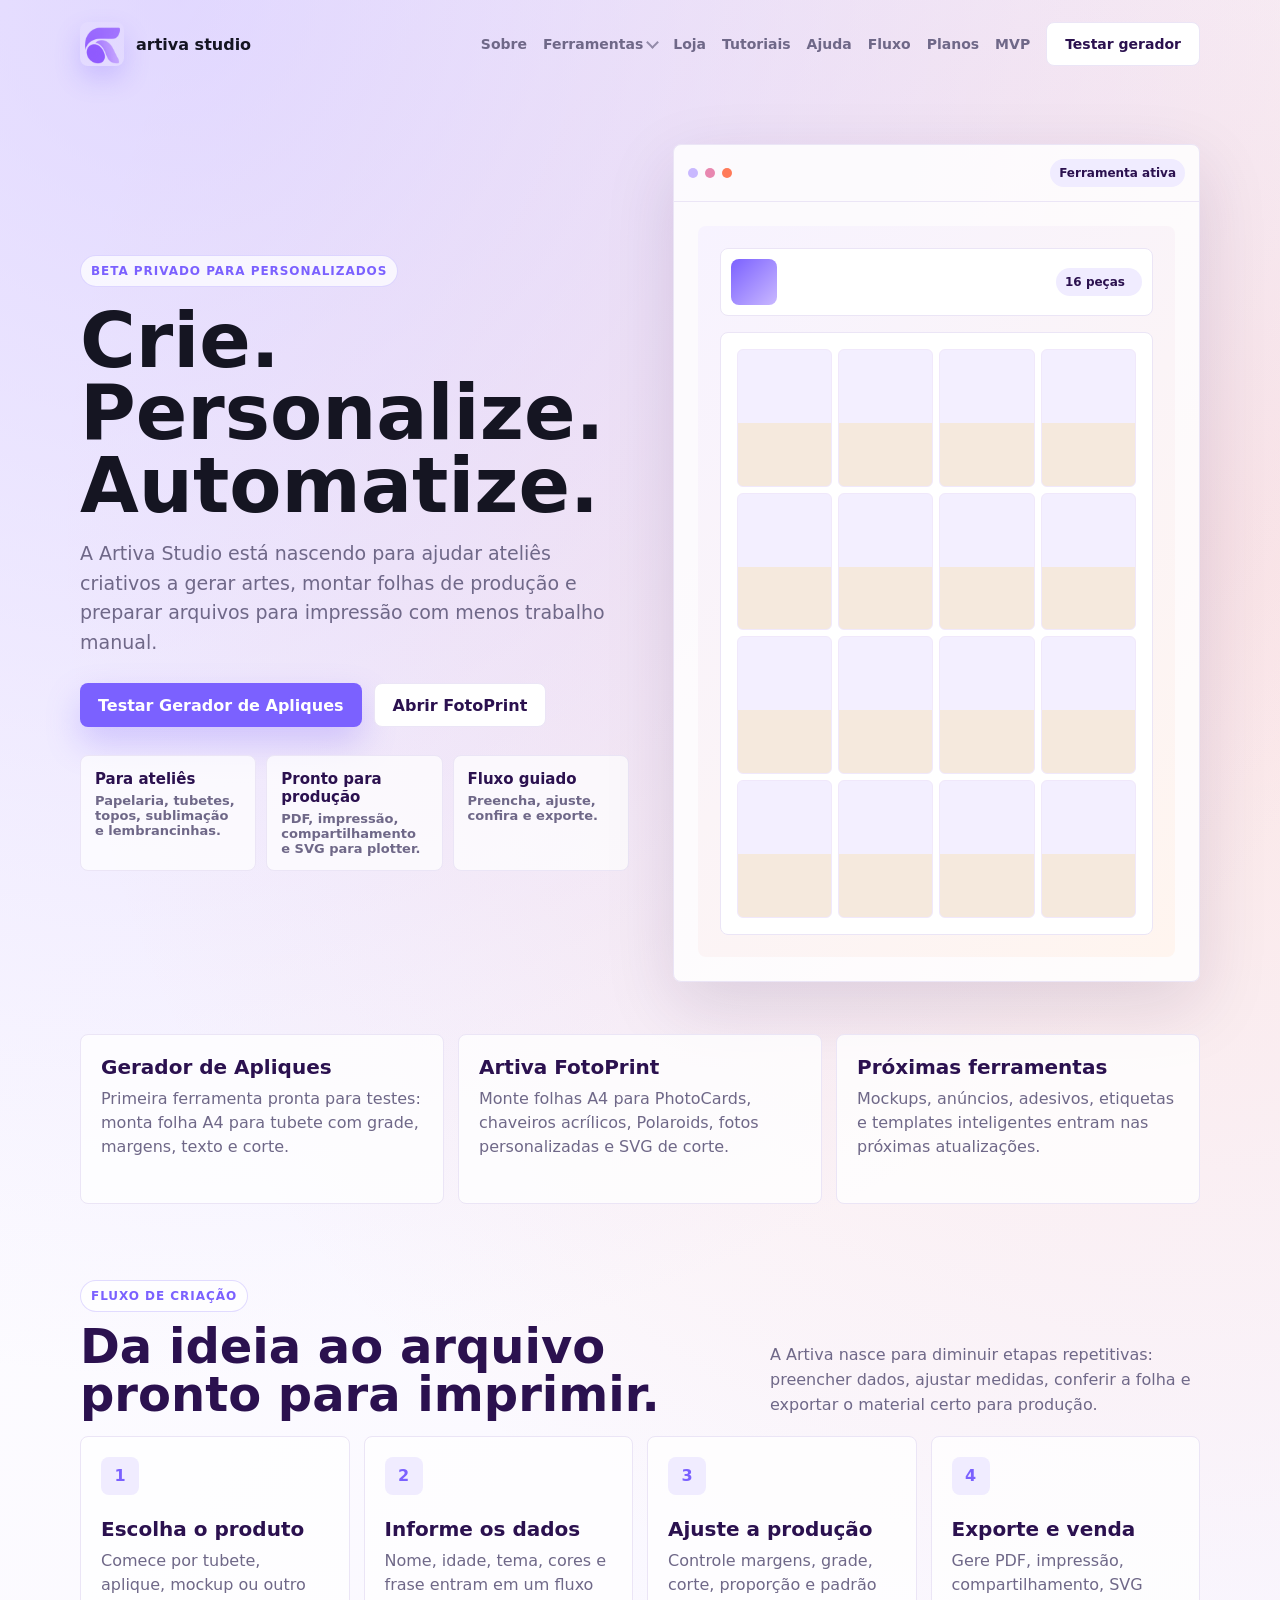
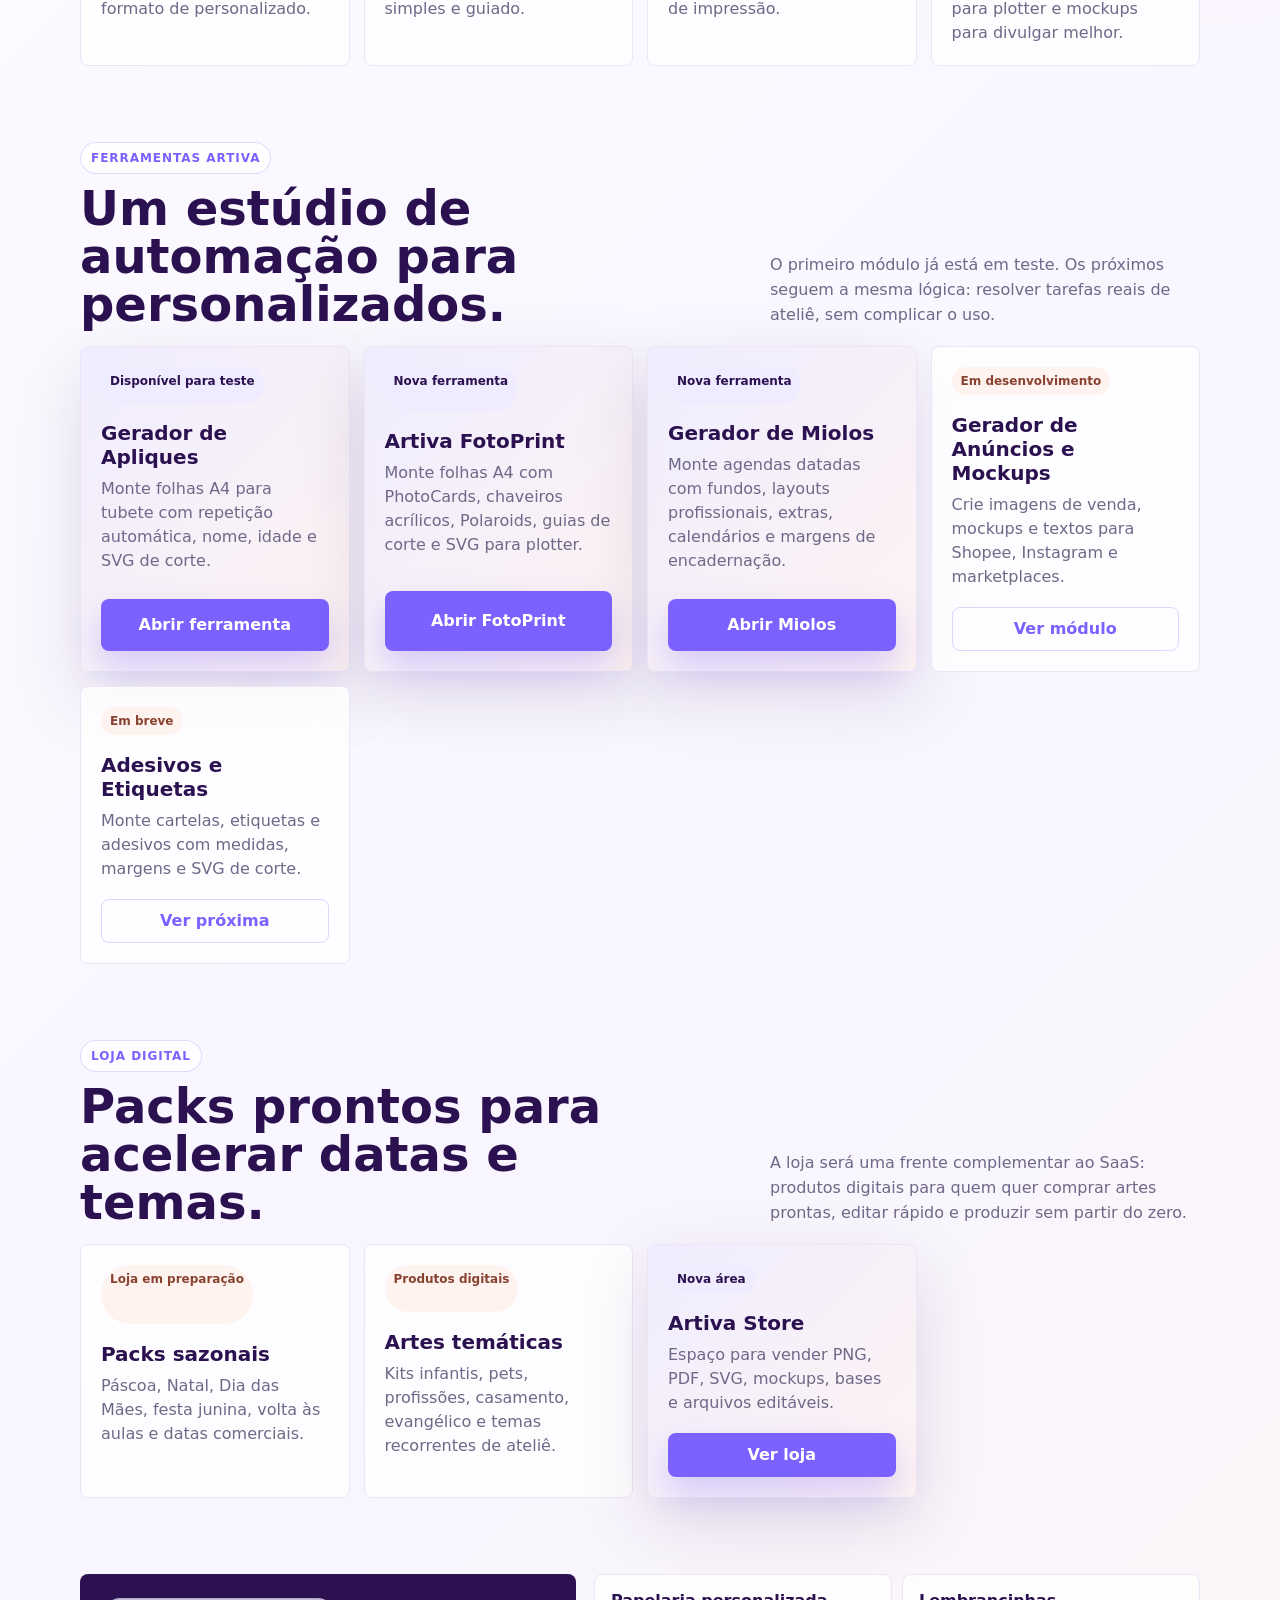
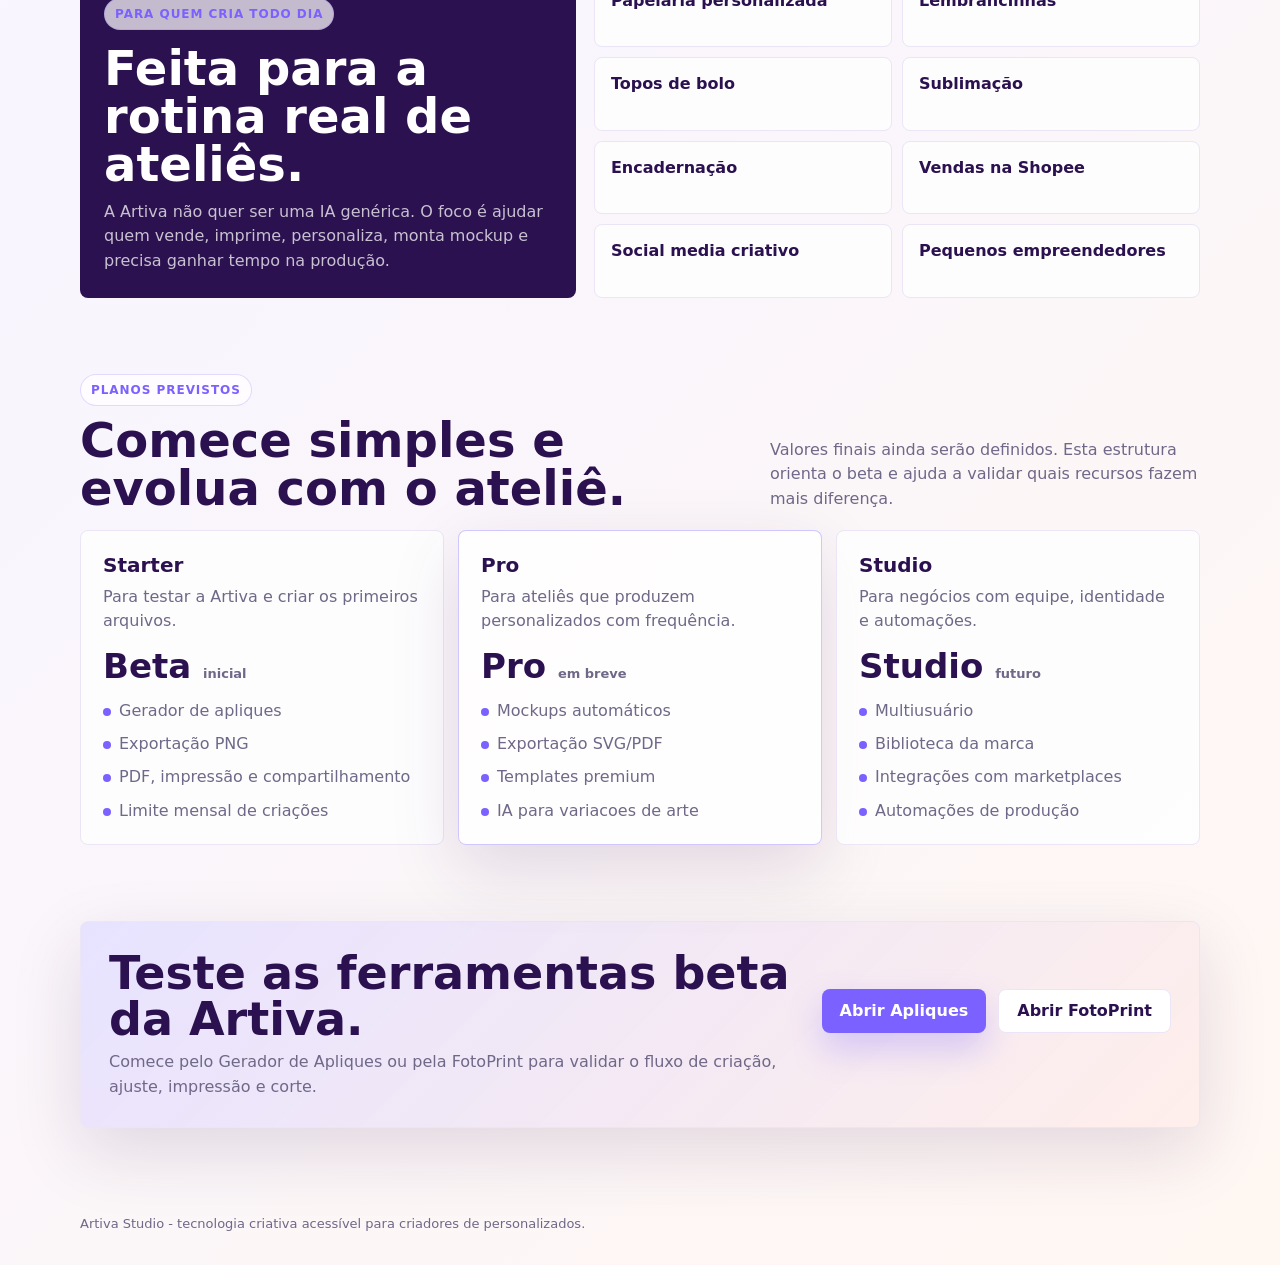
<file: index.html>
<!doctype html>
<html lang="pt-BR">
<head>
  <meta charset="utf-8">
  <meta name="viewport" content="width=device-width, initial-scale=1">
  <title>Artiva Studio - Tecnologia criativa para personalizados</title>
  <meta name="description" content="Artiva Studio é uma plataforma inteligente para criar, personalizar e automatizar artes para ateliês criativos.">
  <style>
    :root {
      --primary: #7b61ff;
      --primary-soft: #c9b8ff;
      --white: #ffffff;
      --coral: #ff7a59;
      --rose: #e887b0;
      --terracotta: #c97b63;
      --cream: #f5e9dd;
      --dark: #2b114f;
      --ink: #151522;
      --muted: #6f6888;
      --line: #ebe5f6;
      --shadow: 0 24px 70px rgba(43, 17, 79, .13);
    }

    * { box-sizing: border-box; }

    body {
      margin: 0;
      min-height: 100vh;
      font-family: Inter, ui-sans-serif, system-ui, -apple-system, BlinkMacSystemFont, "Segoe UI", Arial, sans-serif;
      color: var(--ink);
      background:
        radial-gradient(circle at 14% 0%, rgba(201, 184, 255, .55), transparent 30%),
        radial-gradient(circle at 94% 12%, rgba(255, 122, 89, .16), transparent 28%),
        linear-gradient(135deg, #ffffff 0%, #f8f5ff 58%, #fff7f2 100%);
    }

    a { color: inherit; text-decoration: none; }

    .page {
      min-height: 100vh;
      display: grid;
      grid-template-rows: auto 1fr auto;
    }

    header {
      display: flex;
      align-items: center;
      justify-content: space-between;
      gap: 24px;
      width: min(1120px, calc(100% - 40px));
      margin: 0 auto;
      padding: 22px 0;
    }

    .brand {
      display: flex;
      align-items: center;
      gap: 12px;
      font-weight: 900;
    }

    .brand img {
      width: 44px;
      height: 44px;
      border-radius: 8px;
      object-fit: cover;
      box-shadow: 0 12px 26px rgba(123, 97, 255, .24);
    }

    nav {
      display: flex;
      align-items: center;
      gap: 16px;
      color: var(--muted);
      font-size: 14px;
      font-weight: 800;
    }

    .nav-item {
      position: relative;
    }

    .nav-trigger {
      display: inline-flex;
      align-items: center;
      gap: 5px;
      cursor: default;
    }

    .nav-trigger::after {
      content: "";
      width: 7px;
      height: 7px;
      border-right: 2px solid currentColor;
      border-bottom: 2px solid currentColor;
      transform: translateY(-2px) rotate(45deg);
      opacity: .7;
    }

    .nav-dropdown {
      position: absolute;
      top: calc(100% + 12px);
      left: 0;
      z-index: 30;
      display: grid;
      gap: 6px;
      width: 250px;
      padding: 10px;
      border: 1px solid var(--line);
      border-radius: 8px;
      background: rgba(255, 255, 255, .98);
      box-shadow: var(--shadow);
      opacity: 0;
      pointer-events: none;
      transform: translateY(6px);
      transition: .18s ease;
    }

    .nav-item:hover .nav-dropdown,
    .nav-item:focus-within .nav-dropdown {
      opacity: 1;
      pointer-events: auto;
      transform: translateY(0);
    }

    .nav-dropdown a {
      display: grid;
      gap: 3px;
      padding: 10px;
      border-radius: 8px;
      color: var(--dark);
    }

    .nav-dropdown a:hover {
      background: #f5f1ff;
    }

    .nav-dropdown small {
      color: var(--muted);
      font-size: 12px;
      font-weight: 700;
      line-height: 1.25;
    }

    .mobile-menu {
      display: none;
    }

    .mobile-menu summary {
      display: inline-flex;
      align-items: center;
      justify-content: center;
      min-height: 42px;
      padding: 0 14px;
      border: 1px solid var(--line);
      border-radius: 8px;
      background: white;
      color: var(--dark);
      font-weight: 900;
      list-style: none;
      cursor: pointer;
    }

    .mobile-menu summary::-webkit-details-marker {
      display: none;
    }

    .mobile-links {
      position: absolute;
      left: 20px;
      right: 20px;
      top: 78px;
      z-index: 20;
      display: grid;
      gap: 10px;
      padding: 14px;
      border: 1px solid var(--line);
      border-radius: 8px;
      background: rgba(255, 255, 255, .96);
      box-shadow: var(--shadow);
    }

    .mobile-links a {
      padding: 12px;
      border-radius: 8px;
      color: var(--dark);
      font-weight: 900;
    }

    .mobile-links a.primary {
      background: var(--primary);
      color: white;
      text-align: center;
    }

    .mobile-group {
      display: grid;
      gap: 6px;
      padding: 10px;
      border: 1px solid var(--line);
      border-radius: 8px;
      background: #fbf9ff;
    }

    .mobile-group strong {
      color: var(--dark);
      font-size: 13px;
    }

    .mobile-group a {
      padding: 9px 10px;
      background: white;
      border: 1px solid var(--line);
    }

    .button {
      display: inline-flex;
      align-items: center;
      justify-content: center;
      min-height: 44px;
      padding: 0 18px;
      border-radius: 8px;
      background: var(--primary);
      color: white;
      font-weight: 900;
      box-shadow: 0 16px 34px rgba(123, 97, 255, .28);
    }

    .button.secondary {
      background: white;
      color: var(--dark);
      border: 1px solid var(--line);
      box-shadow: none;
    }

    .button.ghost {
      background: transparent;
      color: var(--primary);
      border: 1px solid rgba(123, 97, 255, .25);
      box-shadow: none;
    }

    main {
      width: min(1120px, calc(100% - 40px));
      margin: 0 auto;
      padding: 56px 0 64px;
    }

    .hero {
      display: grid;
      grid-template-columns: minmax(0, 1.02fr) minmax(360px, .98fr);
      gap: 44px;
      align-items: center;
    }

    .eyebrow {
      display: inline-flex;
      width: fit-content;
      padding: 8px 10px;
      border: 1px solid rgba(123, 97, 255, .22);
      border-radius: 999px;
      background: rgba(255, 255, 255, .72);
      color: var(--primary);
      font-size: 12px;
      font-weight: 900;
      letter-spacing: .08em;
      text-transform: uppercase;
    }

    h1 {
      max-width: 760px;
      margin: 18px 0 16px;
      font-size: clamp(40px, 7vw, 76px);
      line-height: .96;
      letter-spacing: 0;
    }

    .lead {
      max-width: 620px;
      margin: 0 0 26px;
      color: var(--muted);
      font-size: 19px;
      line-height: 1.55;
    }

    .actions {
      display: flex;
      flex-wrap: wrap;
      gap: 12px;
      margin-bottom: 28px;
    }

    .signals {
      display: grid;
      grid-template-columns: repeat(3, minmax(0, 1fr));
      gap: 10px;
      max-width: 640px;
    }

    .signal {
      padding: 14px;
      border: 1px solid var(--line);
      border-radius: 8px;
      background: rgba(255, 255, 255, .72);
      color: var(--muted);
      font-size: 13px;
      font-weight: 800;
    }

    .signal strong {
      display: block;
      margin-bottom: 5px;
      color: var(--dark);
      font-size: 15px;
    }

    .product-card {
      border: 1px solid var(--line);
      border-radius: 8px;
      background: rgba(255, 255, 255, .84);
      box-shadow: var(--shadow);
      overflow: hidden;
    }

    .card-top {
      display: flex;
      align-items: center;
      justify-content: space-between;
      padding: 14px;
      border-bottom: 1px solid var(--line);
    }

    .dots {
      display: flex;
      gap: 7px;
    }

    .dot {
      width: 10px;
      height: 10px;
      border-radius: 50%;
      background: var(--primary-soft);
    }

    .dot:nth-child(2) { background: var(--rose); }
    .dot:nth-child(3) { background: var(--coral); }

    .status {
      padding: 7px 9px;
      border-radius: 999px;
      background: #f0ecff;
      color: var(--dark);
      font-size: 12px;
      font-weight: 900;
    }

    .mock {
      padding: 24px;
    }

    .mock-stage {
      display: grid;
      gap: 16px;
      padding: 22px;
      min-height: 430px;
      border-radius: 8px;
      background: linear-gradient(135deg, #f7f3ff, #fff5ef);
    }

    .tool-row {
      display: grid;
      grid-template-columns: 46px 1fr 86px;
      gap: 12px;
      align-items: center;
      padding: 10px;
      border-radius: 8px;
      background: white;
      border: 1px solid var(--line);
    }

    .tool-icon {
      width: 46px;
      height: 46px;
      border-radius: 8px;
      background: linear-gradient(135deg, var(--primary), var(--primary-soft));
    }

    .tool-line {
      height: 10px;
      border-radius: 999px;
      background: #e9e3f6;
    }

    .tool-line.short { width: 58%; margin-top: 9px; background: #f0e7dd; }

    .canvas-preview {
      display: grid;
      grid-template-columns: repeat(4, 1fr);
      gap: 6px;
      padding: 16px;
      border-radius: 8px;
      background: white;
      border: 1px solid var(--line);
    }

    .piece {
      aspect-ratio: 45 / 65;
      border-radius: 6px;
      background: linear-gradient(180deg, #f3efff 0 54%, var(--cream) 54% 100%);
      border: 1px solid #f0e8fb;
    }

    .features {
      display: grid;
      grid-template-columns: repeat(3, minmax(0, 1fr));
      gap: 14px;
      margin-top: 52px;
    }

    .feature {
      min-height: 170px;
      padding: 20px;
      border: 1px solid var(--line);
      border-radius: 8px;
      background: rgba(255, 255, 255, .78);
    }

    .feature h2 {
      margin: 0 0 8px;
      color: var(--dark);
      font-size: 20px;
    }

    .feature p {
      margin: 0;
      color: var(--muted);
      line-height: 1.5;
    }

    .section {
      margin-top: 76px;
    }

    .section-head {
      display: flex;
      align-items: end;
      justify-content: space-between;
      gap: 24px;
      margin-bottom: 18px;
    }

    .section-head h2 {
      max-width: 620px;
      margin: 10px 0 0;
      color: var(--dark);
      font-size: clamp(30px, 4vw, 48px);
      line-height: 1;
    }

    .section-head p {
      max-width: 430px;
      margin: 0;
      color: var(--muted);
      line-height: 1.55;
    }

    .workflow {
      display: grid;
      grid-template-columns: repeat(4, minmax(0, 1fr));
      gap: 14px;
    }

    .step {
      min-height: 210px;
      padding: 20px;
      border: 1px solid var(--line);
      border-radius: 8px;
      background: rgba(255, 255, 255, .78);
    }

    .step-number {
      display: grid;
      place-items: center;
      width: 38px;
      height: 38px;
      margin-bottom: 22px;
      border-radius: 8px;
      background: #f0ecff;
      color: var(--primary);
      font-weight: 900;
    }

    .step h3, .tool-card h3, .plan h3 {
      margin: 0 0 8px;
      color: var(--dark);
      font-size: 20px;
    }

    .step p, .tool-card p, .plan p {
      margin: 0;
      color: var(--muted);
      line-height: 1.5;
    }

    .tools-grid {
      display: grid;
      grid-template-columns: repeat(4, minmax(0, 1fr));
      gap: 14px;
    }

    .tool-card {
      display: grid;
      gap: 18px;
      min-height: 240px;
      padding: 20px;
      border: 1px solid var(--line);
      border-radius: 8px;
      background: rgba(255, 255, 255, .8);
    }

    .tool-card.active {
      background:
        linear-gradient(135deg, rgba(123, 97, 255, .11), rgba(255, 122, 89, .08)),
        rgba(255, 255, 255, .9);
      box-shadow: var(--shadow);
    }

    .tool-badge {
      width: fit-content;
      padding: 7px 9px;
      border-radius: 999px;
      background: #f0ecff;
      color: var(--dark);
      font-size: 12px;
      font-weight: 900;
    }

    .tool-badge.soon {
      background: #fff3ef;
      color: #884230;
    }

    .audience {
      display: grid;
      grid-template-columns: .9fr 1.1fr;
      gap: 18px;
      align-items: stretch;
    }

    .audience-panel {
      padding: 24px;
      border-radius: 8px;
      background: var(--dark);
      color: white;
    }

    .audience-panel h2 {
      margin: 14px 0 12px;
      font-size: clamp(30px, 4vw, 48px);
      line-height: 1;
    }

    .audience-panel p {
      margin: 0;
      color: rgba(255, 255, 255, .74);
      line-height: 1.55;
    }

    .audience-list {
      display: grid;
      grid-template-columns: repeat(2, minmax(0, 1fr));
      gap: 10px;
    }

    .audience-item {
      padding: 16px;
      border: 1px solid var(--line);
      border-radius: 8px;
      background: rgba(255, 255, 255, .78);
      color: var(--dark);
      font-weight: 900;
    }

    .plans {
      display: grid;
      grid-template-columns: repeat(3, minmax(0, 1fr));
      gap: 14px;
    }

    .plan {
      display: grid;
      gap: 16px;
      padding: 22px;
      border: 1px solid var(--line);
      border-radius: 8px;
      background: rgba(255, 255, 255, .82);
    }

    .plan.featured {
      border-color: rgba(123, 97, 255, .35);
      box-shadow: var(--shadow);
    }

    .price {
      color: var(--dark);
      font-size: 34px;
      font-weight: 900;
      line-height: 1;
    }

    .price span {
      color: var(--muted);
      font-size: 13px;
      font-weight: 800;
    }

    .plan ul {
      display: grid;
      gap: 10px;
      padding: 0;
      margin: 0;
      list-style: none;
      color: var(--muted);
      line-height: 1.45;
    }

    .plan li::before {
      content: "";
      display: inline-block;
      width: 8px;
      height: 8px;
      margin-right: 8px;
      border-radius: 50%;
      background: var(--primary);
    }

    .final-cta {
      display: grid;
      grid-template-columns: 1fr auto;
      gap: 24px;
      align-items: center;
      padding: 28px;
      border-radius: 8px;
      background:
        linear-gradient(135deg, rgba(123, 97, 255, .18), rgba(255, 122, 89, .12)),
        white;
      border: 1px solid var(--line);
      box-shadow: var(--shadow);
    }

    .final-cta h2 {
      margin: 0 0 8px;
      color: var(--dark);
      font-size: clamp(28px, 4vw, 46px);
      line-height: 1;
    }

    .final-cta p {
      margin: 0;
      color: var(--muted);
      line-height: 1.55;
    }

    footer {
      width: min(1120px, calc(100% - 40px));
      margin: 0 auto;
      padding: 24px 0 34px;
      color: var(--muted);
      font-size: 13px;
    }

    @media (max-width: 900px) {
      header { position: relative; align-items: center; }
      nav { display: none; }
      .mobile-menu { display: block; }
      main { padding-top: 30px; }
      .hero { grid-template-columns: 1fr; }
      .signals, .features, .workflow, .tools-grid, .audience, .audience-list, .plans, .final-cta { grid-template-columns: 1fr; }
      .section-head { display: grid; align-items: start; }
      .mock-stage { min-height: auto; }
    }
  </style>
</head>
<body>
  <div class="page">
    <header>
      <a class="brand" href="/">
        <img src="assets/artiva-icone-ui.png" alt="Artiva">
        <span>artiva studio</span>
      </a>
      <nav aria-label="Principal">
        <a href="sobre.html">Sobre</a>
        <div class="nav-item">
          <span class="nav-trigger">Ferramentas</span>
          <div class="nav-dropdown">
            <a href="ferramentas/gerador-apliques-tubete.html">
              Gerador de Apliques
              <small>Folhas A4 para tubetes, apliques e SVG de corte.</small>
            </a>
            <a href="ferramentas/artiva-fotoprint.html">
              Artiva FotoPrint
              <small>PhotoCards, chaveiros, Polaroids e guias de corte.</small>
            </a>
            <a href="ferramentas/gerador-miolos-agenda.html">
              Gerador de Miolos
              <small>Agendas datadas com layouts, fundos e extras.</small>
            </a>
            <a href="#ferramentas">
              Ver todas
              <small>Veja ferramentas disponíveis e próximas atualizações.</small>
            </a>
          </div>
        </div>
        <a href="loja.html">Loja</a>
        <a href="tutoriais.html">Tutoriais</a>
        <a href="faq.html">Ajuda</a>
        <a href="#fluxo">Fluxo</a>
        <a href="#planos">Planos</a>
        <a href="#mvp">MVP</a>
        <a class="button secondary" href="ferramentas/gerador-apliques-tubete.html">Testar gerador</a>
      </nav>
      <details class="mobile-menu">
        <summary>Menu</summary>
        <div class="mobile-links">
          <a href="sobre.html">Sobre</a>
          <div class="mobile-group">
            <strong>Ferramentas</strong>
            <a href="ferramentas/gerador-apliques-tubete.html">Gerador de Apliques</a>
            <a href="ferramentas/artiva-fotoprint.html">Artiva FotoPrint</a>
            <a href="ferramentas/gerador-miolos-agenda.html">Gerador de Miolos</a>
            <a href="#ferramentas">Ver todas</a>
          </div>
          <a href="loja.html">Loja</a>
          <a href="tutoriais.html">Tutoriais</a>
          <a href="faq.html">Ajuda</a>
          <a href="#fluxo">Fluxo</a>
          <a href="#planos">Planos</a>
          <a href="#mvp">MVP</a>
          <a class="primary" href="ferramentas/gerador-apliques-tubete.html">Testar gerador</a>
        </div>
      </details>
    </header>

    <main>
      <section class="hero">
        <div>
          <span class="eyebrow">Beta privado para personalizados</span>
          <h1>Crie. Personalize. Automatize.</h1>
          <p class="lead">A Artiva Studio está nascendo para ajudar ateliês criativos a gerar artes, montar folhas de produção e preparar arquivos para impressão com menos trabalho manual.</p>
          <div class="actions">
            <a class="button" href="ferramentas/gerador-apliques-tubete.html">Testar Gerador de Apliques</a>
            <a class="button secondary" href="ferramentas/artiva-fotoprint.html">Abrir FotoPrint</a>
          </div>
          <div class="signals">
            <div class="signal"><strong>Para ateliês</strong>Papelaria, tubetes, topos, sublimação e lembrancinhas.</div>
            <div class="signal"><strong>Pronto para produção</strong>PDF, impressão, compartilhamento e SVG para plotter.</div>
            <div class="signal"><strong>Fluxo guiado</strong>Preencha, ajuste, confira e exporte.</div>
          </div>
        </div>

        <div class="product-card" id="ferramentas">
          <div class="card-top">
            <div class="dots" aria-hidden="true">
              <span class="dot"></span>
              <span class="dot"></span>
              <span class="dot"></span>
            </div>
            <span class="status">Ferramenta ativa</span>
          </div>
          <div class="mock">
            <div class="mock-stage">
              <div class="tool-row">
                <span class="tool-icon"></span>
                <span>
                  <span class="tool-line"></span>
                  <span class="tool-line short"></span>
                </span>
                <span class="status">16 peças</span>
              </div>
              <div class="canvas-preview" aria-label="Prévia visual de folha A4">
                <span class="piece"></span><span class="piece"></span><span class="piece"></span><span class="piece"></span>
                <span class="piece"></span><span class="piece"></span><span class="piece"></span><span class="piece"></span>
                <span class="piece"></span><span class="piece"></span><span class="piece"></span><span class="piece"></span>
                <span class="piece"></span><span class="piece"></span><span class="piece"></span><span class="piece"></span>
              </div>
            </div>
          </div>
        </div>
      </section>

      <section class="features" id="mvp">
        <article class="feature">
          <h2>Gerador de Apliques</h2>
          <p>Primeira ferramenta pronta para testes: monta folha A4 para tubete com grade, margens, texto e corte.</p>
        </article>
        <article class="feature">
          <h2>Artiva FotoPrint</h2>
          <p>Monte folhas A4 para PhotoCards, chaveiros acrílicos, Polaroids, fotos personalizadas e SVG de corte.</p>
        </article>
        <article class="feature">
          <h2>Próximas ferramentas</h2>
          <p>Mockups, anúncios, adesivos, etiquetas e templates inteligentes entram nas próximas atualizações.</p>
        </article>
      </section>

      <section class="section" id="fluxo">
        <div class="section-head">
          <div>
            <span class="eyebrow">Fluxo de criação</span>
            <h2>Da ideia ao arquivo pronto para imprimir.</h2>
          </div>
          <p>A Artiva nasce para diminuir etapas repetitivas: preencher dados, ajustar medidas, conferir a folha e exportar o material certo para produção.</p>
        </div>
        <div class="workflow">
          <article class="step">
            <span class="step-number">1</span>
            <h3>Escolha o produto</h3>
            <p>Comece por tubete, aplique, mockup ou outro formato de personalizado.</p>
          </article>
          <article class="step">
            <span class="step-number">2</span>
            <h3>Informe os dados</h3>
            <p>Nome, idade, tema, cores e frase entram em um fluxo simples e guiado.</p>
          </article>
          <article class="step">
            <span class="step-number">3</span>
            <h3>Ajuste a produção</h3>
            <p>Controle margens, grade, corte, proporção e padrão de impressão.</p>
          </article>
          <article class="step">
            <span class="step-number">4</span>
            <h3>Exporte e venda</h3>
            <p>Gere PDF, impressão, compartilhamento, SVG para plotter e mockups para divulgar melhor.</p>
          </article>
        </div>
      </section>

      <section class="section">
        <div class="section-head">
          <div>
            <span class="eyebrow">Ferramentas Artiva</span>
            <h2>Um estúdio de automação para personalizados.</h2>
          </div>
          <p>O primeiro módulo já está em teste. Os próximos seguem a mesma lógica: resolver tarefas reais de ateliê, sem complicar o uso.</p>
        </div>
        <div class="tools-grid">
          <article class="tool-card active">
            <span class="tool-badge">Disponível para teste</span>
            <div>
              <h3>Gerador de Apliques</h3>
              <p>Monte folhas A4 para tubete com repetição automática, nome, idade e SVG de corte.</p>
            </div>
            <a class="button" href="ferramentas/gerador-apliques-tubete.html">Abrir ferramenta</a>
          </article>
          <article class="tool-card active">
            <span class="tool-badge">Nova ferramenta</span>
            <div>
              <h3>Artiva FotoPrint</h3>
              <p>Monte folhas A4 com PhotoCards, chaveiros acrílicos, Polaroids, guias de corte e SVG para plotter.</p>
            </div>
            <a class="button" href="ferramentas/artiva-fotoprint.html">Abrir FotoPrint</a>
          </article>
          <article class="tool-card active">
            <span class="tool-badge">Nova ferramenta</span>
            <div>
              <h3>Gerador de Miolos</h3>
              <p>Monte agendas datadas com fundos, layouts profissionais, extras, calendários e margens de encadernação.</p>
            </div>
            <a class="button" href="ferramentas/gerador-miolos-agenda.html">Abrir Miolos</a>
          </article>
          <article class="tool-card">
            <span class="tool-badge soon">Em desenvolvimento</span>
            <div>
              <h3>Gerador de Anúncios e Mockups</h3>
              <p>Crie imagens de venda, mockups e textos para Shopee, Instagram e marketplaces.</p>
            </div>
            <a class="button ghost" href="ferramentas/gerador-anuncios-mockups.html">Ver módulo</a>
          </article>
          <article class="tool-card">
            <span class="tool-badge soon">Em breve</span>
            <div>
              <h3>Adesivos e Etiquetas</h3>
              <p>Monte cartelas, etiquetas e adesivos com medidas, margens e SVG de corte.</p>
            </div>
            <a class="button ghost" href="ferramentas/gerador-adesivos-etiquetas.html">Ver próxima</a>
          </article>
        </div>
      </section>

      <section class="section">
        <div class="section-head">
          <div>
            <span class="eyebrow">Loja digital</span>
            <h2>Packs prontos para acelerar datas e temas.</h2>
          </div>
          <p>A loja será uma frente complementar ao SaaS: produtos digitais para quem quer comprar artes prontas, editar rápido e produzir sem partir do zero.</p>
        </div>
        <div class="tools-grid">
          <article class="tool-card">
            <span class="tool-badge soon">Loja em preparação</span>
            <div>
              <h3>Packs sazonais</h3>
              <p>Páscoa, Natal, Dia das Mães, festa junina, volta às aulas e datas comerciais.</p>
            </div>
          </article>
          <article class="tool-card">
            <span class="tool-badge soon">Produtos digitais</span>
            <div>
              <h3>Artes temáticas</h3>
              <p>Kits infantis, pets, profissões, casamento, evangélico e temas recorrentes de ateliê.</p>
            </div>
          </article>
          <article class="tool-card active">
            <span class="tool-badge">Nova área</span>
            <div>
              <h3>Artiva Store</h3>
              <p>Espaço para vender PNG, PDF, SVG, mockups, bases e arquivos editáveis.</p>
            </div>
            <a class="button" href="loja.html">Ver loja</a>
          </article>
        </div>
      </section>

      <section class="section audience">
        <div class="audience-panel">
          <span class="eyebrow">Para quem cria todo dia</span>
          <h2>Feita para a rotina real de ateliês.</h2>
          <p>A Artiva não quer ser uma IA genérica. O foco é ajudar quem vende, imprime, personaliza, monta mockup e precisa ganhar tempo na produção.</p>
        </div>
        <div class="audience-list">
          <div class="audience-item">Papelaria personalizada</div>
          <div class="audience-item">Lembrancinhas</div>
          <div class="audience-item">Topos de bolo</div>
          <div class="audience-item">Sublimação</div>
          <div class="audience-item">Encadernação</div>
          <div class="audience-item">Vendas na Shopee</div>
          <div class="audience-item">Social media criativo</div>
          <div class="audience-item">Pequenos empreendedores</div>
        </div>
      </section>

      <section class="section" id="planos">
        <div class="section-head">
          <div>
            <span class="eyebrow">Planos previstos</span>
          <h2>Comece simples e evolua com o ateliê.</h2>
          </div>
          <p>Valores finais ainda serão definidos. Esta estrutura orienta o beta e ajuda a validar quais recursos fazem mais diferença.</p>
        </div>
        <div class="plans">
          <article class="plan">
            <div>
              <h3>Starter</h3>
              <p>Para testar a Artiva e criar os primeiros arquivos.</p>
            </div>
            <div class="price">Beta <span>inicial</span></div>
            <ul>
              <li>Gerador de apliques</li>
              <li>Exportação PNG</li>
              <li>PDF, impressão e compartilhamento</li>
              <li>Limite mensal de criações</li>
            </ul>
          </article>
          <article class="plan featured">
            <div>
              <h3>Pro</h3>
              <p>Para ateliês que produzem personalizados com frequência.</p>
            </div>
            <div class="price">Pro <span>em breve</span></div>
            <ul>
              <li>Mockups automáticos</li>
              <li>Exportação SVG/PDF</li>
              <li>Templates premium</li>
              <li>IA para variacoes de arte</li>
            </ul>
          </article>
          <article class="plan">
            <div>
              <h3>Studio</h3>
              <p>Para negócios com equipe, identidade e automações.</p>
            </div>
            <div class="price">Studio <span>futuro</span></div>
            <ul>
              <li>Multiusuário</li>
              <li>Biblioteca da marca</li>
              <li>Integrações com marketplaces</li>
              <li>Automações de produção</li>
            </ul>
          </article>
        </div>
      </section>

      <section class="section final-cta">
        <div>
          <h2>Teste as ferramentas beta da Artiva.</h2>
          <p>Comece pelo Gerador de Apliques ou pela FotoPrint para validar o fluxo de criação, ajuste, impressão e corte.</p>
        </div>
        <div class="actions">
          <a class="button" href="ferramentas/gerador-apliques-tubete.html">Abrir Apliques</a>
          <a class="button secondary" href="ferramentas/artiva-fotoprint.html">Abrir FotoPrint</a>
        </div>
      </section>
    </main>

    <footer>
      Artiva Studio - tecnologia criativa acessível para criadores de personalizados.
    </footer>
  </div>
</body>
</html>
</file>
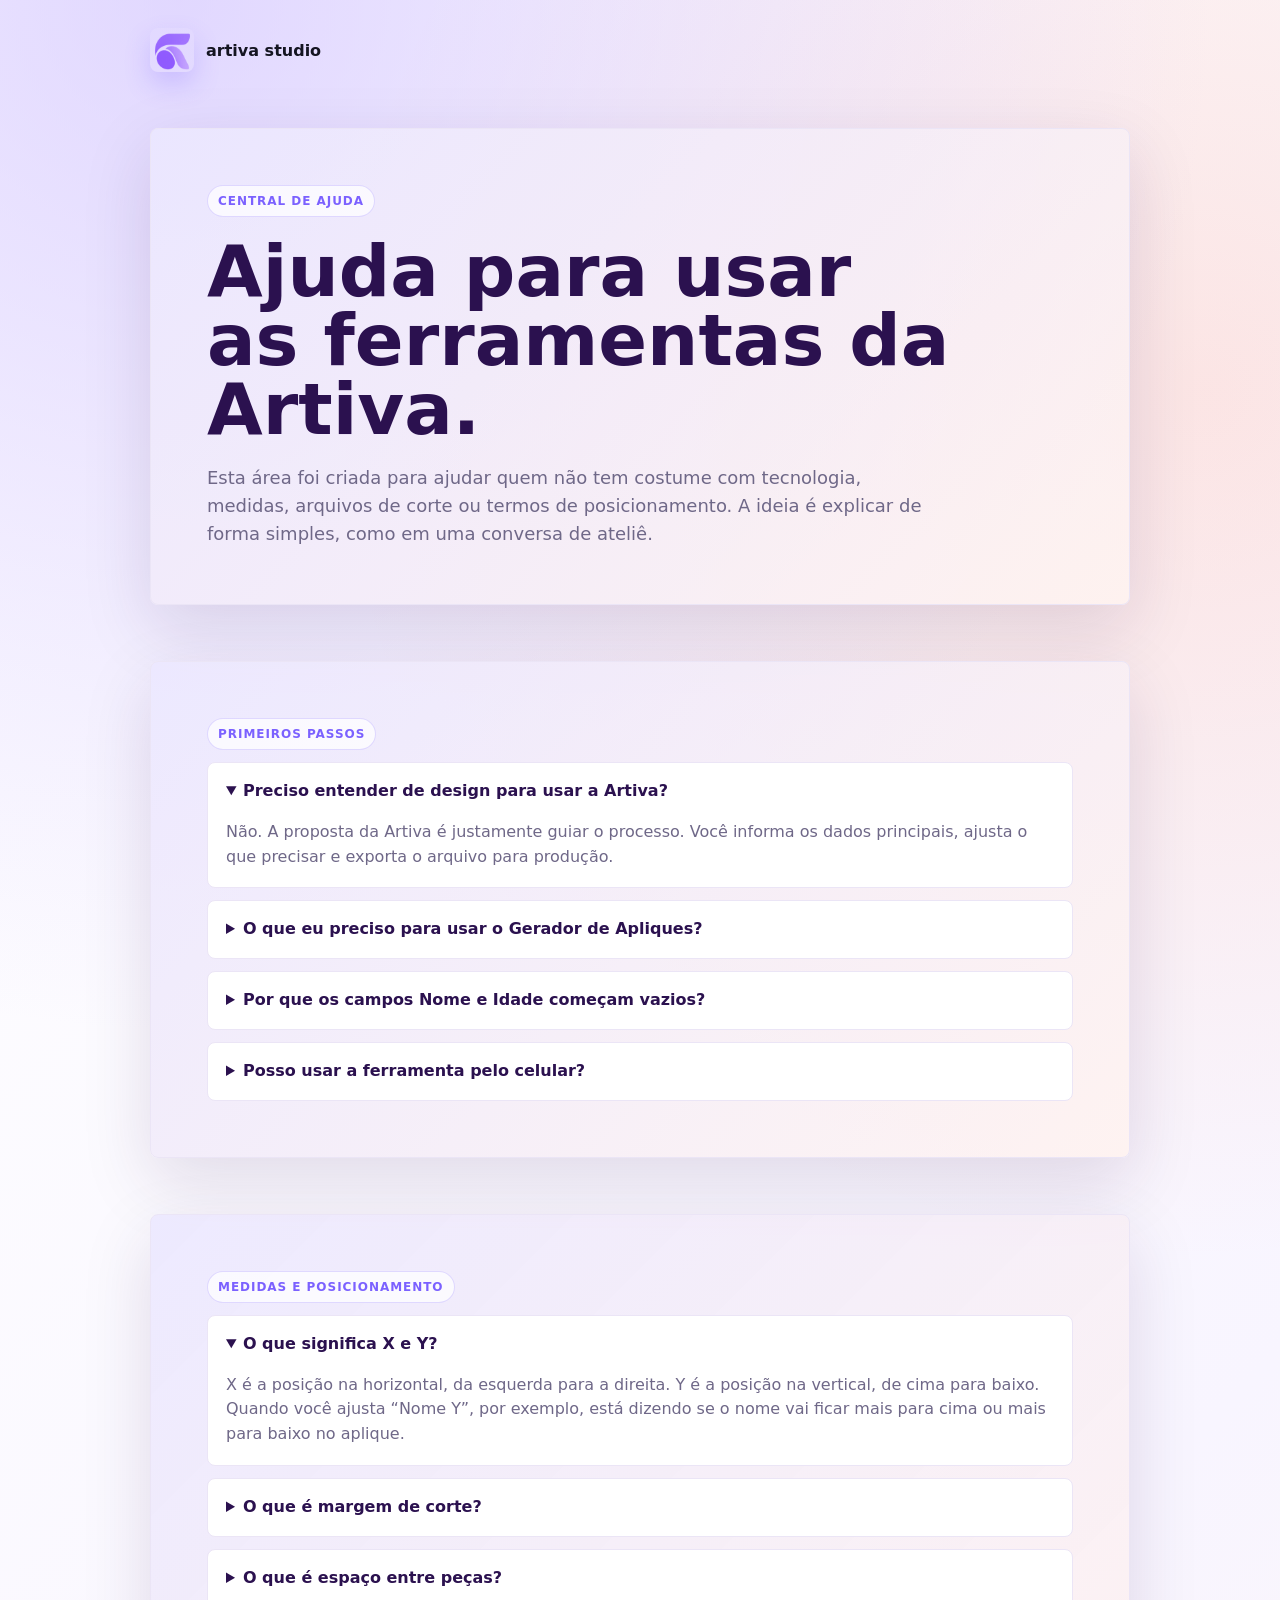
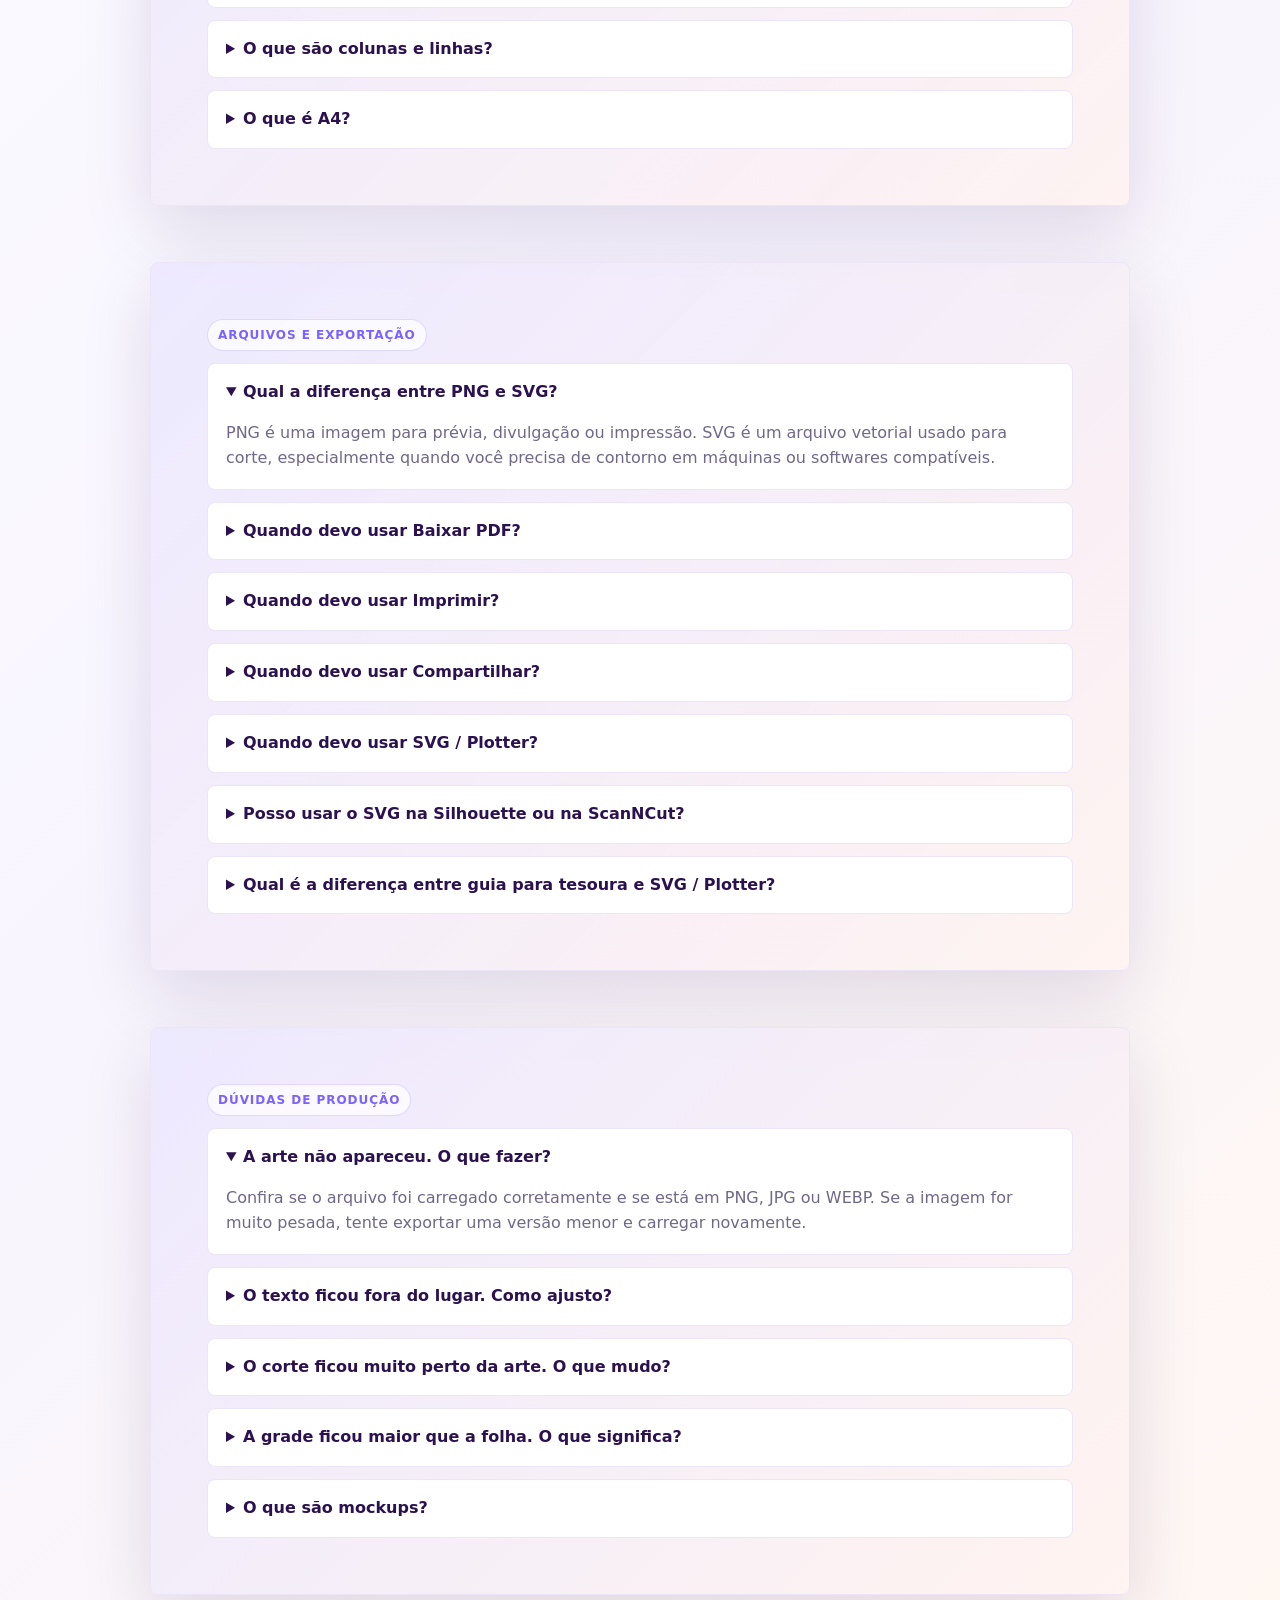
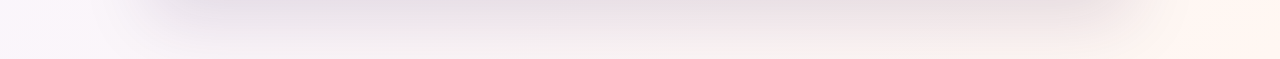
<file: faq.html>
<!doctype html>
<html lang="pt-BR">
<head>
  <meta charset="utf-8">
  <meta name="viewport" content="width=device-width, initial-scale=1">
  <title>Ajuda e Dúvidas - Artiva Studio</title>
  <link rel="stylesheet" href="style.css">
</head>
<body class="simple-page">
  <main class="simple-shell">
    <a class="brand" href="./">
      <img src="assets/artiva-icone-ui.png" alt="Artiva">
      <span>artiva studio</span>
    </a>

    <section class="simple-card">
      <span class="eyebrow">Central de ajuda</span>
      <h1>Ajuda para usar as ferramentas da Artiva.</h1>
      <p>Esta área foi criada para ajudar quem não tem costume com tecnologia, medidas, arquivos de corte ou termos de posicionamento. A ideia é explicar de forma simples, como em uma conversa de ateliê.</p>
    </section>

    <section class="simple-card faq-list">
      <span class="eyebrow">Primeiros passos</span>
      <details open>
        <summary>Preciso entender de design para usar a Artiva?</summary>
        <p>Não. A proposta da Artiva é justamente guiar o processo. Você informa os dados principais, ajusta o que precisar e exporta o arquivo para produção.</p>
      </details>
      <details>
        <summary>O que eu preciso para usar o Gerador de Apliques?</summary>
        <p>Você precisa de uma arte base em PNG, JPG ou WEBP. O ideal é usar uma imagem com boa qualidade e, se possível, fundo transparente.</p>
      </details>
      <details>
        <summary>Por que os campos Nome e Idade começam vazios?</summary>
        <p>Para evitar que dados de exemplo saiam por engano na produção. Mesmo vazios, a prévia mostra “Nome” e “Idade” como guia visual.</p>
      </details>
      <details>
        <summary>Posso usar a ferramenta pelo celular?</summary>
        <p>A interface foi pensada para funcionar em telas menores, mas a produção de arquivos e ajustes finos costuma ser mais confortável no computador.</p>
      </details>
    </section>

    <section class="simple-card faq-list">
      <span class="eyebrow">Medidas e posicionamento</span>
      <details open>
        <summary>O que significa X e Y?</summary>
        <p>X é a posição na horizontal, da esquerda para a direita. Y é a posição na vertical, de cima para baixo. Quando você ajusta “Nome Y”, por exemplo, está dizendo se o nome vai ficar mais para cima ou mais para baixo no aplique.</p>
      </details>
      <details>
        <summary>O que é margem de corte?</summary>
        <p>É uma folga ao redor da arte para o corte não ficar grudado demais no desenho. Uma margem pequena deixa o corte mais próximo; uma margem maior deixa mais respiro.</p>
      </details>
      <details>
        <summary>O que é espaço entre peças?</summary>
        <p>É a distância entre um aplique e outro na folha. Esse espaço ajuda na hora de cortar e evita que as peças fiquem muito coladas.</p>
      </details>
      <details>
        <summary>O que são colunas e linhas?</summary>
        <p>Colunas são quantas peças aparecem lado a lado. Linhas são quantas fileiras aparecem de cima para baixo. Por exemplo, 4 colunas e 4 linhas formam 16 peças na folha.</p>
      </details>
      <details>
        <summary>O que é A4?</summary>
        <p>A4 é o tamanho de folha mais comum para impressão caseira e de gráfica rápida. A ferramenta monta a prévia nesse formato para facilitar a produção.</p>
      </details>
    </section>

    <section class="simple-card faq-list">
      <span class="eyebrow">Arquivos e exportação</span>
      <details open>
        <summary>Qual a diferença entre PNG e SVG?</summary>
        <p>PNG é uma imagem para prévia, divulgação ou impressão. SVG é um arquivo vetorial usado para corte, especialmente quando você precisa de contorno em máquinas ou softwares compatíveis.</p>
      </details>
      <details>
        <summary>Quando devo usar Baixar PDF?</summary>
        <p>Use Baixar PDF para salvar a folha pronta no celular ou computador. É a opção mais segura para guardar, enviar pelo WhatsApp, mandar para gráfica ou imprimir depois.</p>
      </details>
      <details>
        <summary>Quando devo usar Imprimir?</summary>
        <p>Use Imprimir quando quiser mandar a folha direto para a impressora. Se o navegador bloquear a janela, use Baixar PDF e imprima o arquivo salvo.</p>
      </details>
      <details>
        <summary>Quando devo usar Compartilhar?</summary>
        <p>Use Compartilhar para enviar o PDF pelo celular, por exemplo para WhatsApp, Drive ou outro aplicativo. Quando o navegador não permite compartilhamento direto, a ferramenta baixa o PDF como alternativa.</p>
      </details>
      <details>
        <summary>Quando devo usar SVG / Plotter?</summary>
        <p>Use SVG / Plotter quando precisar do arquivo de corte para Silhouette, ScanNCut, CanvasWorkspace ou outro fluxo que aceite vetor.</p>
      </details>
      <details>
        <summary>Posso usar o SVG na Silhouette ou na ScanNCut?</summary>
        <p>Sim. O SVG é o formato recomendado nesta fase para fluxos de corte. Na Silhouette, importe o SVG no programa compatível com esse formato. Na ScanNCut, use o CanvasWorkspace para abrir ou converter o SVG. Antes de cortar, sempre confira se a escala da folha A4 e das peças está correta.</p>
      </details>
      <details>
        <summary>Qual é a diferença entre guia para tesoura e SVG / Plotter?</summary>
        <p>A guia para tesoura ou estilete aparece no PDF impresso, ajudando no corte manual. O SVG / Plotter é um arquivo separado para máquinas de corte, por isso pode ser usado sem marcas visuais na impressão.</p>
      </details>
    </section>

    <section class="simple-card faq-list">
      <span class="eyebrow">Dúvidas de produção</span>
      <details open>
        <summary>A arte não apareceu. O que fazer?</summary>
        <p>Confira se o arquivo foi carregado corretamente e se está em PNG, JPG ou WEBP. Se a imagem for muito pesada, tente exportar uma versão menor e carregar novamente.</p>
      </details>
      <details>
        <summary>O texto ficou fora do lugar. Como ajusto?</summary>
        <p>Use os campos de posição, principalmente “Nome Y” e “Idade Y”. Aumentar o número desce o texto; diminuir o número sobe o texto.</p>
      </details>
      <details>
        <summary>O corte ficou muito perto da arte. O que mudo?</summary>
        <p>Aumente a margem de corte. Isso cria mais espaço ao redor do desenho no arquivo de contorno.</p>
      </details>
      <details>
        <summary>A grade ficou maior que a folha. O que significa?</summary>
        <p>Significa que o tamanho das peças, o espaço entre elas ou a quantidade de linhas e colunas não cabe na área segura da A4. Reduza o tamanho, diminua o espaço ou use menos peças.</p>
      </details>
      <details>
        <summary>O que são mockups?</summary>
        <p>Mockups são imagens de apresentação que mostram como a arte ficaria aplicada em um produto, como tubete, chaveiro, adesivo, ecobag ou placa MDF.</p>
      </details>
    </section>
  </main>
</body>
</html>
</file>
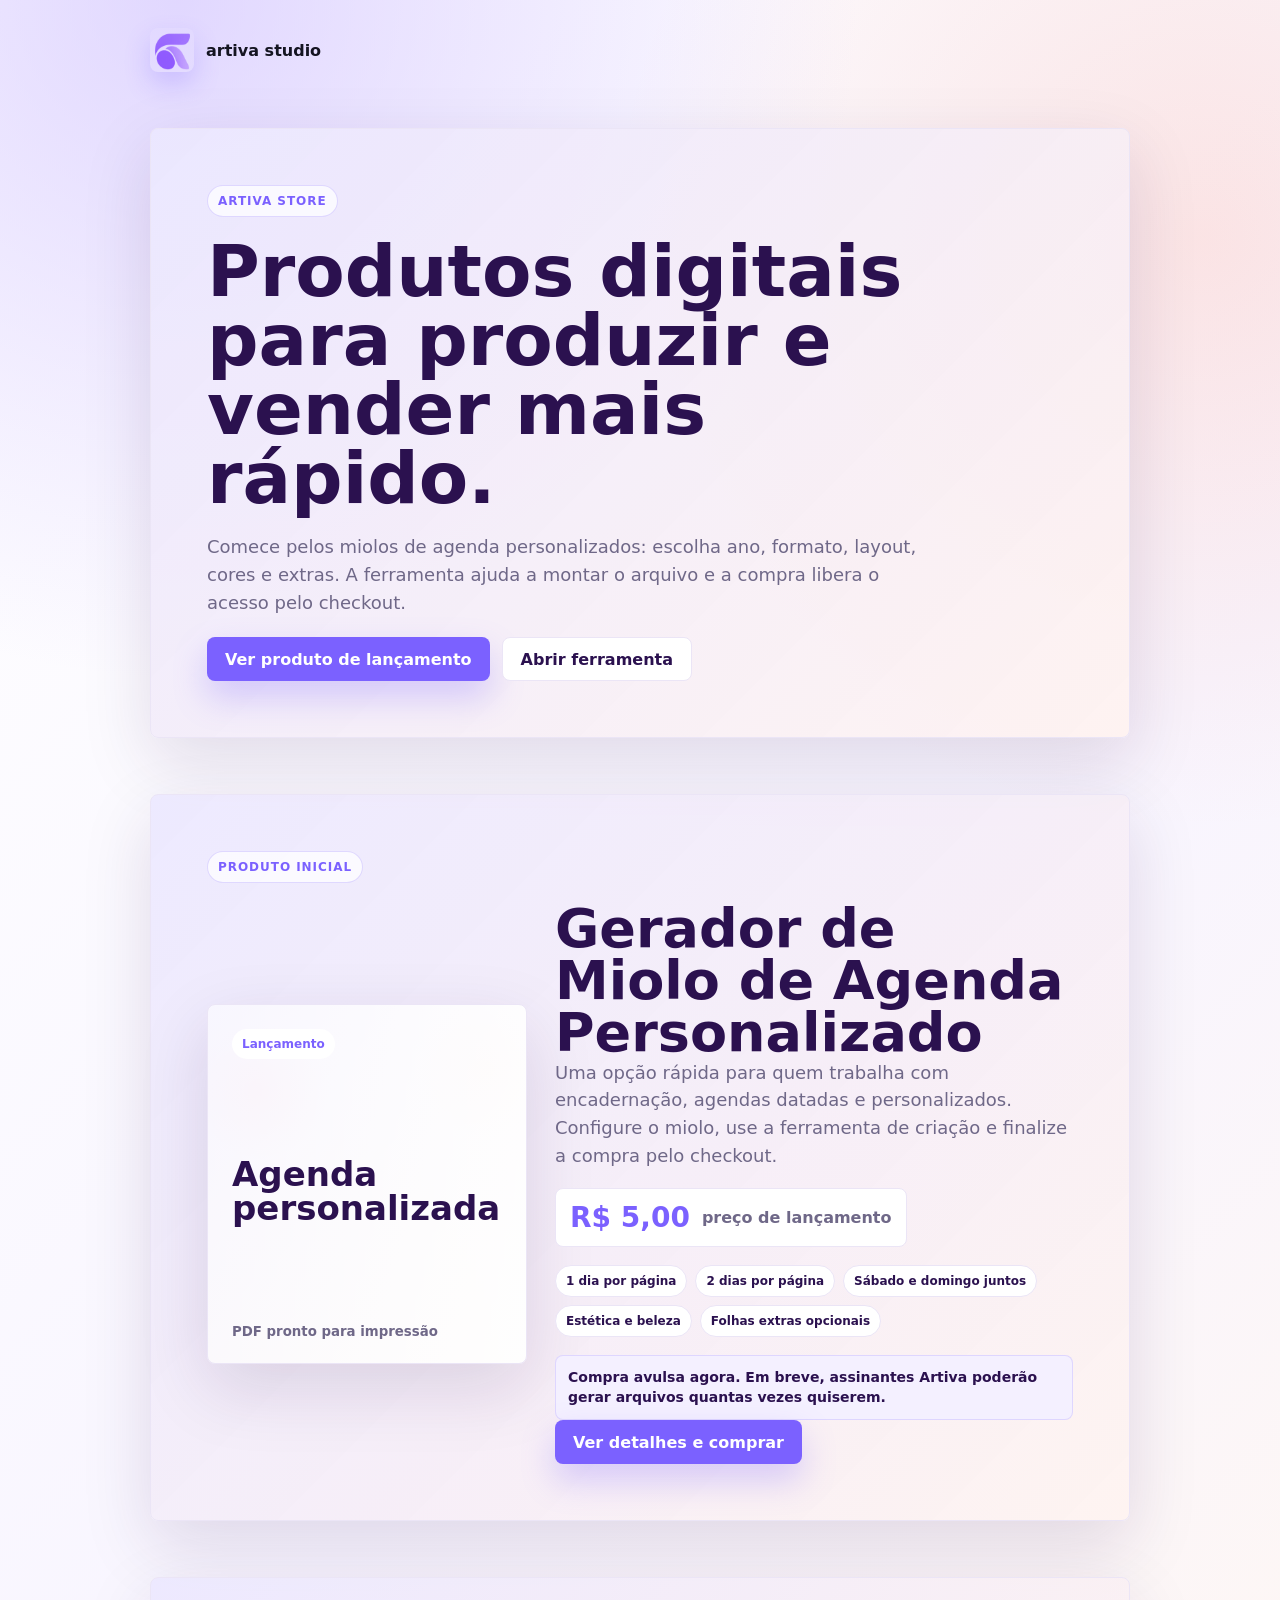
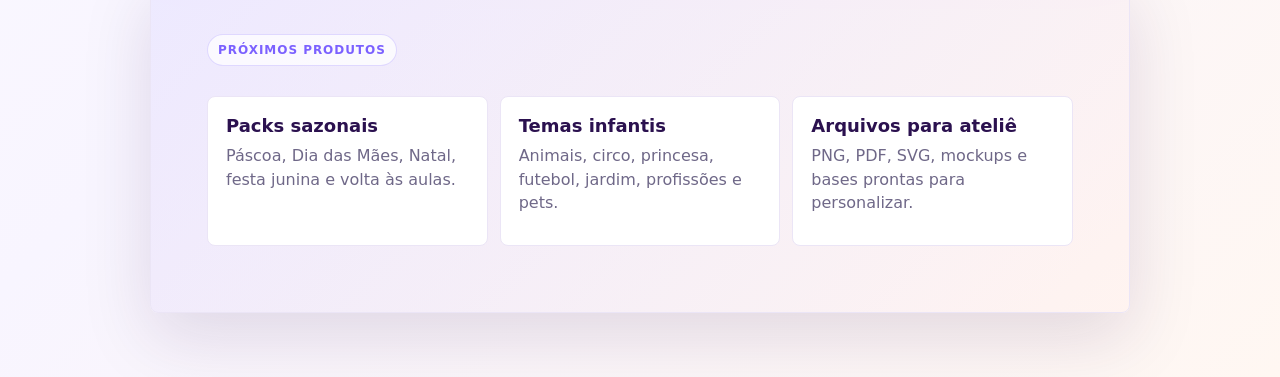
<file: loja.html>
<!doctype html>
<html lang="pt-BR">
<head>
  <meta charset="utf-8">
  <meta name="viewport" content="width=device-width, initial-scale=1">
  <title>Artiva Store - Produtos Digitais</title>
  <link rel="stylesheet" href="style.css">
</head>
<body class="simple-page">
  <main class="simple-shell">
    <a class="brand" href="./">
      <img src="assets/artiva-icone-ui.png" alt="Artiva">
      <span>artiva studio</span>
    </a>

    <section class="simple-card store-hero">
      <span class="eyebrow">Artiva Store</span>
      <h1>Produtos digitais para produzir e vender mais rápido.</h1>
      <p>Comece pelos miolos de agenda personalizados: escolha ano, formato, layout, cores e extras. A ferramenta ajuda a montar o arquivo e a compra libera o acesso pelo checkout.</p>
      <div class="inline-actions">
        <a class="button" href="produto-miolo-agenda.html">Ver produto de lançamento</a>
        <a class="button secondary-link" href="ferramentas/gerador-miolos-agenda.html">Abrir ferramenta</a>
      </div>
    </section>

    <section class="simple-card">
      <span class="eyebrow">Produto inicial</span>
      <div class="store-product">
        <div class="product-preview agenda-preview-card">
          <span>Lançamento</span>
          <strong>Agenda personalizada</strong>
          <small>PDF pronto para impressão</small>
        </div>
        <div>
          <h1 class="product-title">Gerador de Miolo de Agenda Personalizado</h1>
          <p>Uma opção rápida para quem trabalha com encadernação, agendas datadas e personalizados. Configure o miolo, use a ferramenta de criação e finalize a compra pelo checkout.</p>
          <div class="price-box">
            <strong>R$ 5,00</strong>
            <span>preço de lançamento</span>
          </div>
          <div class="feature-list">
            <span>1 dia por página</span>
            <span>2 dias por página</span>
            <span>Sábado e domingo juntos</span>
            <span>Estética e beleza</span>
            <span>Folhas extras opcionais</span>
          </div>
          <p class="subscription-note">Compra avulsa agora. Em breve, assinantes Artiva poderão gerar arquivos quantas vezes quiserem.</p>
          <a class="button" href="produto-miolo-agenda.html">Ver detalhes e comprar</a>
        </div>
      </div>
    </section>

    <section class="simple-card">
      <span class="eyebrow">Próximos produtos</span>
      <div class="simple-grid product-grid">
        <div><strong>Packs sazonais</strong><span>Páscoa, Dia das Mães, Natal, festa junina e volta às aulas.</span></div>
        <div><strong>Temas infantis</strong><span>Animais, circo, princesa, futebol, jardim, profissões e pets.</span></div>
        <div><strong>Arquivos para ateliê</strong><span>PNG, PDF, SVG, mockups e bases prontas para personalizar.</span></div>
      </div>
    </section>
  </main>
</body>
</html>
</file>
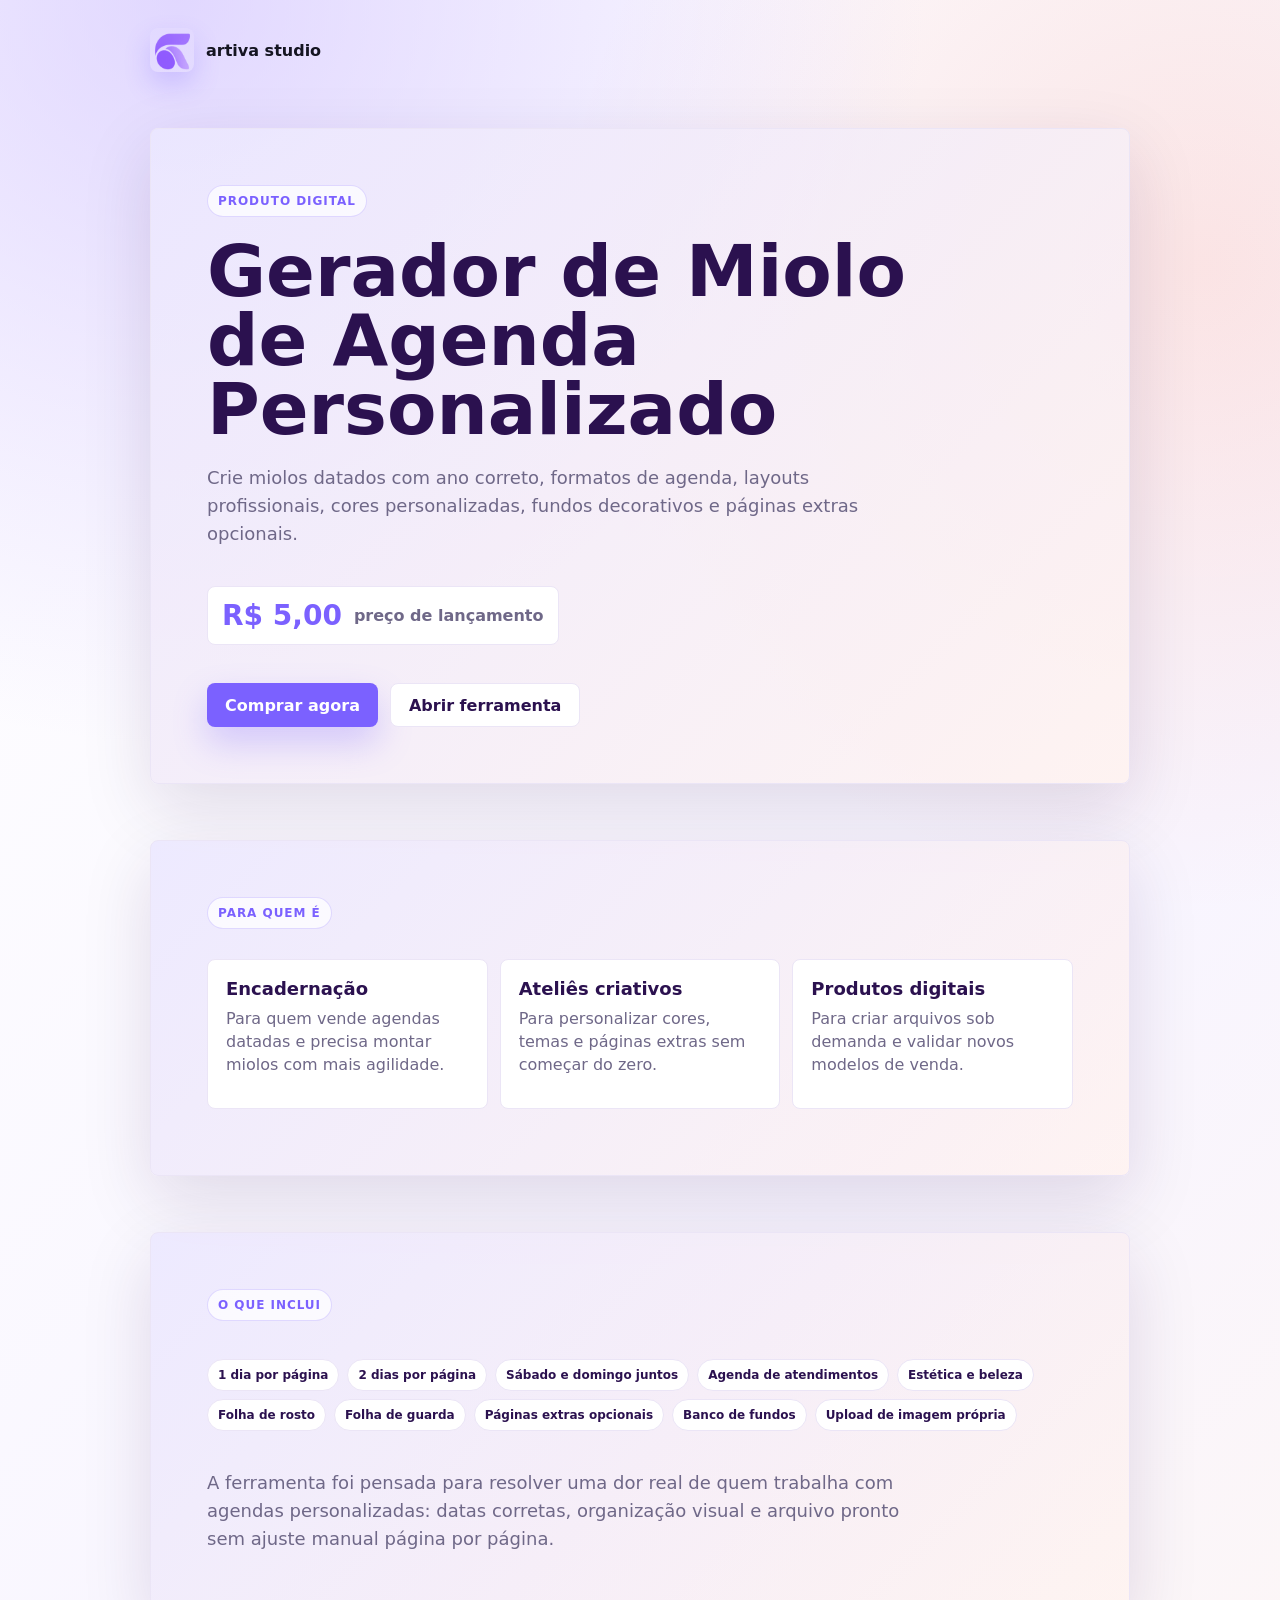
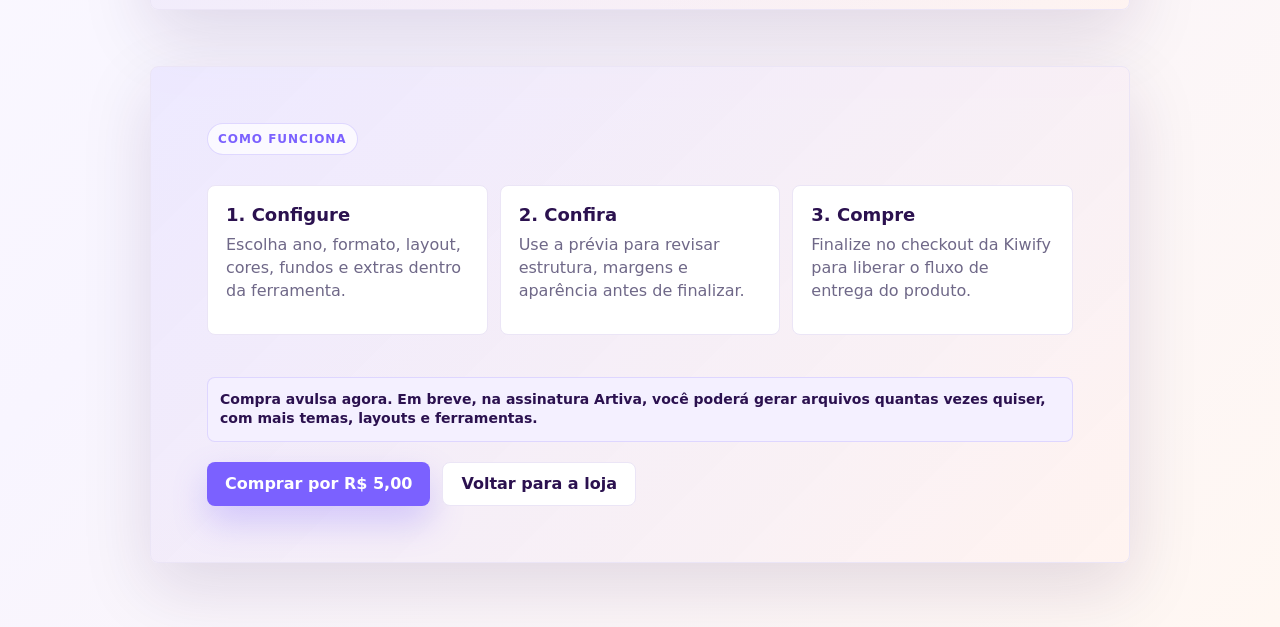
<file: produto-miolo-agenda.html>
<!doctype html>
<html lang="pt-BR">
<head>
  <meta charset="utf-8">
  <meta name="viewport" content="width=device-width, initial-scale=1">
  <title>Gerador de Miolo de Agenda Personalizado - Artiva Store</title>
  <link rel="stylesheet" href="style.css">
</head>
<body class="simple-page">
  <main class="simple-shell">
    <a class="brand" href="./">
      <img src="assets/artiva-icone-ui.png" alt="Artiva">
      <span>artiva studio</span>
    </a>

    <section class="simple-card store-hero">
      <span class="eyebrow">Produto digital</span>
      <h1>Gerador de Miolo de Agenda Personalizado</h1>
      <p>Crie miolos datados com ano correto, formatos de agenda, layouts profissionais, cores personalizadas, fundos decorativos e páginas extras opcionais.</p>
      <div class="price-box">
        <strong>R$ 5,00</strong>
        <span>preço de lançamento</span>
      </div>
      <div class="inline-actions">
        <a class="button" href="https://pay.kiwify.com.br/5nkPRdJ">Comprar agora</a>
        <a class="button secondary-link" href="ferramentas/gerador-miolos-agenda.html">Abrir ferramenta</a>
      </div>
    </section>

    <section class="simple-card">
      <span class="eyebrow">Para quem é</span>
      <div class="simple-grid">
        <div><strong>Encadernação</strong><span>Para quem vende agendas datadas e precisa montar miolos com mais agilidade.</span></div>
        <div><strong>Ateliês criativos</strong><span>Para personalizar cores, temas e páginas extras sem começar do zero.</span></div>
        <div><strong>Produtos digitais</strong><span>Para criar arquivos sob demanda e validar novos modelos de venda.</span></div>
      </div>
    </section>

    <section class="simple-card">
      <span class="eyebrow">O que inclui</span>
      <div class="feature-list">
        <span>1 dia por página</span>
        <span>2 dias por página</span>
        <span>Sábado e domingo juntos</span>
        <span>Agenda de atendimentos</span>
        <span>Estética e beleza</span>
        <span>Folha de rosto</span>
        <span>Folha de guarda</span>
        <span>Páginas extras opcionais</span>
        <span>Banco de fundos</span>
        <span>Upload de imagem própria</span>
      </div>
      <p>A ferramenta foi pensada para resolver uma dor real de quem trabalha com agendas personalizadas: datas corretas, organização visual e arquivo pronto sem ajuste manual página por página.</p>
    </section>

    <section class="simple-card">
      <span class="eyebrow">Como funciona</span>
      <div class="simple-grid">
        <div><strong>1. Configure</strong><span>Escolha ano, formato, layout, cores, fundos e extras dentro da ferramenta.</span></div>
        <div><strong>2. Confira</strong><span>Use a prévia para revisar estrutura, margens e aparência antes de finalizar.</span></div>
        <div><strong>3. Compre</strong><span>Finalize no checkout da Kiwify para liberar o fluxo de entrega do produto.</span></div>
      </div>
      <p class="subscription-note">Compra avulsa agora. Em breve, na assinatura Artiva, você poderá gerar arquivos quantas vezes quiser, com mais temas, layouts e ferramentas.</p>
      <div class="inline-actions">
        <a class="button" href="https://pay.kiwify.com.br/5nkPRdJ">Comprar por R$ 5,00</a>
        <a class="button secondary-link" href="loja.html">Voltar para a loja</a>
      </div>
    </section>
  </main>
</body>
</html>
</file>
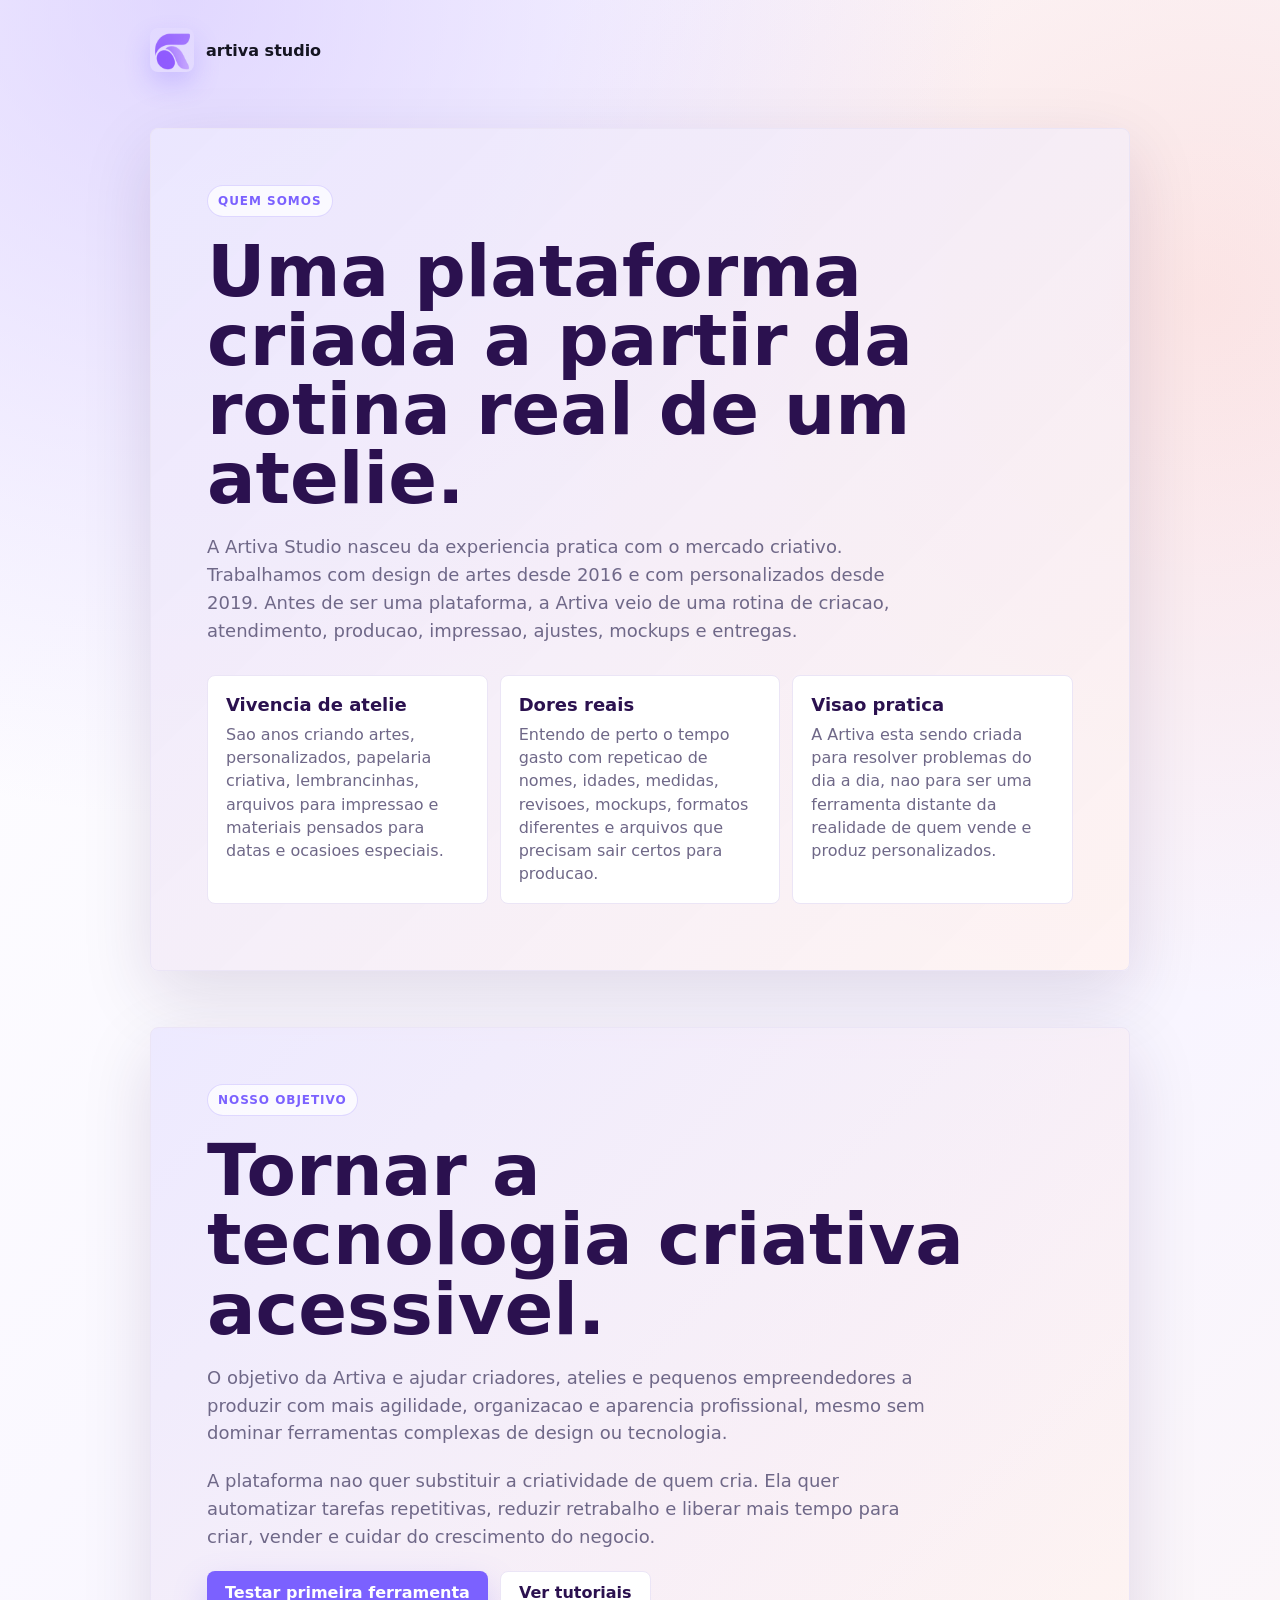
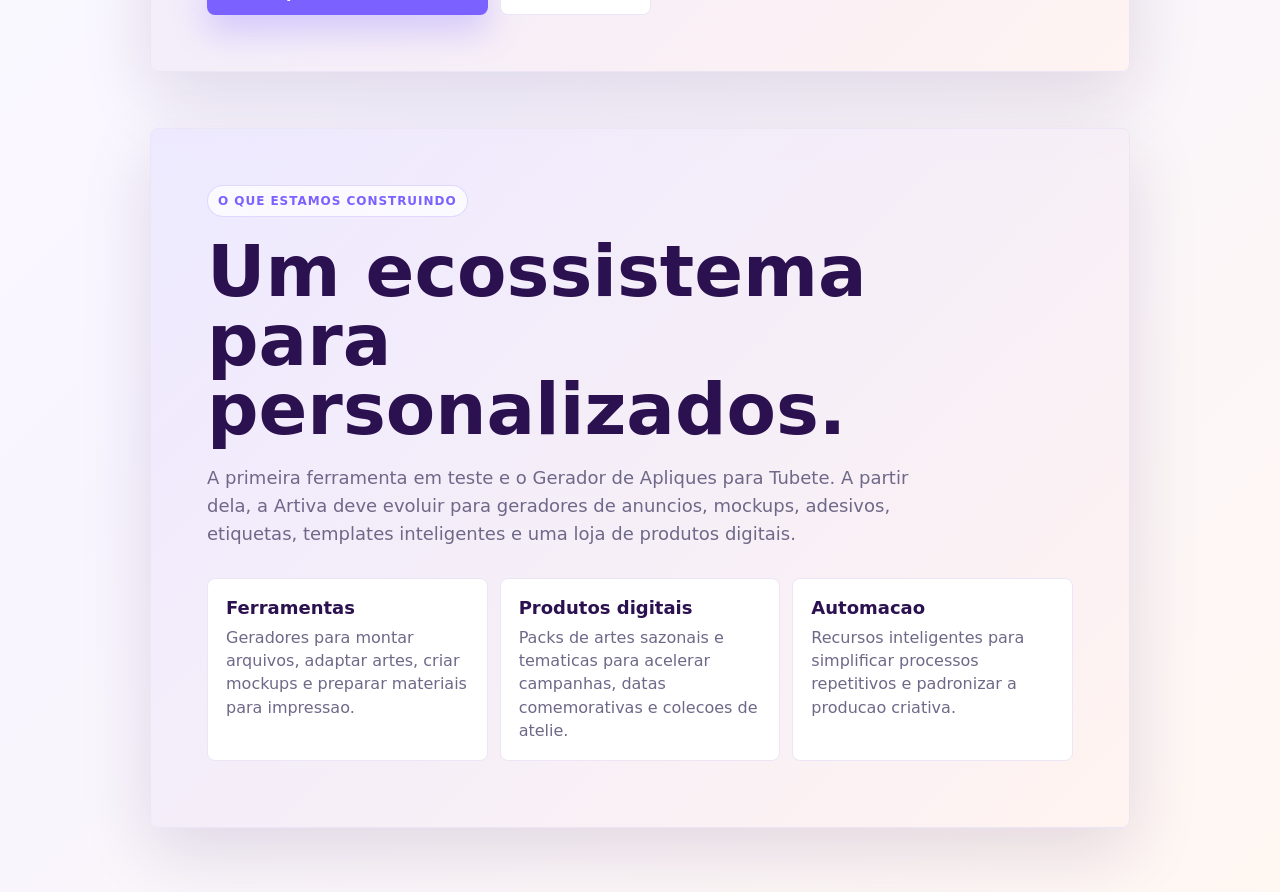
<file: sobre.html>
<!doctype html>
<html lang="pt-BR">
<head>
  <meta charset="utf-8">
  <meta name="viewport" content="width=device-width, initial-scale=1">
  <title>Sobre a Artiva Studio</title>
  <link rel="stylesheet" href="style.css">
</head>
<body class="simple-page">
  <main class="simple-shell">
    <a class="brand" href="./">
      <img src="assets/artiva-icone-ui.png" alt="Artiva">
      <span>artiva studio</span>
    </a>

    <section class="simple-card">
      <span class="eyebrow">Quem somos</span>
      <h1>Uma plataforma criada a partir da rotina real de um atelie.</h1>
      <p>A Artiva Studio nasceu da experiencia pratica com o mercado criativo. Trabalhamos com design de artes desde 2016 e com personalizados desde 2019. Antes de ser uma plataforma, a Artiva veio de uma rotina de criacao, atendimento, producao, impressao, ajustes, mockups e entregas.</p>

      <div class="simple-grid product-grid">
        <div>
          <strong>Vivencia de atelie</strong>
          <span>Sao anos criando artes, personalizados, papelaria criativa, lembrancinhas, arquivos para impressao e materiais pensados para datas e ocasioes especiais.</span>
        </div>
        <div>
          <strong>Dores reais</strong>
          <span>Entendo de perto o tempo gasto com repeticao de nomes, idades, medidas, revisoes, mockups, formatos diferentes e arquivos que precisam sair certos para producao.</span>
        </div>
        <div>
          <strong>Visao pratica</strong>
          <span>A Artiva esta sendo criada para resolver problemas do dia a dia, nao para ser uma ferramenta distante da realidade de quem vende e produz personalizados.</span>
        </div>
      </div>
    </section>

    <section class="simple-card">
      <span class="eyebrow">Nosso objetivo</span>
      <h1>Tornar a tecnologia criativa acessivel.</h1>
      <p>O objetivo da Artiva e ajudar criadores, atelies e pequenos empreendedores a produzir com mais agilidade, organizacao e aparencia profissional, mesmo sem dominar ferramentas complexas de design ou tecnologia.</p>
      <p>A plataforma nao quer substituir a criatividade de quem cria. Ela quer automatizar tarefas repetitivas, reduzir retrabalho e liberar mais tempo para criar, vender e cuidar do crescimento do negocio.</p>
      <div class="inline-actions">
        <a class="button" href="ferramentas/gerador-apliques-tubete.html">Testar primeira ferramenta</a>
        <a class="button secondary-link" href="tutoriais.html">Ver tutoriais</a>
      </div>
    </section>

    <section class="simple-card">
      <span class="eyebrow">O que estamos construindo</span>
      <h1>Um ecossistema para personalizados.</h1>
      <p>A primeira ferramenta em teste e o Gerador de Apliques para Tubete. A partir dela, a Artiva deve evoluir para geradores de anuncios, mockups, adesivos, etiquetas, templates inteligentes e uma loja de produtos digitais.</p>
      <div class="simple-grid product-grid">
        <div>
          <strong>Ferramentas</strong>
          <span>Geradores para montar arquivos, adaptar artes, criar mockups e preparar materiais para impressao.</span>
        </div>
        <div>
          <strong>Produtos digitais</strong>
          <span>Packs de artes sazonais e tematicas para acelerar campanhas, datas comemorativas e colecoes de atelie.</span>
        </div>
        <div>
          <strong>Automacao</strong>
          <span>Recursos inteligentes para simplificar processos repetitivos e padronizar a producao criativa.</span>
        </div>
      </div>
    </section>
  </main>
</body>
</html>
</file>
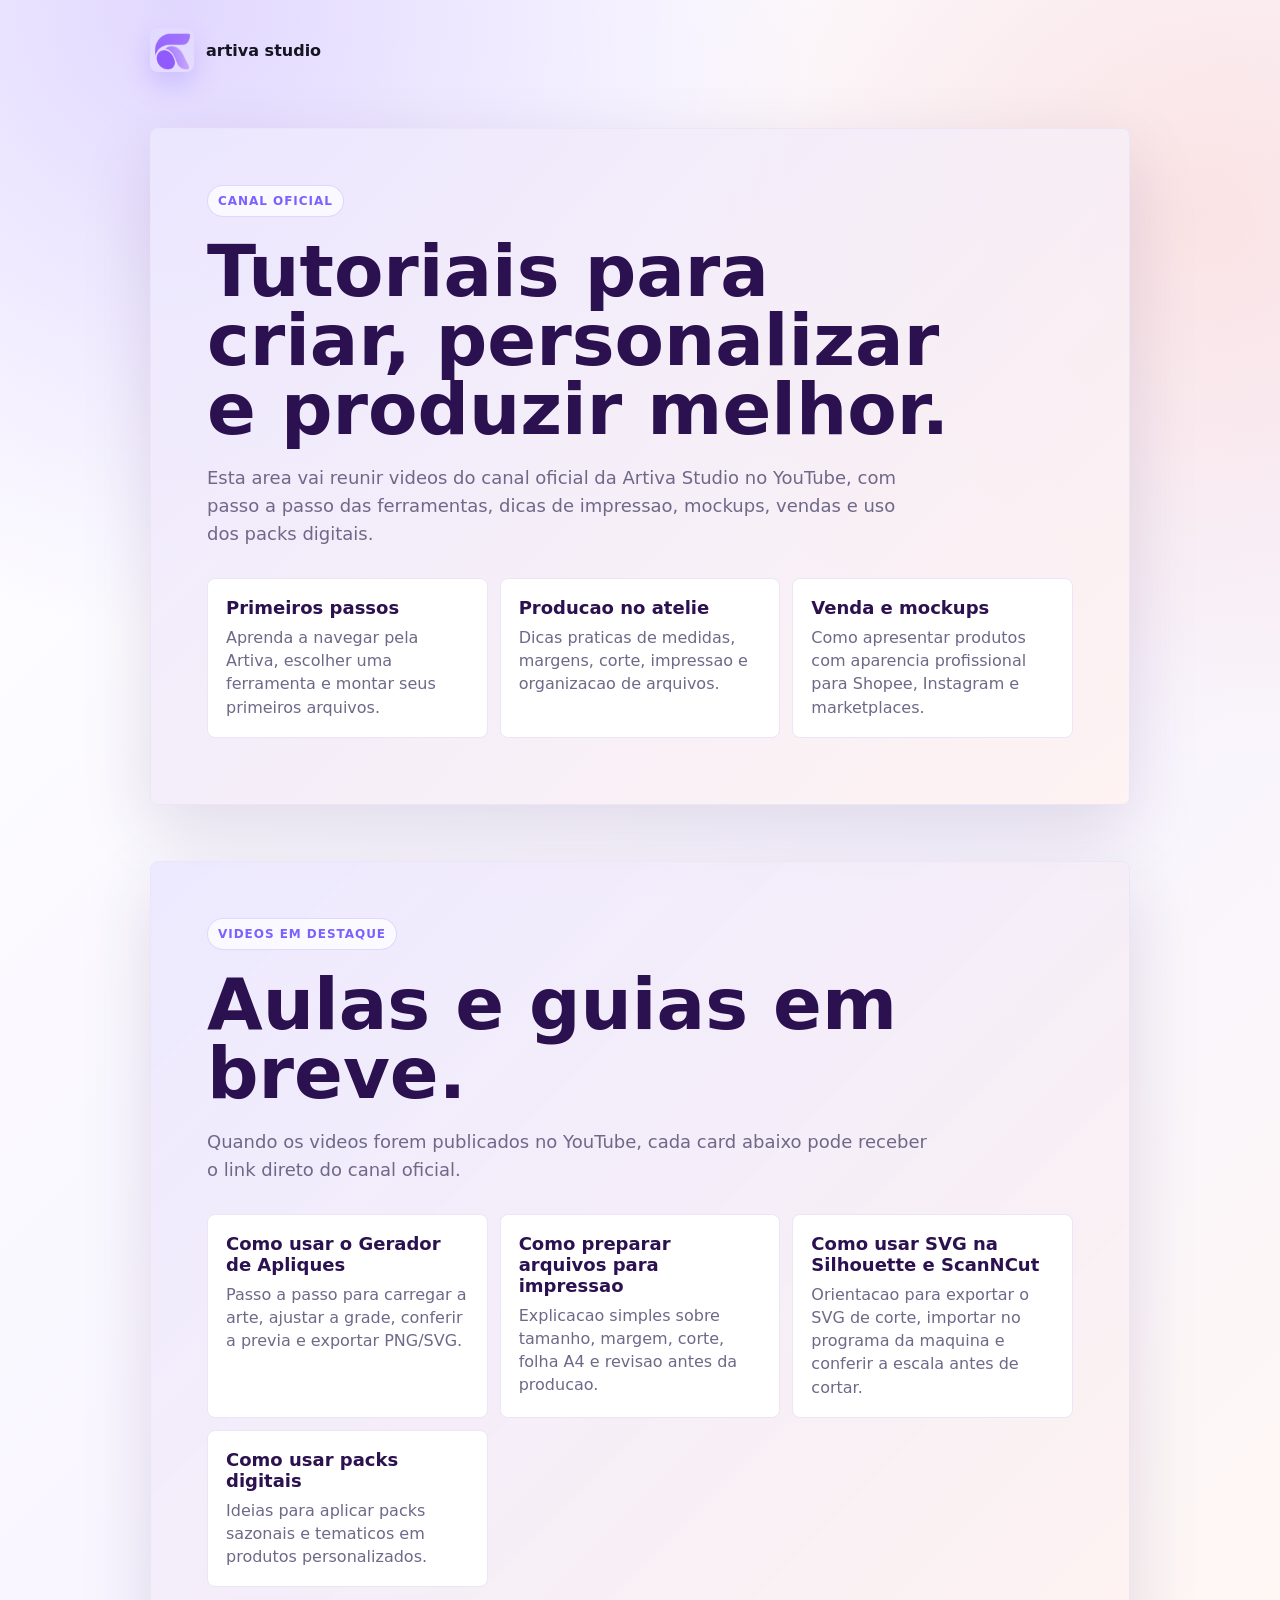
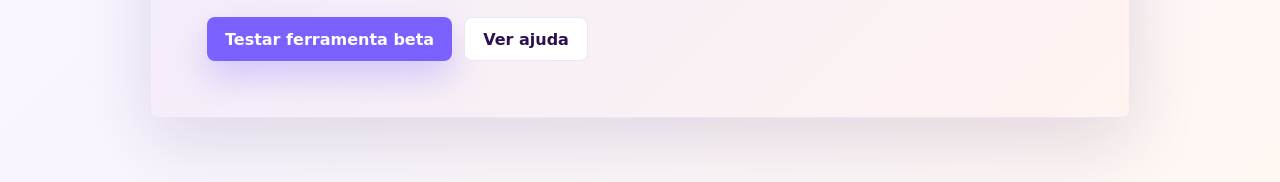
<file: tutoriais.html>
<!doctype html>
<html lang="pt-BR">
<head>
  <meta charset="utf-8">
  <meta name="viewport" content="width=device-width, initial-scale=1">
  <title>Tutoriais - Artiva Studio</title>
  <link rel="stylesheet" href="style.css">
</head>
<body class="simple-page">
  <main class="simple-shell">
    <a class="brand" href="./">
      <img src="assets/artiva-icone-ui.png" alt="Artiva">
      <span>artiva studio</span>
    </a>

    <section class="simple-card">
      <span class="eyebrow">Canal oficial</span>
      <h1>Tutoriais para criar, personalizar e produzir melhor.</h1>
      <p>Esta area vai reunir videos do canal oficial da Artiva Studio no YouTube, com passo a passo das ferramentas, dicas de impressao, mockups, vendas e uso dos packs digitais.</p>
      <div class="simple-grid product-grid">
        <div>
          <strong>Primeiros passos</strong>
          <span>Aprenda a navegar pela Artiva, escolher uma ferramenta e montar seus primeiros arquivos.</span>
        </div>
        <div>
          <strong>Producao no atelie</strong>
          <span>Dicas praticas de medidas, margens, corte, impressao e organizacao de arquivos.</span>
        </div>
        <div>
          <strong>Venda e mockups</strong>
          <span>Como apresentar produtos com aparencia profissional para Shopee, Instagram e marketplaces.</span>
        </div>
      </div>
    </section>

    <section class="simple-card">
      <span class="eyebrow">Videos em destaque</span>
      <h1>Aulas e guias em breve.</h1>
      <p>Quando os videos forem publicados no YouTube, cada card abaixo pode receber o link direto do canal oficial.</p>
      <div class="simple-grid product-grid">
        <div>
          <strong>Como usar o Gerador de Apliques</strong>
          <span>Passo a passo para carregar a arte, ajustar a grade, conferir a previa e exportar PNG/SVG.</span>
        </div>
        <div>
          <strong>Como preparar arquivos para impressao</strong>
          <span>Explicacao simples sobre tamanho, margem, corte, folha A4 e revisao antes da producao.</span>
        </div>
        <div>
          <strong>Como usar SVG na Silhouette e ScanNCut</strong>
          <span>Orientacao para exportar o SVG de corte, importar no programa da maquina e conferir a escala antes de cortar.</span>
        </div>
        <div>
          <strong>Como usar packs digitais</strong>
          <span>Ideias para aplicar packs sazonais e tematicos em produtos personalizados.</span>
        </div>
      </div>
      <div class="inline-actions">
        <a class="button" href="ferramentas/gerador-apliques-tubete.html">Testar ferramenta beta</a>
        <a class="button secondary-link" href="faq.html">Ver ajuda</a>
      </div>
    </section>
  </main>
</body>
</html>
</file>
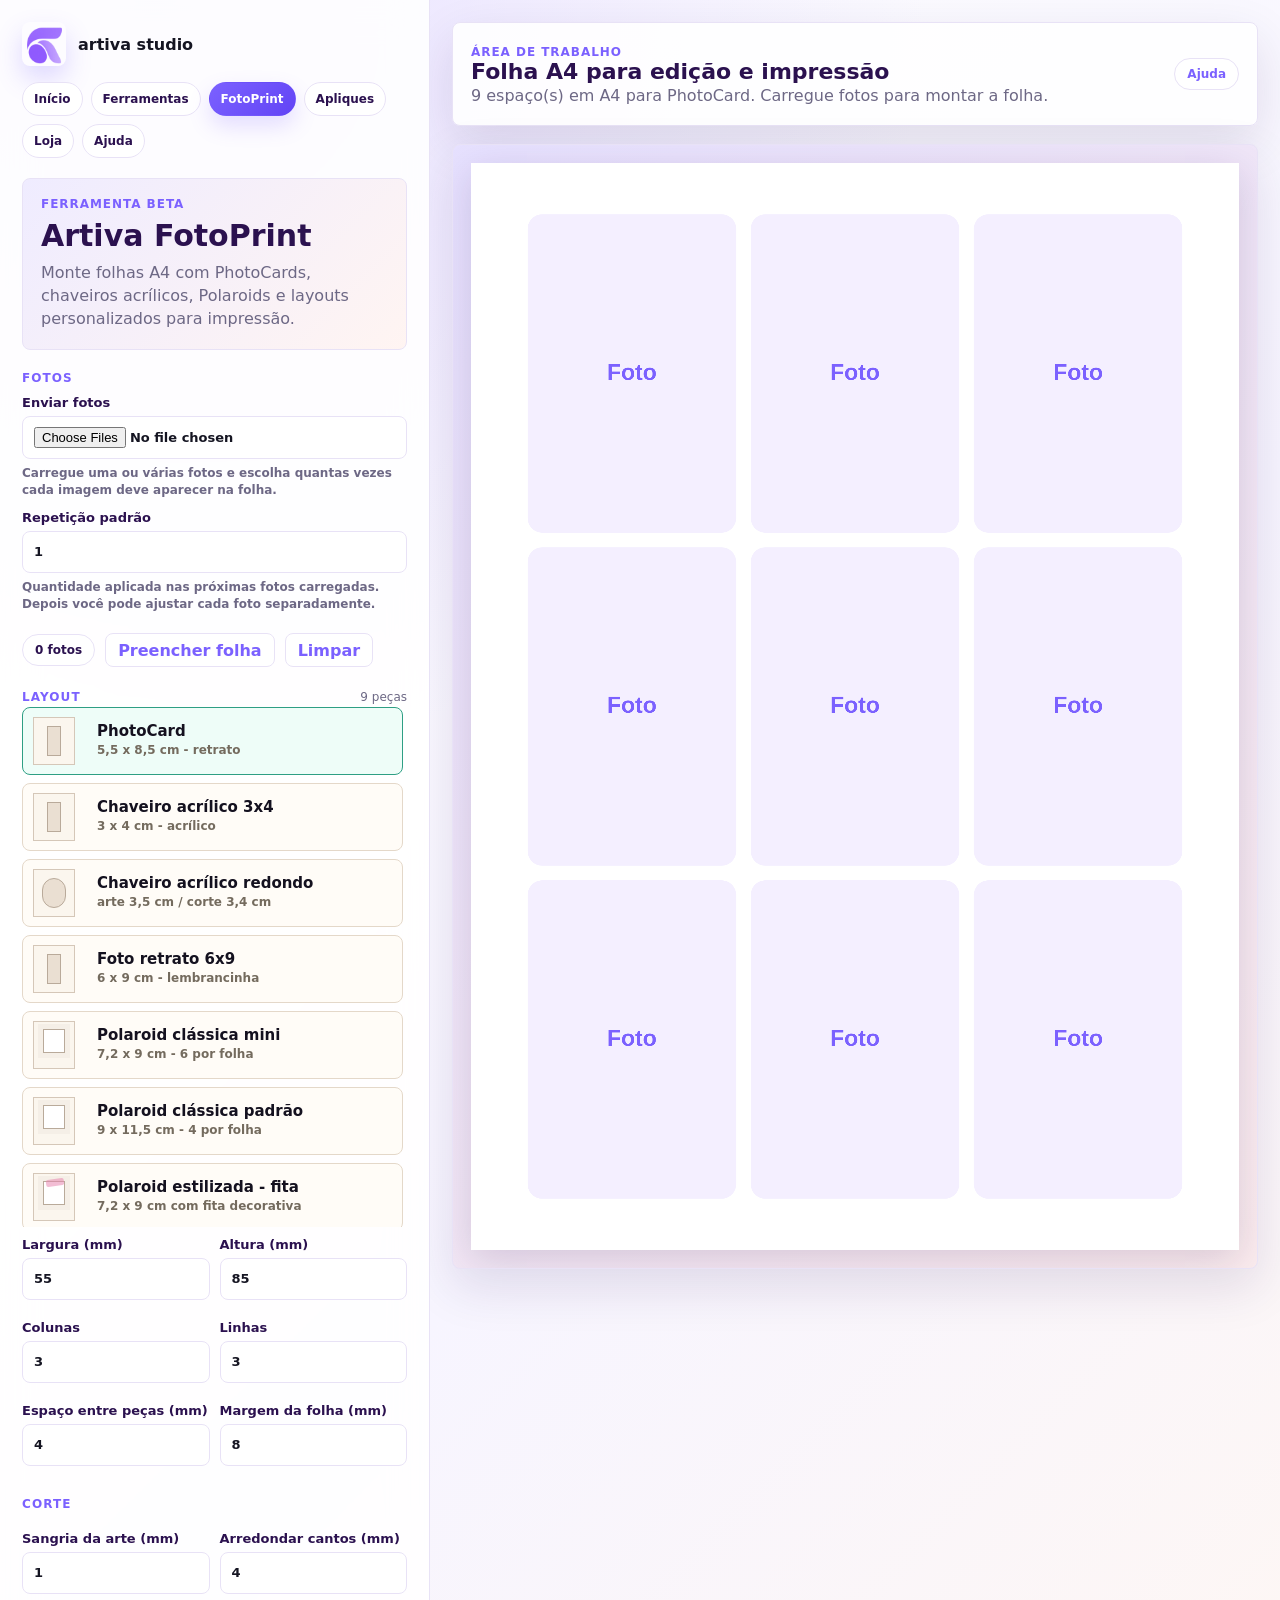
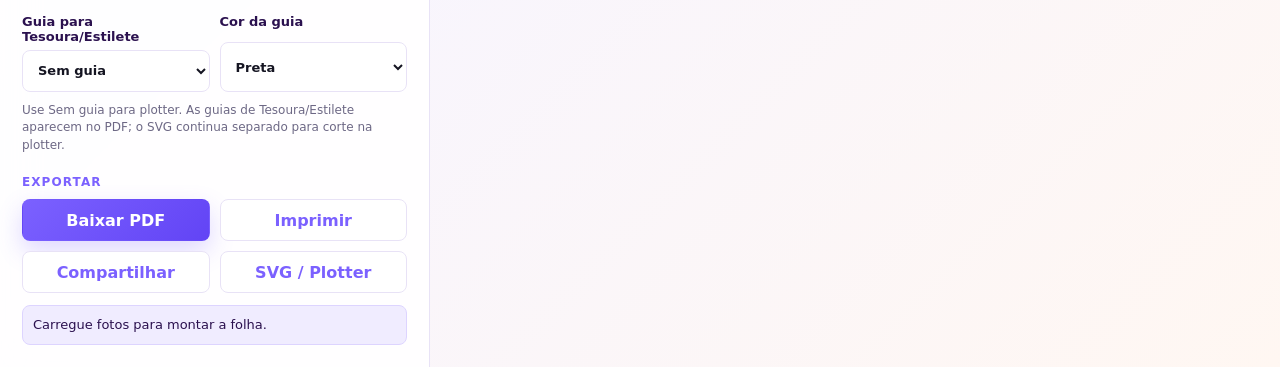
<file: ferramentas/artiva-fotoprint.html>
<!doctype html>
<html lang="pt-BR">
<head>
  <meta charset="utf-8">
  <meta name="viewport" content="width=device-width, initial-scale=1">
  <title>Artiva FotoPrint - Artiva Studio</title>
  <link rel="stylesheet" href="artiva-fotoprint.css">
</head>
<body>
  <div class="app">
    <aside class="panel">
      <a class="brand" href="../">
        <img src="../assets/artiva-icone-ui.png" alt="Artiva">
        <span>artiva studio</span>
      </a>
      <nav class="tool-nav" aria-label="Navegação da ferramenta">
        <a href="../">Início</a>
        <a href="../#ferramentas">Ferramentas</a>
        <a class="active" href="artiva-fotoprint.html">FotoPrint</a>
        <a href="gerador-apliques-tubete.html">Apliques</a>
        <a href="../loja.html">Loja</a>
        <a href="../faq.html">Ajuda</a>
      </nav>

      <header class="hero">
        <span class="eyebrow">Ferramenta beta</span>
        <h1>Artiva FotoPrint</h1>
        <p>Monte folhas A4 com PhotoCards, chaveiros acrílicos, Polaroids e layouts personalizados para impressão.</p>
      </header>

      <section class="section">
        <h2>Fotos</h2>
        <label>
          Enviar fotos
          <input id="photoFiles" type="file" accept="image/png,image/jpeg,image/webp" multiple>
          <span class="hint">Carregue uma ou várias fotos e escolha quantas vezes cada imagem deve aparecer na folha.</span>
        </label>
        <label>
          Repetição padrão
          <input id="repeatCount" type="number" min="1" max="100" step="1" value="1">
          <span class="hint">Quantidade aplicada nas próximas fotos carregadas. Depois você pode ajustar cada foto separadamente.</span>
        </label>
        <div id="photoRepeats" class="photo-repeat-list" aria-live="polite"></div>
        <div class="photo-actions">
          <span class="pill" id="photoCount">0 fotos</span>
          <button id="fillSheet" type="button" class="secondary">Preencher folha</button>
          <button id="clearPhotos" type="button" class="secondary">Limpar</button>
        </div>
      </section>

      <section class="section">
        <div class="section-row">
          <h2>Layout</h2>
          <span class="hint" id="layoutPhotoCount">0 fotos</span>
        </div>
        <input id="layoutPreset" type="hidden" value="photocard">
        <div class="layout-list" id="layoutCards" aria-label="Tipos de layout FotoPrint">
          <button class="layout-card active" type="button" data-preset="photocard">
            <span class="layout-thumb photo"></span>
            <span><strong>PhotoCard</strong><small>5,5 x 8,5 cm - retrato</small></span>
          </button>
          <button class="layout-card" type="button" data-preset="keychain3x4">
            <span class="layout-thumb photo"></span>
            <span><strong>Chaveiro acrílico 3x4</strong><small>3 x 4 cm - acrílico</small></span>
          </button>
          <button class="layout-card" type="button" data-preset="keychainRound">
            <span class="layout-thumb round"></span>
            <span><strong>Chaveiro acrílico redondo</strong><small>arte 3,5 cm / corte 3,4 cm</small></span>
          </button>
          <button class="layout-card" type="button" data-preset="portrait6x9">
            <span class="layout-thumb photo"></span>
            <span><strong>Foto retrato 6x9</strong><small>6 x 9 cm - lembrancinha</small></span>
          </button>
          <button class="layout-card" type="button" data-preset="polaroidMini">
            <span class="layout-thumb polaroid"></span>
            <span><strong>Polaroid clássica mini</strong><small>7,2 x 9 cm - 6 por folha</small></span>
          </button>
          <button class="layout-card" type="button" data-preset="polaroidClassic">
            <span class="layout-thumb polaroid"></span>
            <span><strong>Polaroid clássica padrão</strong><small>9 x 11,5 cm - 4 por folha</small></span>
          </button>
          <button class="layout-card" type="button" data-preset="polaroidTape">
            <span class="layout-thumb polaroid tape"></span>
            <span><strong>Polaroid estilizada - fita</strong><small>7,2 x 9 cm com fita decorativa</small></span>
          </button>
          <button class="layout-card" type="button" data-preset="polaroidHearts">
            <span class="layout-thumb polaroid hearts"></span>
            <span><strong>Polaroid estilizada - corações</strong><small>7,2 x 9 cm com borda estampada</small></span>
          </button>
          <button class="layout-card" type="button" data-preset="polaroidColor">
            <span class="layout-thumb polaroid dark"></span>
            <span><strong>Polaroid colors</strong><small>7,2 x 9 cm com cor personalizável</small></span>
          </button>
          <button class="layout-card" type="button" data-preset="custom">
            <span class="layout-thumb photo"></span>
            <span><strong>Personalizado</strong><small>Defina largura, altura e estilo</small></span>
          </button>
        </div>
        <div class="grid">
          <label>
            Largura (mm)
            <input id="itemW" type="number" min="20" max="140" step="1" value="55">
          </label>
          <label>
            Altura (mm)
            <input id="itemH" type="number" min="20" max="180" step="1" value="85">
          </label>
        </div>
        <div class="grid">
          <label>
            Colunas
            <input id="cols" type="number" min="1" max="6" step="1" value="3">
          </label>
          <label>
            Linhas
            <input id="rows" type="number" min="1" max="8" step="1" value="3">
          </label>
        </div>
        <div class="grid">
          <label>
            Espaço entre peças (mm)
            <input id="gap" type="number" min="0" max="15" step=".5" value="4">
          </label>
          <label>
            Margem da folha (mm)
            <input id="pageMargin" type="number" min="0" max="25" step=".5" value="8">
          </label>
        </div>
      </section>

      <section class="section">
        <h2>Corte</h2>
        <div class="grid">
          <label>
            Sangria da arte (mm)
            <input id="cutMargin" type="number" min="0" max="8" step=".5" value="1">
          </label>
          <label>
            Arredondar cantos (mm)
            <input id="radius" type="number" min="0" max="16" step="1" value="4">
          </label>
        </div>
        <div class="grid">
          <label>
            Guia para Tesoura/Estilete
            <select id="printGuide">
              <option value="none">Sem guia</option>
              <option value="dashed">Linha tracejada</option>
              <option value="corners">Marcas nos cantos</option>
            </select>
          </label>
          <label>
            Cor da guia
            <select id="guideColor">
              <option value="#000000">Preta</option>
              <option value="#ffffff">Branca</option>
            </select>
          </label>
        </div>
        <p class="hint">Use Sem guia para plotter. As guias de Tesoura/Estilete aparecem no PDF; o SVG continua separado para corte na plotter.</p>
      </section>

      <section class="section">
        <h2>Exportar</h2>
        <div class="actions">
          <button id="pdfBtn" type="button">Baixar PDF</button>
          <button id="printBtn" type="button" class="secondary">Imprimir</button>
          <button id="shareBtn" type="button" class="secondary">Compartilhar</button>
          <button id="svgBtn" type="button" class="secondary">SVG / Plotter</button>
        </div>
        <div id="status" class="status">Carregue fotos para começar a montar a folha.</div>
      </section>
    </aside>

    <main class="preview">
      <div class="toolbar">
        <div>
          <span class="eyebrow">Área de trabalho</span>
          <h2>Folha A4 para edição e impressão</h2>
          <p id="summary">Nenhuma foto carregada.</p>
        </div>
        <a class="help-link" href="../faq.html">Ajuda</a>
      </div>
      <div class="sheet-wrap">
        <canvas id="sheet" width="2480" height="3508"></canvas>
      </div>
    </main>
  </div>

  <script src="artiva-fotoprint.js"></script>
</body>
</html>
</file>
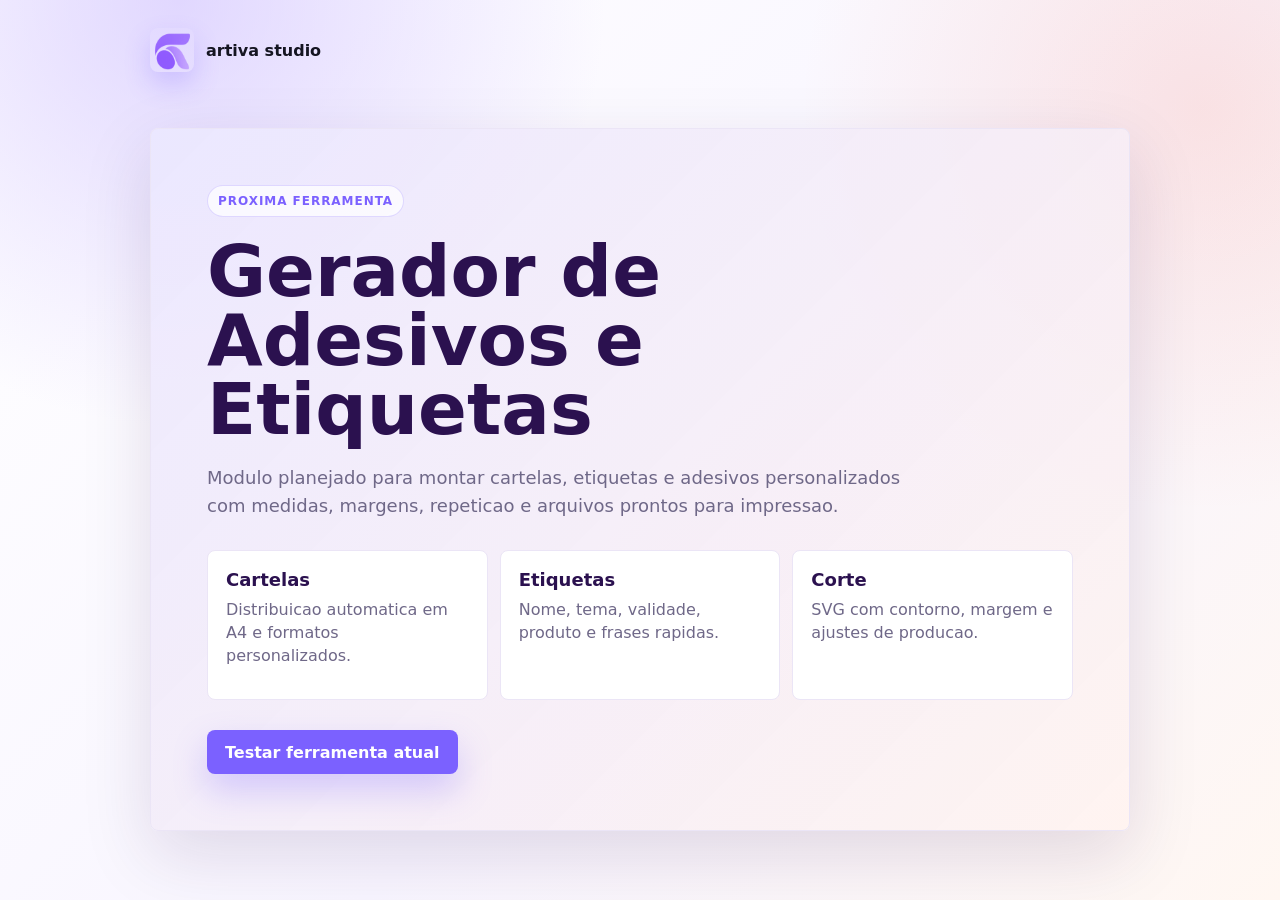
<file: ferramentas/gerador-adesivos-etiquetas.html>
<!doctype html>
<html lang="pt-BR">
<head>
  <meta charset="utf-8">
  <meta name="viewport" content="width=device-width, initial-scale=1">
  <title>Gerador de Adesivos e Etiquetas - Artiva Studio</title>
  <link rel="stylesheet" href="../style.css">
</head>
<body class="simple-page">
  <main class="simple-shell">
    <a class="brand" href="../">
      <img src="../assets/artiva-icone-ui.png" alt="Artiva">
      <span>artiva studio</span>
    </a>
    <section class="simple-card">
      <span class="eyebrow">Proxima ferramenta</span>
      <h1>Gerador de Adesivos e Etiquetas</h1>
      <p>Modulo planejado para montar cartelas, etiquetas e adesivos personalizados com medidas, margens, repeticao e arquivos prontos para impressao.</p>
      <div class="simple-grid">
        <div><strong>Cartelas</strong><span>Distribuicao automatica em A4 e formatos personalizados.</span></div>
        <div><strong>Etiquetas</strong><span>Nome, tema, validade, produto e frases rapidas.</span></div>
        <div><strong>Corte</strong><span>SVG com contorno, margem e ajustes de producao.</span></div>
      </div>
      <a class="button" href="gerador-apliques-tubete.html">Testar ferramenta atual</a>
    </section>
  </main>
</body>
</html>
</file>
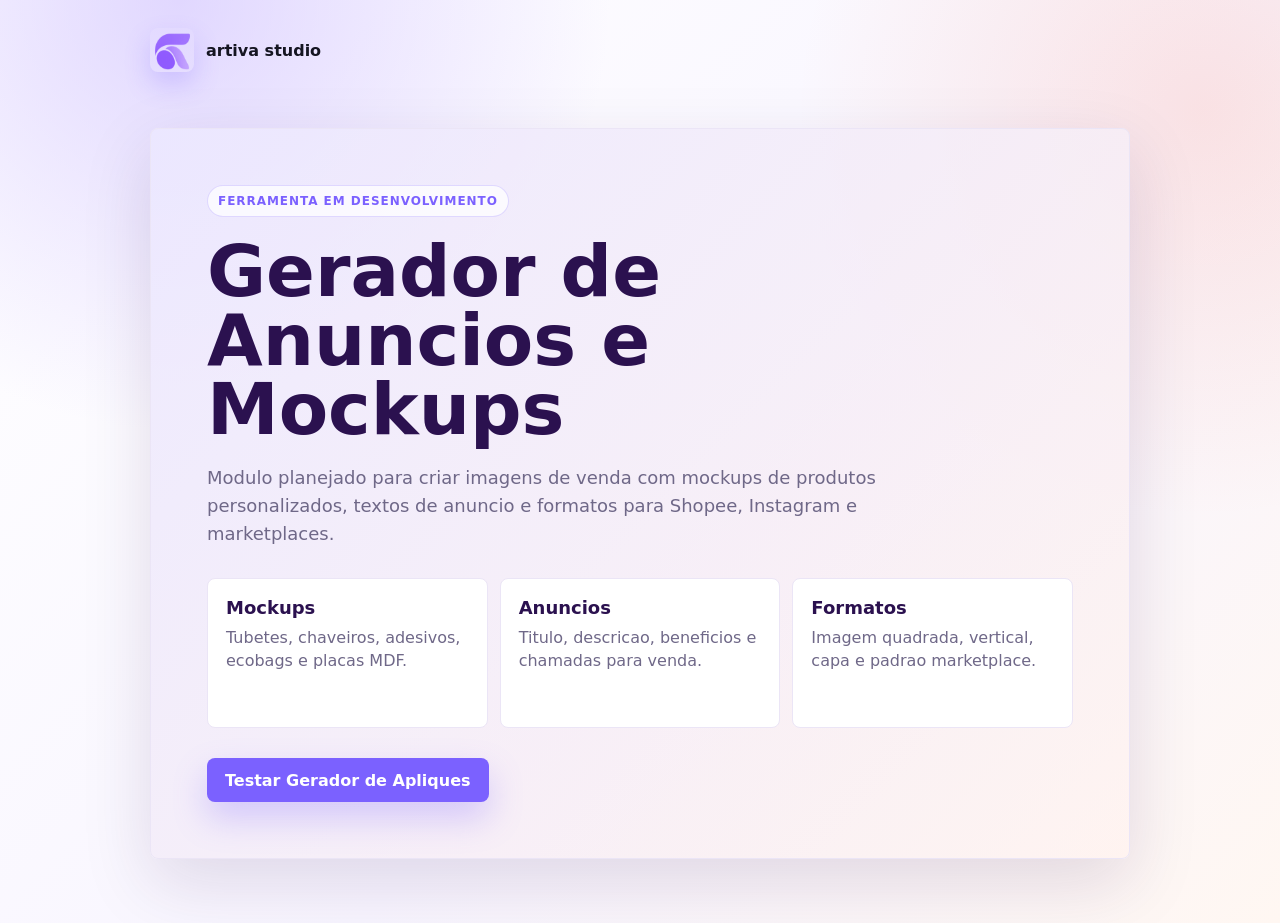
<file: ferramentas/gerador-anuncios-mockups.html>
<!doctype html>
<html lang="pt-BR">
<head>
  <meta charset="utf-8">
  <meta name="viewport" content="width=device-width, initial-scale=1">
  <title>Gerador de Anuncios e Mockups - Artiva Studio</title>
  <link rel="stylesheet" href="../style.css">
</head>
<body class="simple-page">
  <main class="simple-shell">
    <a class="brand" href="../">
      <img src="../assets/artiva-icone-ui.png" alt="Artiva">
      <span>artiva studio</span>
    </a>
    <section class="simple-card">
      <span class="eyebrow">Ferramenta em desenvolvimento</span>
      <h1>Gerador de Anuncios e Mockups</h1>
      <p>Modulo planejado para criar imagens de venda com mockups de produtos personalizados, textos de anuncio e formatos para Shopee, Instagram e marketplaces.</p>
      <div class="simple-grid">
        <div><strong>Mockups</strong><span>Tubetes, chaveiros, adesivos, ecobags e placas MDF.</span></div>
        <div><strong>Anuncios</strong><span>Titulo, descricao, beneficios e chamadas para venda.</span></div>
        <div><strong>Formatos</strong><span>Imagem quadrada, vertical, capa e padrao marketplace.</span></div>
      </div>
      <a class="button" href="gerador-apliques-tubete.html">Testar Gerador de Apliques</a>
    </section>
  </main>
</body>
</html>
</file>
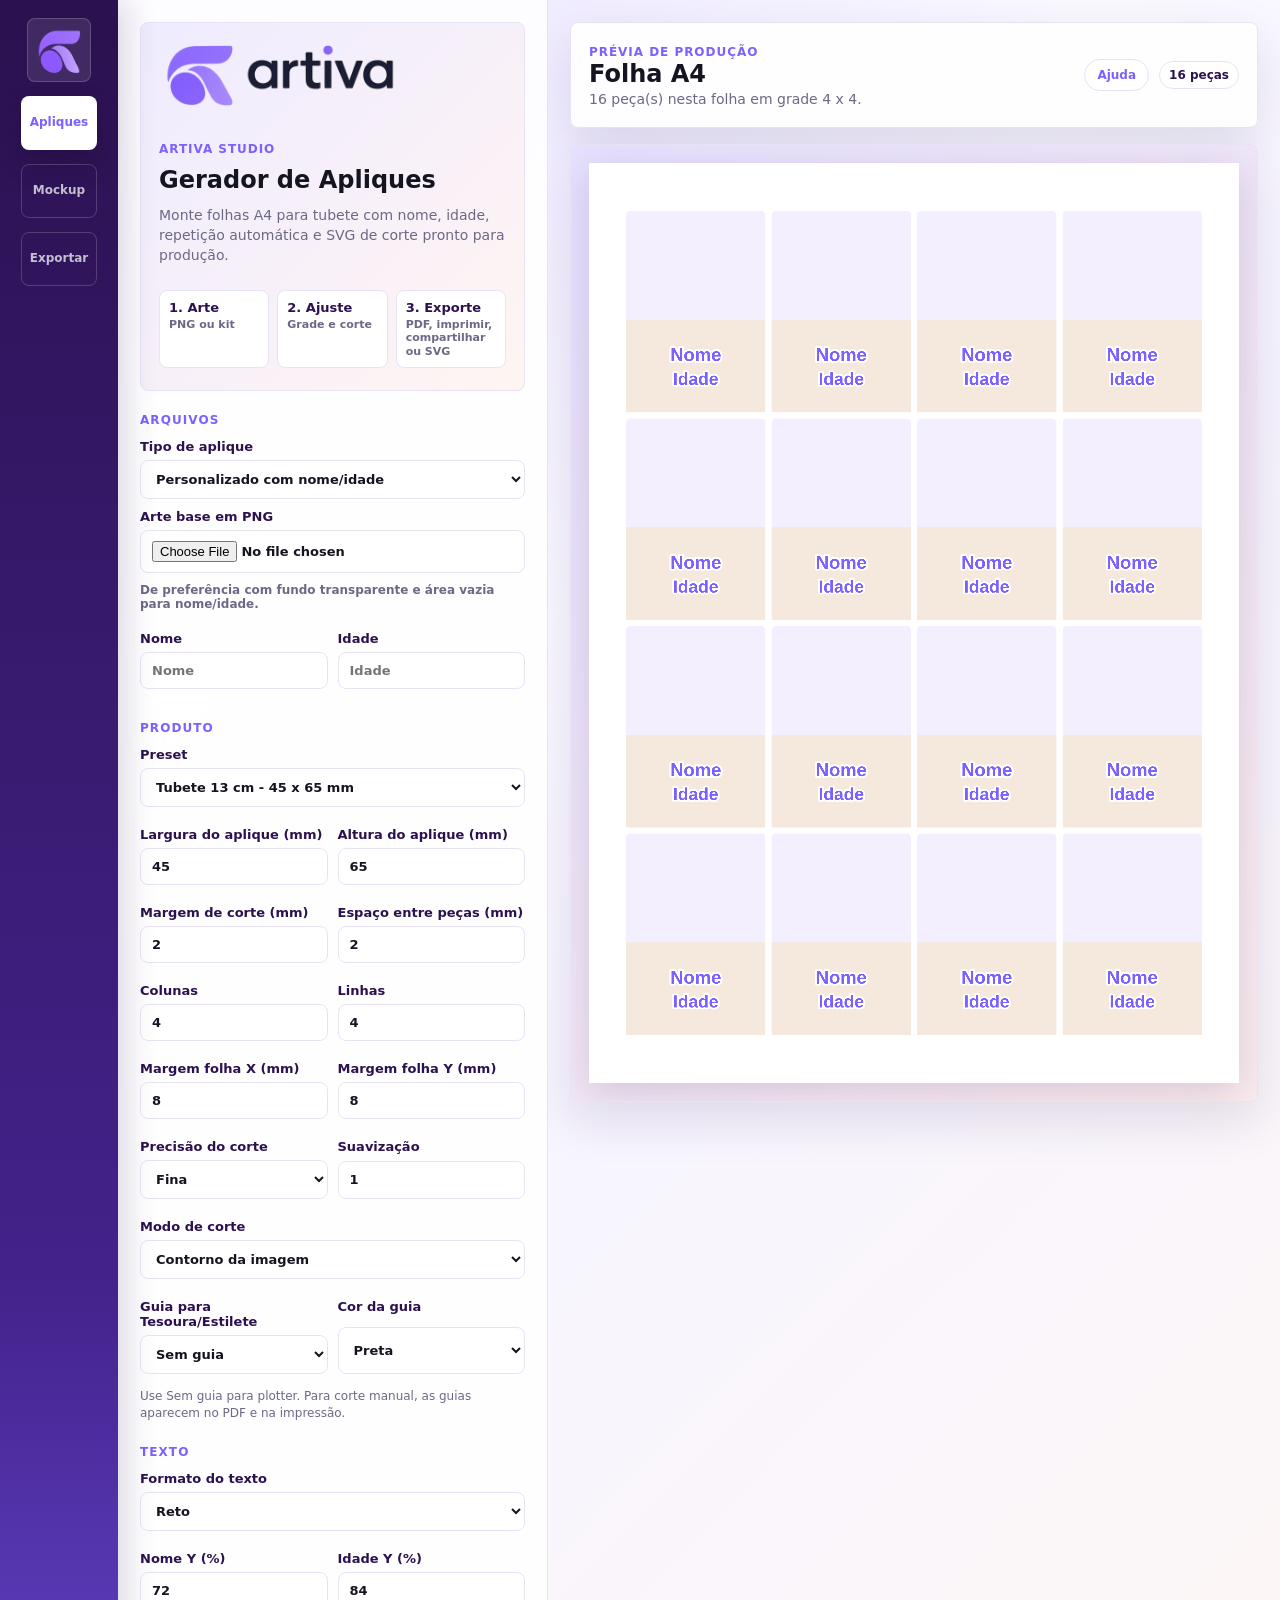
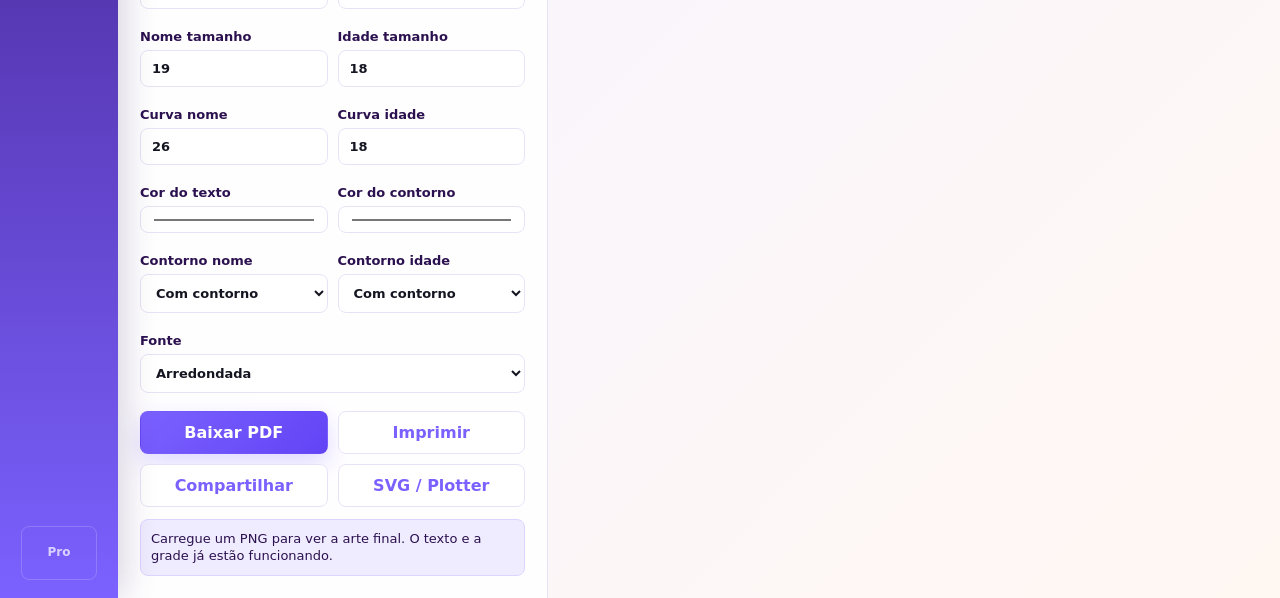
<file: ferramentas/gerador-apliques-tubete.html>
<!doctype html>
<html lang="pt-BR">
<head>
  <meta charset="utf-8">
  <meta name="viewport" content="width=device-width, initial-scale=1">
  <title>Artiva - Gerador de Apliques para Tubete</title>
  <style>
    :root {
      --bg: #f7f5ff;
      --surface: #ffffff;
      --surface-soft: #fbf9ff;
      --ink: #151522;
      --muted: #6d6885;
      --line: #e8e2f6;
      --primary: #7b61ff;
      --primary-soft: #c9b8ff;
      --primary-dark: #2b114f;
      --coral: #ff7a59;
      --rose: #e887b0;
      --terracotta: #c97b63;
      --cream: #f5e9dd;
      --danger: #b42318;
      --shadow: 0 18px 50px rgba(43, 17, 79, .12);
    }

    * { box-sizing: border-box; }

    body {
      margin: 0;
      font-family: Inter, ui-sans-serif, system-ui, -apple-system, BlinkMacSystemFont, "Segoe UI", Arial, sans-serif;
      background:
        radial-gradient(circle at 16% -10%, rgba(201, 184, 255, .42), transparent 34%),
        linear-gradient(135deg, #ffffff 0%, var(--bg) 48%, #fff7f2 100%);
      color: var(--ink);
    }

    .app {
      display: grid;
      grid-template-columns: 118px minmax(340px, 430px) 1fr;
      min-height: 100vh;
    }

    .rail {
      display: flex;
      flex-direction: column;
      align-items: center;
      gap: 14px;
      padding: 18px 12px;
      background: linear-gradient(180deg, var(--primary-dark), #43228a 58%, var(--primary));
      color: white;
      box-shadow: 8px 0 30px rgba(43, 17, 79, .16);
      z-index: 2;
    }

    .brand-mark {
      display: grid;
      place-items: center;
      width: 64px;
      height: 64px;
      border-radius: 8px;
      background: rgba(255, 255, 255, .1);
      border: 1px solid rgba(255, 255, 255, .18);
    }

    .brand-mark img {
      display: block;
      width: 100%;
      height: 100%;
      object-fit: contain;
      padding: 5px;
    }

    .rail-item {
      display: grid;
      place-items: center;
      width: 76px;
      min-height: 54px;
      padding: 0 6px;
      border-radius: 8px;
      border: 1px solid rgba(255, 255, 255, .18);
      color: rgba(255, 255, 255, .72);
      font-size: 12px;
      font-weight: 800;
      line-height: 1.1;
      text-align: center;
      word-break: normal;
      overflow-wrap: normal;
    }

    .rail-item.active {
      background: white;
      color: var(--primary);
      box-shadow: 0 12px 28px rgba(0, 0, 0, .18);
    }

    .rail-spacer { flex: 1; }

    aside {
      border-right: 1px solid var(--line);
      background: rgba(255, 255, 255, .86);
      backdrop-filter: blur(18px);
      padding: 22px;
      overflow: auto;
    }

    main {
      padding: 22px;
      overflow: auto;
    }

    .panel-header {
      display: grid;
      gap: 10px;
      padding: 18px;
      margin-bottom: 18px;
      border: 1px solid var(--line);
      border-radius: 8px;
      background:
        linear-gradient(135deg, rgba(123, 97, 255, .12), rgba(255, 122, 89, .08)),
        var(--surface);
    }

    .panel-logo {
      display: block;
      width: min(240px, 72%);
      height: auto;
      margin: -8px 0 2px;
      mix-blend-mode: multiply;
    }

    .eyebrow {
      color: var(--primary);
      font-size: 12px;
      font-weight: 900;
      letter-spacing: .08em;
      text-transform: uppercase;
    }

    h1 {
      margin: 0;
      font-size: 24px;
      line-height: 1.2;
    }

    h2 {
      margin: 22px 0 12px;
      font-size: 12px;
      text-transform: uppercase;
      letter-spacing: .09em;
      color: var(--primary);
    }

    p {
      margin: 0;
      color: var(--muted);
      line-height: 1.45;
      font-size: 14px;
    }

    label {
      display: grid;
      gap: 6px;
      margin: 10px 0;
      font-size: 13px;
      color: var(--primary-dark);
      font-weight: 800;
    }

    input, select, textarea, button {
      font: inherit;
      border: 1px solid var(--line);
      border-radius: 8px;
      background: var(--surface);
      color: var(--ink);
    }

    input, select, textarea {
      width: 100%;
      padding: 10px 11px;
      outline: none;
      transition: border-color .18s ease, box-shadow .18s ease, background .18s ease;
    }

    input:focus, select:focus, textarea:focus {
      border-color: var(--primary);
      box-shadow: 0 0 0 4px rgba(123, 97, 255, .13);
    }

    textarea {
      min-height: 120px;
      resize: vertical;
      line-height: 1.35;
    }

    .grid {
      display: grid;
      grid-template-columns: 1fr 1fr;
      gap: 10px;
    }

    .actions {
      display: grid;
      grid-template-columns: 1fr 1fr;
      gap: 10px;
      margin-top: 18px;
    }

    button {
      cursor: pointer;
      padding: 11px 12px;
      font-weight: 900;
      background: linear-gradient(135deg, var(--primary), #6244f5);
      color: white;
      border-color: transparent;
      box-shadow: 0 10px 24px rgba(123, 97, 255, .24);
    }

    button.secondary {
      background: white;
      color: var(--primary);
      border-color: var(--line);
      box-shadow: none;
    }

    button.warning {
      background: var(--coral);
      border-color: transparent;
      color: white;
      box-shadow: 0 10px 24px rgba(255, 122, 89, .22);
    }

    .status {
      margin-top: 12px;
      padding: 10px;
      border-radius: 8px;
      background: #f0ecff;
      color: var(--primary-dark);
      border: 1px solid #ddd4ff;
      font-size: 13px;
      line-height: 1.35;
    }

    .status.error {
      background: #fff1f2;
      color: var(--danger);
    }

    .preview-shell {
      display: grid;
      gap: 16px;
      align-content: start;
    }

    .toolbar {
      display: flex;
      align-items: center;
      justify-content: space-between;
      gap: 12px;
      flex-wrap: wrap;
      min-height: 80px;
      padding: 18px;
      border: 1px solid var(--line);
      border-radius: 8px;
      background: rgba(255, 255, 255, .9);
      box-shadow: var(--shadow);
    }

    .sheet-wrap {
      width: min(100%, 920px);
      margin: 0 auto;
      background:
        linear-gradient(135deg, rgba(123, 97, 255, .16), rgba(255, 122, 89, .10)),
        var(--surface-soft);
      padding: 18px;
      border-radius: 8px;
      overflow: auto;
      border: 1px solid var(--line);
      box-shadow: var(--shadow);
    }

    canvas {
      display: block;
      width: 100%;
      height: auto;
      background: white;
      box-shadow: 0 10px 36px rgba(43, 17, 79, .16);
    }

    .hint {
      font-size: 12px;
      color: var(--muted);
      margin-top: 4px;
    }

    .hidden { display: none !important; }

    .kit-list {
      display: grid;
      gap: 8px;
      margin-top: 10px;
      max-height: 260px;
      overflow: auto;
      padding-right: 4px;
    }

    .kit-item {
      display: grid;
      grid-template-columns: 34px 1fr 58px 30px;
      gap: 8px;
      align-items: center;
      padding: 6px;
      border: 1px solid var(--line);
      border-radius: 8px;
      background: white;
    }

    .kit-item img {
      width: 34px;
      height: 34px;
      object-fit: contain;
      background: #f8fafc;
      border-radius: 6px;
    }

    .kit-item strong {
      display: block;
      overflow: hidden;
      text-overflow: ellipsis;
      white-space: nowrap;
      font-size: 11px;
    }

    .kit-item input {
      padding: 6px;
    }

    .icon-btn {
      width: 30px;
      height: 30px;
      padding: 0;
      border-radius: 8px;
      background: white;
      color: var(--danger);
      border-color: #fecdd3;
      box-shadow: none;
    }

    .kit-summary {
      display: flex;
      align-items: center;
      justify-content: space-between;
      gap: 8px;
      margin-top: 10px;
    }

    .kit-summary button {
      width: auto;
      padding: 7px 10px;
      font-size: 12px;
    }

    .pill {
      display: inline-flex;
      align-items: center;
      gap: 6px;
      padding: 6px 9px;
      border: 1px solid var(--line);
      border-radius: 999px;
      background: white;
      color: var(--primary-dark);
      font-size: 12px;
      font-weight: 700;
    }

    .toolbar-actions {
      display: flex;
      align-items: center;
      gap: 10px;
      flex-wrap: wrap;
    }

    .help-link {
      display: inline-flex;
      align-items: center;
      justify-content: center;
      min-height: 32px;
      padding: 0 12px;
      border: 1px solid var(--line);
      border-radius: 999px;
      background: white;
      color: var(--primary);
      font-size: 12px;
      font-weight: 900;
      text-decoration: none;
    }

    .quick-flow {
      display: grid;
      grid-template-columns: repeat(3, 1fr);
      gap: 8px;
      margin: 14px 0 4px;
    }

    .flow-step {
      min-height: 58px;
      padding: 9px;
      border: 1px solid var(--line);
      border-radius: 8px;
      background: var(--surface);
      color: var(--muted);
      font-size: 11px;
      font-weight: 800;
      line-height: 1.2;
    }

    .flow-step strong {
      display: block;
      color: var(--primary-dark);
      font-size: 13px;
      margin-bottom: 3px;
    }

    @media (max-width: 880px) {
      .app { grid-template-columns: 1fr; }
      .rail {
        position: sticky;
        top: 0;
        flex-direction: row;
        justify-content: space-between;
        min-height: 74px;
      }
      .rail-spacer { display: none; }
      aside { border-right: 0; border-bottom: 1px solid var(--line); }
      .quick-flow { grid-template-columns: 1fr; }
    }
  </style>
</head>
<body>
  <div class="app">
    <nav class="rail" aria-label="Navegação Artiva">
      <div class="brand-mark">
        <img src="../assets/artiva-icone-ui.png" alt="Artiva">
      </div>
      <div class="rail-item active">Apliques</div>
      <div class="rail-item">Mockup</div>
      <div class="rail-item">Exportar</div>
      <div class="rail-spacer"></div>
      <div class="rail-item">Pro</div>
    </nav>
    <aside>
      <div class="panel-header">
        <img class="panel-logo" src="../assets/artiva-wordmark-ui.png" alt="Artiva">
        <span class="eyebrow">Artiva Studio</span>
        <h1>Gerador de Apliques</h1>
        <p>Monte folhas A4 para tubete com nome, idade, repetição automática e SVG de corte pronto para produção.</p>
        <div class="quick-flow">
          <div class="flow-step"><strong>1. Arte</strong>PNG ou kit</div>
          <div class="flow-step"><strong>2. Ajuste</strong>Grade e corte</div>
          <div class="flow-step"><strong>3. Exporte</strong>PDF, imprimir, compartilhar ou SVG</div>
        </div>
      </div>

      <h2>Arquivos</h2>
      <label>
        Tipo de aplique
        <select id="productMode">
          <option value="personalized">Personalizado com nome/idade</option>
          <option value="kit">Kit sem personalização</option>
        </select>
      </label>
      <label id="personalArtField">
        Arte base em PNG
        <input id="artFile" type="file" accept="image/png,image/webp,image/jpeg">
        <span class="hint">De preferência com fundo transparente e área vazia para nome/idade.</span>
      </label>

      <div id="kitFields" class="hidden">
        <label>
          Artes do kit em PNG
          <input id="kitFiles" type="file" accept="image/png,image/webp,image/jpeg" multiple>
          <span class="hint">Carregue as figuras separadas. Ajuste a quantidade de cada uma na lista.</span>
        </label>
        <div class="grid">
          <label>
            Repetir imagem (vezes)
            <input id="kitRepeatQty" type="number" min="1" max="99" step="1" value="16">
          </label>
          <label>
            Preencher folha
            <button id="fillKitPage" class="secondary" type="button">Completar página</button>
          </label>
        </div>
        <span class="hint">Use essa opção para repetir a mesma imagem e completar a folha sem carregar o arquivo várias vezes.</span>
        <div class="kit-summary">
          <span class="pill" id="kitSummary">0 imagens / 0 peças</span>
          <button id="toggleKitList" class="secondary" type="button">Ocultar lista</button>
        </div>
        <div id="kitList" class="kit-list"></div>
      </div>

      <div id="personalTextFields" class="grid">
        <label>
          Nome
          <input id="singleName" type="text" placeholder="Nome" value="">
        </label>
        <label>
          Idade
          <input id="singleAge" type="text" placeholder="Idade" value="">
        </label>
      </div>

      <h2>Produto</h2>
      <label>
        Preset
        <select id="preset">
          <option value="13">Tubete 13 cm - 45 x 65 mm</option>
          <option value="8">Tubete 8 cm - 35 x 50 mm</option>
          <option value="custom">Personalizado</option>
        </select>
      </label>

      <div class="grid">
        <label>
          Largura do aplique (mm)
          <input id="itemW" type="number" min="20" max="100" step="1" value="45">
        </label>
        <label>
          Altura do aplique (mm)
          <input id="itemH" type="number" min="30" max="140" step="1" value="65">
        </label>
      </div>

      <div class="grid">
        <label>
          Margem de corte (mm)
          <input id="cutMargin" type="number" min="0" max="8" step=".5" value="2">
        </label>
        <label>
          Espaço entre peças (mm)
          <input id="gap" type="number" min="0" max="12" step=".5" value="2">
        </label>
      </div>

      <div class="grid">
        <label>
          Colunas
          <input id="cols" type="number" min="1" max="6" step="1" value="4">
        </label>
        <label>
          Linhas
          <input id="gridRows" type="number" min="1" max="8" step="1" value="4">
        </label>
      </div>

      <div class="grid">
        <label>
          Margem folha X (mm)
          <input id="pageMarginX" type="number" min="0" max="20" step=".5" value="8">
        </label>
        <label>
          Margem folha Y (mm)
          <input id="pageMarginY" type="number" min="0" max="20" step=".5" value="8">
        </label>
      </div>

      <div class="grid">
        <label>
          Precisão do corte
          <select id="cutPrecision">
            <option value="fine">Fina</option>
            <option value="normal">Normal</option>
            <option value="high">Alta</option>
          </select>
        </label>
        <label>
          Suavização
          <input id="smoothness" type="number" min="0" max="5" step="1" value="1">
        </label>
      </div>

      <label>
        Modo de corte
        <select id="cutMode">
          <option value="alpha">Contorno da imagem</option>
          <option value="round">Retângulo arredondado</option>
        </select>
      </label>

      <div class="grid">
        <label>
          Guia para Tesoura/Estilete
          <select id="printGuide">
            <option value="none">Sem guia</option>
            <option value="dashed">Linha tracejada</option>
            <option value="corners">Marcas nos cantos</option>
          </select>
        </label>
        <label>
          Cor da guia
          <select id="guideColor">
            <option value="#000000">Preta</option>
            <option value="#ffffff">Branca</option>
          </select>
        </label>
      </div>
      <p class="hint">Use Sem guia para plotter. Para corte manual, as guias aparecem no PDF e na impressão.</p>

      <div id="textSection">
      <h2>Texto</h2>
      <label>
        Formato do texto
        <select id="textShape">
          <option value="straight">Reto</option>
          <option value="arc">Curvado</option>
        </select>
      </label>

      <div class="grid">
        <label>
          Nome Y (%)
          <input id="nameY" type="number" min="10" max="95" step="1" value="72">
        </label>
        <label>
          Idade Y (%)
          <input id="ageY" type="number" min="10" max="98" step="1" value="84">
        </label>
      </div>

      <div class="grid">
        <label>
          Nome tamanho
          <input id="nameSize" type="number" min="8" max="48" step="1" value="19">
        </label>
        <label>
          Idade tamanho
          <input id="ageSize" type="number" min="8" max="48" step="1" value="18">
        </label>
      </div>

      <div class="grid">
        <label>
          Curva nome
          <input id="nameCurve" type="number" min="-100" max="100" step="1" value="26">
        </label>
        <label>
          Curva idade
          <input id="ageCurve" type="number" min="-100" max="100" step="1" value="18">
        </label>
      </div>

      <div class="grid">
        <label>
          Cor do texto
          <input id="textColor" type="color" value="#7b61ff">
        </label>
        <label>
          Cor do contorno
          <input id="strokeColor" type="color" value="#ffffff">
        </label>
      </div>

      <div class="grid">
        <label>
          Contorno nome
          <select id="nameStrokeMode">
            <option value="on">Com contorno</option>
            <option value="off">Sem contorno</option>
          </select>
        </label>
        <label>
          Contorno idade
          <select id="ageStrokeMode">
            <option value="on">Com contorno</option>
            <option value="off">Sem contorno</option>
          </select>
        </label>
      </div>

      <label>
        Fonte
        <select id="fontFamily">
          <option value="Arial Rounded MT Bold, Arial, sans-serif">Arredondada</option>
          <option value="Arial Black, Arial, sans-serif">Forte</option>
          <option value="Comic Sans MS, Arial, sans-serif">Infantil</option>
          <option value="Arial, sans-serif">Simples</option>
        </select>
      </label>
      </div>

      <div class="actions">
        <button id="pdfBtn">Baixar PDF</button>
        <button id="printBtn" class="secondary">Imprimir</button>
        <button id="shareBtn" class="secondary">Compartilhar</button>
        <button id="svgBtn" class="secondary">SVG / Plotter</button>
      </div>

      <div id="status" class="status">Pronto para montar a primeira folha.</div>
    </aside>

    <main>
      <div class="preview-shell">
        <div class="toolbar">
          <div>
            <span class="eyebrow">Prévia de produção</span>
            <h1>Folha A4</h1>
            <p id="summary">Nenhum arquivo carregado ainda.</p>
          </div>
          <div class="toolbar-actions">
            <a class="help-link" href="../faq.html">Ajuda</a>
            <span class="pill" id="countPill">0 peças</span>
          </div>
        </div>
        <div class="sheet-wrap">
          <canvas id="preview" width="2480" height="3508"></canvas>
        </div>
      </div>
    </main>
  </div>

  <script>
    const MM = 300 / 25.4;
    const A4 = { wMm: 210, hMm: 297, w: Math.round(210 * MM), h: Math.round(297 * MM) };
    const $ = (id) => document.getElementById(id);
    const state = { image: null, imageUrl: "", rows: [], kitImages: [], kitListCollapsed: false };

    const controls = [
      "productMode", "itemW", "itemH", "cutMargin", "gap", "cols", "gridRows", "pageMarginX", "pageMarginY",
      "cutPrecision", "smoothness", "cutMode", "printGuide", "guideColor", "nameY", "ageY",
      "nameSize", "ageSize", "nameCurve", "ageCurve", "textShape", "textColor", "strokeColor",
      "nameStrokeMode", "ageStrokeMode", "fontFamily"
    ];

    $("preset").addEventListener("change", () => {
      const preset = $("preset").value;
      if (preset === "13") {
        $("itemW").value = 45;
        $("itemH").value = 65;
      }
      if (preset === "8") {
        $("itemW").value = 35;
        $("itemH").value = 50;
      }
      render();
    });

    controls.forEach((id) => {
      $(id).addEventListener("input", render);
      $(id).addEventListener("change", render);
    });
    $("productMode").addEventListener("change", () => {
      updateMode();
      render();
    });
    $("svgBtn").addEventListener("click", downloadCutSvg);
    $("printBtn").addEventListener("click", openPrintPage);
    $("pdfBtn").addEventListener("click", downloadPdf);
    $("shareBtn").addEventListener("click", sharePdf);
    $("toggleKitList").addEventListener("click", () => {
      state.kitListCollapsed = !state.kitListCollapsed;
      renderKitList();
    });
    $("kitRepeatQty").addEventListener("input", () => {
      const repeat = Math.max(1, parseInt($("kitRepeatQty").value, 10) || 1);
      state.kitImages.forEach((entry) => {
        entry.qty = repeat;
      });
      renderKitList();
      render();
    });
    $("fillKitPage").addEventListener("click", () => {
      fillKitPage();
      renderKitList();
      render();
    });

    $("artFile").addEventListener("change", async (event) => {
      const file = event.target.files[0];
      if (!file) return;
      state.imageUrl = await fileToDataURL(file);
      state.image = await loadImage(state.imageUrl);
      render();
    });

    $("kitFiles").addEventListener("change", async (event) => {
      const files = Array.from(event.target.files || []);
      for (const file of files) {
        const url = await fileToDataURL(file);
        const image = await loadImage(url);
        const repeat = Math.max(1, parseInt($("kitRepeatQty").value, 10) || 1);
        state.kitImages.push({
          id: `${Date.now()}-${Math.random().toString(16).slice(2)}`,
          name: file.name,
          url,
          image,
          qty: repeat
        });
      }
      event.target.value = "";
      renderKitList();
      render();
    });

    $("kitList").addEventListener("input", (event) => {
      const input = event.target.closest("[data-kit-qty]");
      if (!input) return;
      const item = state.kitImages.find((entry) => entry.id === input.dataset.kitQty);
      if (item) item.qty = Math.max(0, parseInt(input.value, 10) || 0);
      render();
    });

    $("kitList").addEventListener("click", (event) => {
      const button = event.target.closest("[data-kit-remove]");
      if (!button) return;
      state.kitImages = state.kitImages.filter((entry) => entry.id !== button.dataset.kitRemove);
      renderKitList();
      render();
    });

    $("singleName").addEventListener("input", render);
    $("singleAge").addEventListener("input", render);

    function getConfig() {
      return {
        productMode: $("productMode").value,
        itemW: parseFloat($("itemW").value),
        itemH: parseFloat($("itemH").value),
        cutMargin: parseFloat($("cutMargin").value),
        gap: parseFloat($("gap").value),
        cols: parseInt($("cols").value, 10),
        gridRows: parseInt($("gridRows").value, 10),
        pageMarginX: parseFloat($("pageMarginX").value),
        pageMarginY: parseFloat($("pageMarginY").value),
        cutPrecision: $("cutPrecision").value,
        smoothness: parseInt($("smoothness").value, 10),
        cutMode: $("cutMode").value,
        printGuide: $("printGuide").value,
        guideColor: $("guideColor").value,
        nameY: parseFloat($("nameY").value) / 100,
        ageY: parseFloat($("ageY").value) / 100,
        nameSize: parseFloat($("nameSize").value),
        ageSize: parseFloat($("ageSize").value),
        nameCurve: parseFloat($("nameCurve").value),
        ageCurve: parseFloat($("ageCurve").value),
        textShape: $("textShape").value,
        textColor: $("textColor").value,
        strokeColor: $("strokeColor").value,
        nameStrokeMode: $("nameStrokeMode").value,
        ageStrokeMode: $("ageStrokeMode").value,
        fontFamily: $("fontFamily").value
      };
    }

    function parseCsv(text) {
      const lines = text.split(/\r?\n/).map((line) => line.trim()).filter(Boolean);
      if (!lines.length) return [];
      const first = splitCsvLine(lines[0]).map((v) => normalize(v));
      const hasHeader = first.includes("nome") || first.includes("idade") || first.includes("ano");
      const dataLines = hasHeader ? lines.slice(1) : lines;
      const rows = dataLines.map((line) => {
        const cells = splitCsvLine(line);
        if (hasHeader) {
          const nameIndex = first.indexOf("nome");
          const ageIndex = first.includes("idade") ? first.indexOf("idade") : first.indexOf("ano");
          return { name: cells[nameIndex] || "", age: cells[ageIndex] || "" };
        }
        return { name: cells[0] || "", age: cells[1] || "" };
      });
      return rows.filter((row) => row.name || row.age);
    }

    function splitCsvLine(line) {
      const result = [];
      let current = "";
      let quoted = false;
      for (let i = 0; i < line.length; i++) {
        const char = line[i];
        if (char === '"') {
          quoted = !quoted;
        } else if ((char === "," || char === ";") && !quoted) {
          result.push(current.trim());
          current = "";
        } else {
          current += char;
        }
      }
      result.push(current.trim());
      return result;
    }

    function normalize(value) {
      return value.toLowerCase().normalize("NFD").replace(/[\u0300-\u036f]/g, "");
    }

    function currentRows(cfg) {
      if (cfg.productMode === "kit") {
        return state.kitImages.flatMap((entry) => {
          const qty = Math.max(0, parseInt(entry.qty, 10) || 0);
          return Array.from({ length: qty }, () => ({
            type: "kit",
            image: entry.image,
            imageName: entry.name
          }));
        });
      }
      const total = Math.max(1, cfg.cols * cfg.gridRows);
      const row = { type: "personalized", image: state.image, name: $("singleName").value.trim() || "Nome", age: $("singleAge").value.trim() || "Idade" };
      return Array.from({ length: total }, () => ({ ...row }));
    }

    function updateMode() {
      const isKit = $("productMode").value === "kit";
      $("personalArtField").classList.toggle("hidden", isKit);
      $("personalTextFields").classList.toggle("hidden", isKit);
      $("textSection").classList.toggle("hidden", isKit);
      $("kitFields").classList.toggle("hidden", !isKit);
    }

    function renderKitList() {
      const total = state.kitImages.reduce((sum, entry) => sum + (parseInt(entry.qty, 10) || 0), 0);
      $("kitSummary").textContent = `${state.kitImages.length} imagens / ${total} peças`;
      $("toggleKitList").textContent = state.kitListCollapsed ? "Mostrar lista" : "Ocultar lista";
      $("kitList").classList.toggle("hidden", state.kitListCollapsed);
      $("kitList").innerHTML = state.kitImages.map((entry) => `
        <div class="kit-item">
          <img src="${entry.url}" alt="">
          <strong title="${escapeHtml(entry.name)}">${escapeHtml(entry.name)}</strong>
          <input data-kit-qty="${entry.id}" type="number" min="0" max="99" step="1" value="${entry.qty}">
          <button class="icon-btn" data-kit-remove="${entry.id}" type="button" title="Remover">x</button>
        </div>
      `).join("");
    }

    function fillKitPage() {
      const capacity = Math.max(1, (parseInt($("cols").value, 10) || 1) * (parseInt($("gridRows").value, 10) || 1));
      $("kitRepeatQty").value = capacity;
      if (!state.kitImages.length) return;
      if (state.kitImages.length === 1) {
        state.kitImages[0].qty = capacity;
        return;
      }
      const base = Math.floor(capacity / state.kitImages.length);
      const extra = capacity % state.kitImages.length;
      state.kitImages.forEach((entry, index) => {
        entry.qty = base + (index < extra ? 1 : 0);
      });
    }

    function escapeHtml(value) {
      return String(value).replace(/[&<>"']/g, (char) => ({
        "&": "&amp;",
        "<": "&lt;",
        ">": "&gt;",
        '"': "&quot;",
        "'": "&#39;"
      }[char]));
    }

    function layout(rows, cfg) {
      const itemW = cfg.itemW * MM;
      const itemH = cfg.itemH * MM;
      const gap = cfg.gap * MM;
      const cols = Math.max(1, cfg.cols);
      const rowsPerPage = Math.max(1, cfg.gridRows);
      const capacity = cols * rowsPerPage;
      const safeX = cfg.pageMarginX * MM;
      const safeY = cfg.pageMarginY * MM;
      const usableW = A4.w - safeX * 2;
      const usableH = A4.h - safeY * 2;
      const startX = safeX + (usableW - (cols * itemW + (cols - 1) * gap)) / 2;
      const startY = safeY + (usableH - (rowsPerPage * itemH + (rowsPerPage - 1) * gap)) / 2;
      if (startX < safeX || startY < safeY) {
        setStatus("A grade ficou maior que a área segura da A4. Reduza o aplique, o espaçamento ou a margem da folha.", true);
      }
      return rows.slice(0, capacity).map((row, index) => {
        const col = index % cols;
        const line = Math.floor(index / cols);
        return { ...row, x: startX + col * (itemW + gap), y: startY + line * (itemH + gap), w: itemW, h: itemH };
      });
    }

    function render() {
      const cfg = getConfig();
      state.rows = currentRows(cfg);
      renderKitList();
      const ctx = $("preview").getContext("2d");
      ctx.clearRect(0, 0, A4.w, A4.h);
      ctx.fillStyle = "#ffffff";
      ctx.fillRect(0, 0, A4.w, A4.h);

      const items = layout(state.rows, cfg);
      items.forEach((item) => drawItem(ctx, item, cfg, true));

      $("summary").textContent = `${items.length} peça(s) nesta folha em grade ${cfg.cols} x ${cfg.gridRows}.`;
      $("countPill").textContent = `${items.length} peças`;
      if (state.rows.length > items.length) {
        setStatus(`A folha mostra ${items.length} de ${state.rows.length} peças. Aumente a grade, reduza o tamanho ou gere outra folha.`, true);
        return;
      }
      if (items.every((item) => item.x >= cfg.pageMarginX * MM && item.y >= cfg.pageMarginY * MM)) {
        if (cfg.productMode === "kit") {
          setStatus(items.length ? "Prévia do kit atualizada." : "Carregue as artes separadas do kit para montar a folha.");
        } else {
          setStatus(state.image ? "Prévia atualizada." : "Carregue um PNG para ver a arte final. O texto e a grade já estão funcionando.");
        }
      }
    }

    function drawItem(ctx, item, cfg, showCut) {
      ctx.save();
      ctx.translate(item.x, item.y);

      const image = item.image || state.image;
      if (image) {
        const fit = imageFit(image, item.w, item.h);
        ctx.drawImage(image, fit.x, fit.y, fit.w, fit.h);
      } else {
        ctx.fillStyle = "#f4efff";
        roundRect(ctx, 0, 0, item.w, item.h, 16);
        ctx.fill();
        ctx.fillStyle = "#f5e9dd";
        ctx.fillRect(0, item.h * .54, item.w, item.h * .46);
      }

      if (item.type === "kit") {
        drawPrintGuide(ctx, item, cfg);
        ctx.restore();
        return;
      }

      drawText(
        ctx,
        item.name || "Nome",
        item.w / 2,
        item.h * cfg.nameY,
        cfg.nameSize * MM / 3.2,
        cfg,
        cfg.nameCurve,
        cfg.nameStrokeMode
      );
      drawText(
        ctx,
        item.age || "Idade",
        item.w / 2,
        item.h * cfg.ageY,
        cfg.ageSize * MM / 3.2,
        cfg,
        cfg.ageCurve,
        cfg.ageStrokeMode
      );
      drawPrintGuide(ctx, item, cfg);
      ctx.restore();
    }

    function drawPrintGuide(ctx, item, cfg) {
      if (cfg.printGuide === "none") return;
      ctx.save();
      ctx.strokeStyle = cfg.guideColor;
      ctx.lineWidth = Math.max(2, .35 * MM);
      ctx.lineCap = "round";
      ctx.lineJoin = "round";
      if (cfg.printGuide === "dashed") {
        ctx.setLineDash([2.2 * MM, 1.5 * MM]);
        roundRect(ctx, 0, 0, item.w, item.h, 16);
        ctx.stroke();
      }
      if (cfg.printGuide === "corners") {
        const len = Math.min(10 * MM, item.w * .22, item.h * .22);
        const inset = Math.min(16, len * .65);
        [
          { sx: inset, sy: 0, ex: len, ey: 0, vx: 0, vy: inset, hx: 0, hy: len },
          { sx: item.w - inset, sy: 0, ex: item.w - len, ey: 0, vx: item.w, vy: inset, hx: item.w, hy: len },
          { sx: inset, sy: item.h, ex: len, ey: item.h, vx: 0, vy: item.h - inset, hx: 0, hy: item.h - len },
          { sx: item.w - inset, sy: item.h, ex: item.w - len, ey: item.h, vx: item.w, vy: item.h - inset, hx: item.w, hy: item.h - len }
        ].forEach((corner) => {
          ctx.beginPath();
          ctx.moveTo(corner.sx, corner.sy);
          ctx.lineTo(corner.ex, corner.ey);
          ctx.moveTo(corner.vx, corner.vy);
          ctx.lineTo(corner.hx, corner.hy);
          ctx.stroke();
        });
      }
      ctx.restore();
    }

    function drawText(ctx, text, x, y, size, cfg, curve, strokeMode) {
      if (cfg.textShape === "arc" && curve !== 0) {
        drawCurvedText(ctx, text, x, y, size, cfg, curve, strokeMode);
      } else {
        drawOutlinedText(ctx, text, x, y, size, cfg, strokeMode);
      }
    }

    function drawOutlinedText(ctx, text, x, y, size, cfg, strokeMode = "on") {
      ctx.font = `700 ${size}px ${cfg.fontFamily}`;
      ctx.textAlign = "center";
      ctx.textBaseline = "middle";
      ctx.lineJoin = "round";
      ctx.miterLimit = 2;
      if (strokeMode === "on") {
        ctx.strokeStyle = cfg.strokeColor;
        ctx.lineWidth = Math.max(3, size * .22);
        ctx.strokeText(text, x, y);
      }
      ctx.fillStyle = cfg.textColor;
      ctx.fillText(text, x, y);
    }

    function drawCurvedText(ctx, text, x, y, size, cfg, curve, strokeMode) {
      const chars = Array.from(text);
      ctx.save();
      ctx.font = `700 ${size}px ${cfg.fontFamily}`;
      ctx.textAlign = "center";
      ctx.textBaseline = "middle";

      const widths = chars.map((char) => ctx.measureText(char).width);
      const totalWidth = widths.reduce((sum, width) => sum + width, 0);
      const bend = Math.max(-100, Math.min(100, curve));
      const radius = Math.max(size * 3, totalWidth * (115 / Math.max(8, Math.abs(bend))));
      const direction = bend >= 0 ? 1 : -1;
      const centerY = y + direction * radius;
      let traveled = -totalWidth / 2;

      chars.forEach((char, index) => {
        const charWidth = widths[index];
        const midpoint = traveled + charWidth / 2;
        const angle = midpoint / radius;
        const px = x + Math.sin(angle) * radius;
        const py = centerY - direction * Math.cos(angle) * radius;

        ctx.save();
        ctx.translate(px, py);
        ctx.rotate(angle * direction);
        drawOutlinedText(ctx, char, 0, 0, size, cfg, strokeMode);
        ctx.restore();
        traveled += charWidth;
      });

      ctx.restore();
    }

    function imageFit(img, boxW, boxH) {
      const scale = Math.min(boxW / img.width, boxH / img.height);
      const w = img.width * scale;
      const h = img.height * scale;
      return { x: (boxW - w) / 2, y: (boxH - h) / 2, w, h };
    }

    function roundRect(ctx, x, y, w, h, r) {
      const radius = Math.min(r, w / 2, h / 2);
      ctx.beginPath();
      ctx.moveTo(x + radius, y);
      ctx.arcTo(x + w, y, x + w, y + h, radius);
      ctx.arcTo(x + w, y + h, x, y + h, radius);
      ctx.arcTo(x, y + h, x, y, radius);
      ctx.arcTo(x, y, x + w, y, radius);
      ctx.closePath();
    }

    function buildCutSvg() {
      const cfg = getConfig();
      const items = layout(currentRows(cfg), cfg);
      const paths = items.map((item) => cutPathForItem(item, cfg)).join("\n");
      return [
        `<svg xmlns="http://www.w3.org/2000/svg" width="${A4.wMm}mm" height="${A4.hMm}mm" viewBox="0 0 ${A4.wMm} ${A4.hMm}">`,
        `<g fill="none" stroke="#000000" stroke-width="0.2">`,
        paths,
        `</g>`,
        `</svg>`
      ].join("\n");
    }

    function cutPathForItem(item, cfg) {
      const x = item.x / MM;
      const y = item.y / MM;
      const w = item.w / MM;
      const h = item.h / MM;
      const m = cfg.cutMargin;
      const image = item.image || state.image;
      if (cfg.cutMode === "alpha" && image) {
        const pts = contourPoints(image, x, y, w, h, m, cfg);
        if (pts.length > 3) {
          return `<path d="${smoothPath(pts)}"/>`;
        }
      }
      const r = Math.min(5, w / 5, h / 5);
      return `<rect x="${fmt(x - m)}" y="${fmt(y - m)}" width="${fmt(w + 2 * m)}" height="${fmt(h + 2 * m)}" rx="${fmt(r)}" ry="${fmt(r)}"/>`;
    }

    function contourPoints(img, xMm, yMm, boxWMm, boxHMm, marginMm, cfg) {
      const sample = document.createElement("canvas");
      const quality = {
        normal: { sample: 360, angles: 360 },
        fine: { sample: 520, angles: 720 },
        high: { sample: 720, angles: 960 }
      }[cfg.cutPrecision] || { sample: 520, angles: 720 };
      sample.width = quality.sample;
      sample.height = Math.max(1, Math.round(quality.sample * img.height / img.width));
      const ctx = sample.getContext("2d", { willReadFrequently: true });
      ctx.clearRect(0, 0, sample.width, sample.height);
      ctx.drawImage(img, 0, 0, sample.width, sample.height);
      const data = ctx.getImageData(0, 0, sample.width, sample.height).data;

      let hasTransparency = false;
      for (let i = 3; i < data.length; i += 4) {
        if (data[i] < 250) {
          hasTransparency = true;
          break;
        }
      }

      const visibleMask = buildVisibleMask(data, sample.width, sample.height, hasTransparency);
      const component = largestComponentMask(visibleMask, sample.width, sample.height);
      if (!component.mask) return [];

      const cx = (component.minX + component.maxX) / 2;
      const cy = (component.minY + component.maxY) / 2;
      const maxR = Math.hypot(
        Math.max(cx - component.minX, component.maxX - cx),
        Math.max(cy - component.minY, component.maxY - cy)
      ) + 4;
      const raw = [];
      const angleCount = quality.angles;
      for (let i = 0; i < angleCount; i++) {
        const angle = (Math.PI * 2 * i) / angleCount;
        const dx = Math.cos(angle);
        const dy = Math.sin(angle);
        let hit = null;
        for (let r = maxR; r >= 0; r -= 1) {
          const px = Math.round(cx + dx * r);
          const py = Math.round(cy + dy * r);
          if (px < 0 || py < 0 || px >= sample.width || py >= sample.height) continue;
          if (component.mask[py * sample.width + px]) {
            hit = [px, py, dx, dy];
            break;
          }
        }
        if (hit) raw.push(hit);
      }

      if (raw.length < 12) return [];
      const smooth = raw.map((_, index) => {
        let x = 0;
        let y = 0;
        const radius = Math.max(0, cfg.smoothness);
        for (let offset = -radius; offset <= radius; offset++) {
          const point = raw[(index + offset + raw.length) % raw.length];
          x += point[0];
          y += point[1];
        }
        const count = radius * 2 + 1;
        return [x / count, y / count, raw[index][2], raw[index][3]];
      });

      const fit = imageFit(img, boxWMm, boxHMm);
      return smooth.map(([px, py, dx, dy]) => [
        xMm + fit.x + (px / sample.width) * fit.w + dx * marginMm,
        yMm + fit.y + (py / sample.height) * fit.h + dy * marginMm
      ]);
    }

    function isVisiblePixel(data, width, x, y, hasTransparency) {
      const index = (y * width + x) * 4;
      const r = data[index];
      const g = data[index + 1];
      const b = data[index + 2];
      const a = data[index + 3];
      if (hasTransparency) return a > 20;
      return a > 20 && (r < 245 || g < 245 || b < 245);
    }

    function buildVisibleMask(data, width, height, hasTransparency) {
      const mask = new Uint8Array(width * height);
      for (let y = 0; y < height; y++) {
        for (let x = 0; x < width; x++) {
          mask[y * width + x] = isVisiblePixel(data, width, x, y, hasTransparency) ? 1 : 0;
        }
      }
      return mask;
    }

    function largestComponentMask(mask, width, height) {
      const visited = new Uint8Array(mask.length);
      const queue = new Int32Array(mask.length);
      let best = null;

      for (let start = 0; start < mask.length; start++) {
        if (!mask[start] || visited[start]) continue;

        let head = 0;
        let tail = 0;
        let count = 0;
        let minX = width;
        let minY = height;
        let maxX = 0;
        let maxY = 0;
        const pixels = [];

        visited[start] = 1;
        queue[tail++] = start;

        while (head < tail) {
          const current = queue[head++];
          pixels.push(current);
          count++;

          const x = current % width;
          const y = Math.floor(current / width);
          if (x < minX) minX = x;
          if (x > maxX) maxX = x;
          if (y < minY) minY = y;
          if (y > maxY) maxY = y;

          const neighbors = [
            current - 1,
            current + 1,
            current - width,
            current + width,
            current - width - 1,
            current - width + 1,
            current + width - 1,
            current + width + 1
          ];

          for (const next of neighbors) {
            if (next < 0 || next >= mask.length || visited[next] || !mask[next]) continue;
            const nx = next % width;
            const ny = Math.floor(next / width);
            if (Math.abs(nx - x) > 1 || Math.abs(ny - y) > 1) continue;
            visited[next] = 1;
            queue[tail++] = next;
          }
        }

        if (!best || count > best.count) {
          best = { count, pixels, minX, minY, maxX, maxY };
        }
      }

      if (!best || best.count < 16) return { mask: null };
      const cleanMask = new Uint8Array(mask.length);
      best.pixels.forEach((index) => {
        cleanMask[index] = 1;
      });
      return { mask: cleanMask, minX: best.minX, minY: best.minY, maxX: best.maxX, maxY: best.maxY };
    }

    function alphaHullPoints(img, xMm, yMm, wMm, hMm, marginMm) {
      const sample = document.createElement("canvas");
      sample.width = 180;
      sample.height = Math.max(1, Math.round(180 * img.height / img.width));
      const ctx = sample.getContext("2d", { willReadFrequently: true });
      ctx.clearRect(0, 0, sample.width, sample.height);
      ctx.drawImage(img, 0, 0, sample.width, sample.height);
      const data = ctx.getImageData(0, 0, sample.width, sample.height).data;
      const points = [];
      for (let yy = 0; yy < sample.height; yy += 2) {
        for (let xx = 0; xx < sample.width; xx += 2) {
          const alpha = data[(yy * sample.width + xx) * 4 + 3];
          if (alpha > 20 && isBorderPixel(data, sample.width, sample.height, xx, yy)) {
            points.push([xx, yy]);
          }
        }
      }
      if (points.length < 4) return [];
      const hull = convexHull(points);
      const cx = sample.width / 2;
      const cy = sample.height / 2;
      return hull.map(([px, py]) => {
        const dx = px - cx;
        const dy = py - cy;
        const len = Math.max(1, Math.hypot(dx, dy));
        const expandedX = px + (dx / len) * (marginMm / wMm) * sample.width;
        const expandedY = py + (dy / len) * (marginMm / hMm) * sample.height;
        return [
          xMm + (expandedX / sample.width) * wMm,
          yMm + (expandedY / sample.height) * hMm
        ];
      });
    }

    function isBorderPixel(data, width, height, x, y) {
      const checks = [[-2, 0], [2, 0], [0, -2], [0, 2]];
      return checks.some(([dx, dy]) => {
        const xx = x + dx;
        const yy = y + dy;
        if (xx < 0 || yy < 0 || xx >= width || yy >= height) return true;
        return data[(yy * width + xx) * 4 + 3] <= 20;
      });
    }

    function convexHull(points) {
      const sorted = [...points].sort((a, b) => a[0] === b[0] ? a[1] - b[1] : a[0] - b[0]);
      const cross = (o, a, b) => (a[0] - o[0]) * (b[1] - o[1]) - (a[1] - o[1]) * (b[0] - o[0]);
      const lower = [];
      for (const p of sorted) {
        while (lower.length >= 2 && cross(lower[lower.length - 2], lower[lower.length - 1], p) <= 0) lower.pop();
        lower.push(p);
      }
      const upper = [];
      for (let i = sorted.length - 1; i >= 0; i--) {
        const p = sorted[i];
        while (upper.length >= 2 && cross(upper[upper.length - 2], upper[upper.length - 1], p) <= 0) upper.pop();
        upper.push(p);
      }
      upper.pop();
      lower.pop();
      return lower.concat(upper);
    }

    function pointsToPath(points) {
      return points.map(([x, y], index) => `${index ? "L" : "M"} ${fmt(x)} ${fmt(y)}`).join(" ") + " Z";
    }

    function smoothPath(points) {
      if (points.length < 4) return pointsToPath(points);
      const tension = 0.55;
      let d = `M ${fmt(points[0][0])} ${fmt(points[0][1])}`;
      for (let i = 0; i < points.length; i++) {
        const p0 = points[(i - 1 + points.length) % points.length];
        const p1 = points[i];
        const p2 = points[(i + 1) % points.length];
        const p3 = points[(i + 2) % points.length];
        const c1x = p1[0] + (p2[0] - p0[0]) * tension / 6;
        const c1y = p1[1] + (p2[1] - p0[1]) * tension / 6;
        const c2x = p2[0] - (p3[0] - p1[0]) * tension / 6;
        const c2y = p2[1] - (p3[1] - p1[1]) * tension / 6;
        d += ` C ${fmt(c1x)} ${fmt(c1y)} ${fmt(c2x)} ${fmt(c2y)} ${fmt(p2[0])} ${fmt(p2[1])}`;
      }
      return d + " Z";
    }

    function openPrintPage() {
      render();
      const png = $("preview").toDataURL("image/png");
      const html = `<!doctype html><html><head><title>Impressão A4</title><style>@page{size:A4;margin:0}html,body{margin:0}img{display:block;width:210mm;height:297mm}</style></head><body><img src="${png}" onload="setTimeout(()=>print(),300)"></body></html>`;
      const win = window.open("", "_blank");
      if (!win) {
        setStatus("O navegador bloqueou a impressão. Use Baixar PDF ou permita pop-ups para imprimir.", true);
        return;
      }
      win.document.write(html);
      win.document.close();
    }

    function downloadPdf() {
      render();
      const pdf = buildPdfFromCanvas($("preview"));
      downloadBlob("artiva-apliques-tubete.pdf", pdf, "application/pdf");
      setStatus("PDF gerado para download. No celular, procure o arquivo na pasta de downloads do navegador.");
    }

    async function sharePdf() {
      render();
      const file = new File([buildPdfFromCanvas($("preview"))], "artiva-apliques-tubete.pdf", { type: "application/pdf" });
      if (navigator.canShare && navigator.canShare({ files: [file] }) && navigator.share) {
        try {
          await navigator.share({
            title: "Artiva - Apliques para Tubete",
            text: "Arquivo PDF gerado pela Artiva Studio.",
            files: [file]
          });
          setStatus("PDF compartilhado.");
        } catch (error) {
          setStatus("Compartilhamento cancelado ou indisponível neste navegador.");
        }
        return;
      }
      downloadBlob(file.name, file, file.type);
      setStatus("Compartilhamento direto não disponível neste navegador. Baixei o PDF para você enviar manualmente.");
    }

    function buildPdfFromCanvas(canvas) {
      const pageW = 595.276;
      const pageH = 841.89;
      const imageBinary = atob(canvas.toDataURL("image/jpeg", .95).split(",")[1]);
      const content = `q\n${fmtPdf(pageW)} 0 0 ${fmtPdf(pageH)} 0 0 cm\n/Im0 Do\nQ`;
      const objects = [
        "<< /Type /Catalog /Pages 2 0 R >>",
        "<< /Type /Pages /Kids [3 0 R] /Count 1 >>",
        `<< /Type /Page /Parent 2 0 R /MediaBox [0 0 ${fmtPdf(pageW)} ${fmtPdf(pageH)}] /Resources << /XObject << /Im0 4 0 R >> >> /Contents 5 0 R >>`,
        `<< /Type /XObject /Subtype /Image /Width ${canvas.width} /Height ${canvas.height} /ColorSpace /DeviceRGB /BitsPerComponent 8 /Filter /DCTDecode /Length ${imageBinary.length} >>\nstream\n${imageBinary}\nendstream`,
        `<< /Length ${content.length} >>\nstream\n${content}\nendstream`
      ];
      return pdfBytes(objects);
    }

    function pdfBytes(objects) {
      let body = "%PDF-1.4\n";
      const offsets = [0];
      objects.forEach((object, index) => {
        offsets.push(body.length);
        body += `${index + 1} 0 obj\n${object}\nendobj\n`;
      });
      const xref = body.length;
      body += `xref\n0 ${objects.length + 1}\n0000000000 65535 f \n`;
      offsets.slice(1).forEach((offset) => {
        body += `${String(offset).padStart(10, "0")} 00000 n \n`;
      });
      body += `trailer\n<< /Size ${objects.length + 1} /Root 1 0 R >>\nstartxref\n${xref}\n%%EOF`;
      const bytes = new Uint8Array(body.length);
      for (let index = 0; index < body.length; index += 1) {
        bytes[index] = body.charCodeAt(index) & 255;
      }
      return bytes;
    }

    function downloadCutSvg() {
      const svg = buildCutSvg();
      downloadBlob("corte-apliques-tubete.svg", svg, "image/svg+xml");
      setStatus("SVG de corte gerado. Importe no CanvasWorkspace e confira a escala A4 antes de cortar.");
    }

    function downloadPreviewPng() {
      render();
      const link = document.createElement("a");
      link.href = $("preview").toDataURL("image/png");
      link.download = "previa-apliques-tubete.png";
      document.body.appendChild(link);
      link.click();
      link.remove();
    }

    function downloadSampleCsv() {
      downloadBlob("modelo-nomes-idades.csv", "Nome,Idade\nLevi,1 Ano\nMiguel,2 Anos\nHelena,3 Anos\n", "text/csv;charset=utf-8");
    }

    function downloadBlob(name, content, type) {
      const blob = new Blob([content], { type });
      const url = URL.createObjectURL(blob);
      const link = document.createElement("a");
      link.href = url;
      link.download = name;
      document.body.appendChild(link);
      link.click();
      link.remove();
      setTimeout(() => URL.revokeObjectURL(url), 1000);
    }

    function fileToDataURL(file) {
      return new Promise((resolve, reject) => {
        const reader = new FileReader();
        reader.onload = () => resolve(reader.result);
        reader.onerror = reject;
        reader.readAsDataURL(file);
      });
    }

    function loadImage(src) {
      return new Promise((resolve, reject) => {
        const img = new Image();
        img.onload = () => resolve(img);
        img.onerror = reject;
        img.src = src;
      });
    }

    function fmt(value) {
      return Number(value).toFixed(3).replace(/\.?0+$/, "");
    }

    function fmtPdf(value) {
      return Number(value).toFixed(3).replace(/\.?0+$/, "");
    }

    function setStatus(message, error = false) {
      $("status").textContent = message;
      $("status").className = error ? "status error" : "status";
    }

    updateMode();
    renderKitList();
    render();
  </script>
</body>
</html>
</file>
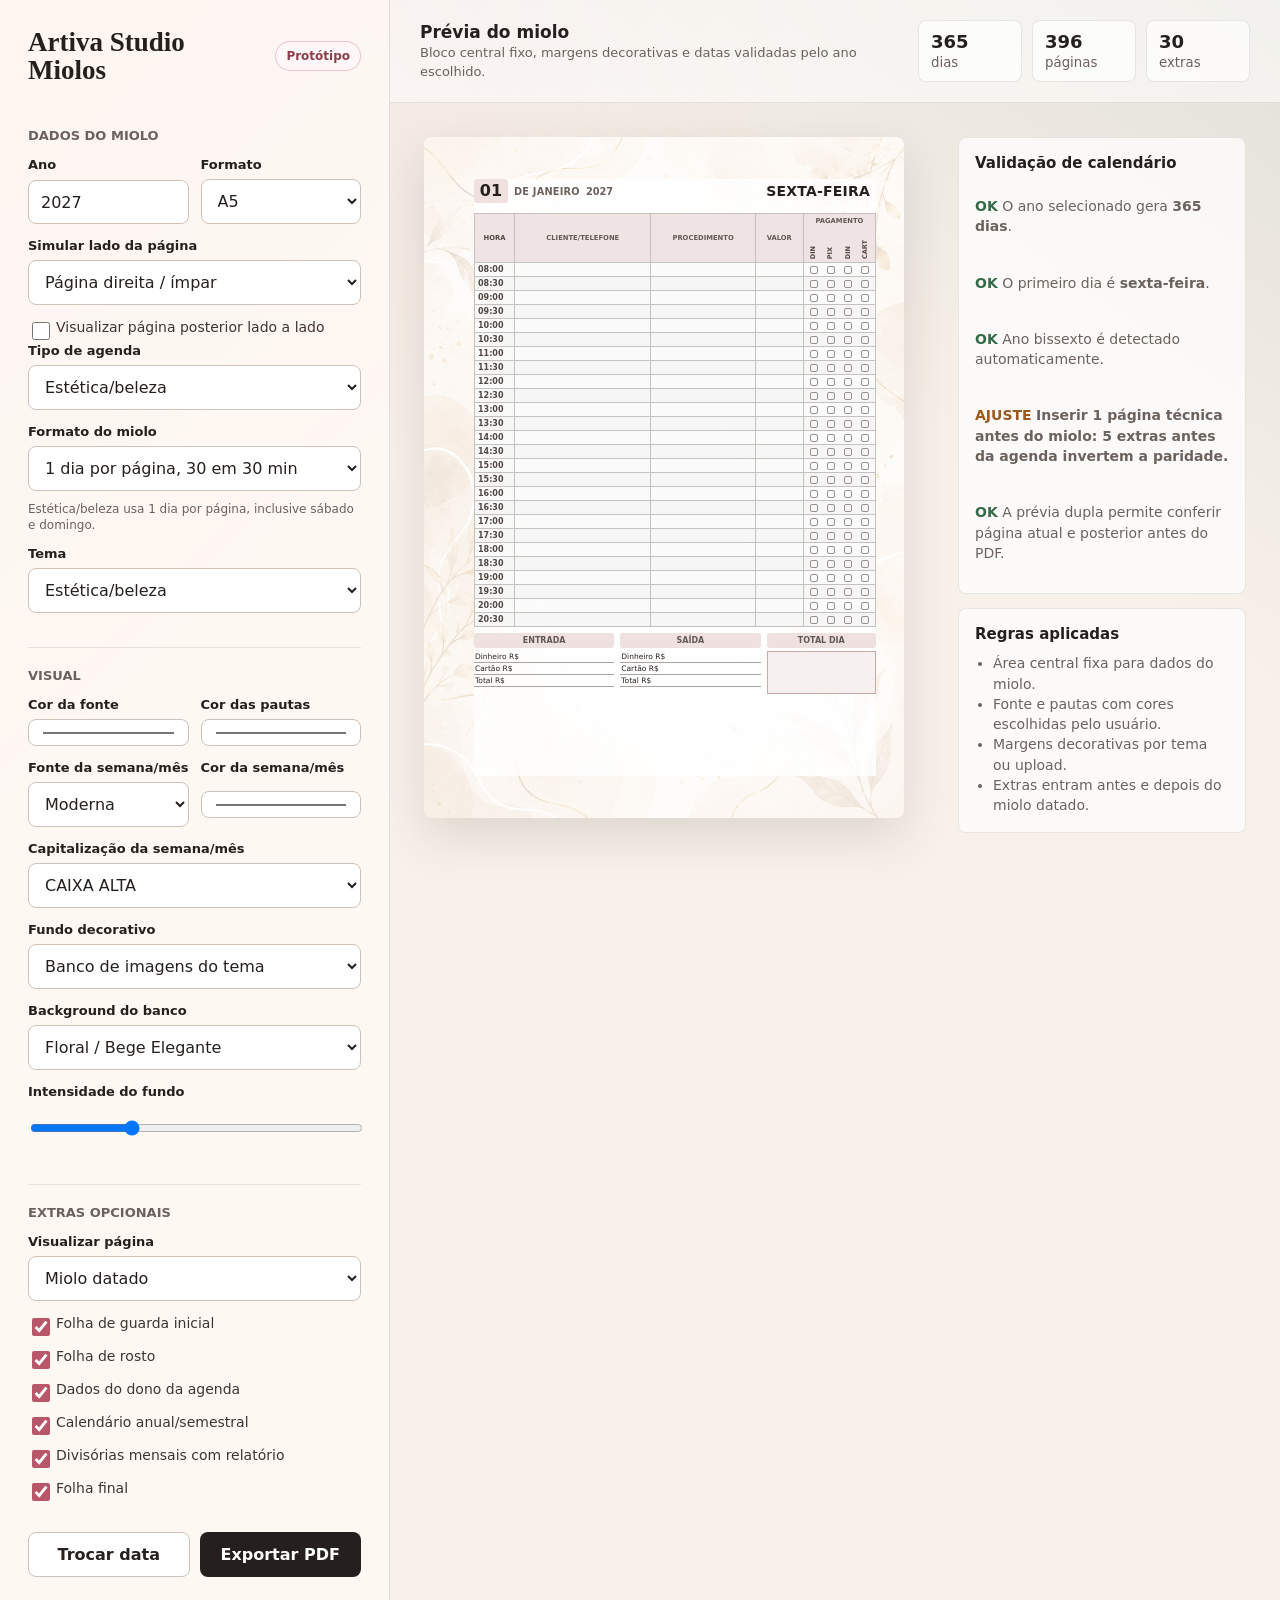
<file: ferramentas/gerador-miolos-agenda.html>
<!doctype html>
<html lang="pt-BR">
  <head>
    <meta charset="utf-8" />
    <meta name="viewport" content="width=device-width, initial-scale=1" />
    <title>Gerador de Miolos de Agendas | Artiva Studio</title>
    <style>
      :root {
        --ink: #25201d;
        --muted: #6b625d;
        --line: #d9cfc6;
        --paper: #fffaf5;
        --panel: #ffffff;
        --rose: #b9576a;
        --leaf: #52775c;
        --sky: #496e90;
        --gold: #b98939;
        --shadow: 0 18px 50px rgba(55, 40, 30, 0.14);
        --weekday-font: Inter, ui-sans-serif, system-ui, sans-serif;
        --weekday-color: #25201d;
        --active-bg: none;
        --uploaded-bg-opacity: 0.28;
        font-family:
          Inter, ui-sans-serif, system-ui, -apple-system, BlinkMacSystemFont,
          "Segoe UI", sans-serif;
      }

      * {
        box-sizing: border-box;
      }

      body {
        margin: 0;
        min-height: 100vh;
        color: var(--ink);
        background:
          linear-gradient(135deg, rgba(185, 87, 106, 0.11), transparent 32%),
          linear-gradient(215deg, rgba(82, 119, 92, 0.13), transparent 28%),
          #f8f1ea;
      }

      button,
      input,
      select,
      textarea {
        font: inherit;
      }

      .app {
        display: grid;
        grid-template-columns: minmax(300px, 390px) 1fr;
        min-height: 100vh;
      }

      .sidebar {
        border-right: 1px solid rgba(83, 70, 61, 0.15);
        background: rgba(255, 250, 245, 0.86);
        padding: 28px;
        overflow: auto;
      }

      .brand {
        display: flex;
        align-items: center;
        justify-content: space-between;
        gap: 16px;
        margin-bottom: 24px;
      }

      .brand h1 {
        margin: 0;
        font-family: Georgia, "Times New Roman", serif;
        font-size: 27px;
        line-height: 1.04;
      }

      .badge {
        border: 1px solid rgba(185, 87, 106, 0.3);
        color: #8c3e4d;
        background: #fff6f7;
        border-radius: 999px;
        padding: 7px 10px;
        font-size: 12px;
        font-weight: 700;
        white-space: nowrap;
      }

      .section {
        border-top: 1px solid rgba(83, 70, 61, 0.12);
        padding: 20px 0;
      }

      .section:first-of-type {
        border-top: 0;
      }

      .section h2 {
        margin: 0 0 14px;
        font-size: 13px;
        letter-spacing: 0;
        color: var(--muted);
        text-transform: uppercase;
      }

      .field {
        display: grid;
        gap: 7px;
        margin-bottom: 14px;
      }

      .field label {
        font-size: 13px;
        font-weight: 700;
      }

      .field input,
      .field select,
      .field textarea {
        width: 100%;
        border: 1px solid #cfc2b6;
        border-radius: 8px;
        background: #fff;
        color: var(--ink);
        padding: 11px 12px;
        outline: none;
      }

      .field input:focus,
      .field select:focus,
      .field textarea:focus {
        border-color: var(--rose);
        box-shadow: 0 0 0 3px rgba(185, 87, 106, 0.13);
      }

      .hint {
        margin: -4px 0 12px;
        color: var(--muted);
        font-size: 12px;
        line-height: 1.35;
      }

      .split {
        display: grid;
        grid-template-columns: 1fr 1fr;
        gap: 12px;
      }

      .checks {
        display: grid;
        gap: 9px;
      }

      .check {
        display: grid;
        grid-template-columns: 18px 1fr;
        align-items: start;
        gap: 10px;
        color: #3d3530;
        font-size: 14px;
      }

      .check input {
        width: 18px;
        height: 18px;
        accent-color: var(--rose);
      }

      .action-row {
        display: grid;
        grid-template-columns: 1fr 1fr;
        gap: 10px;
        padding-top: 8px;
      }

      .button {
        border: 0;
        border-radius: 8px;
        padding: 12px 14px;
        cursor: pointer;
        font-weight: 800;
      }

      .button.primary {
        background: var(--ink);
        color: #fff;
      }

      .button.secondary {
        border: 1px solid #cfc2b6;
        background: #fff;
        color: var(--ink);
      }

      .workspace {
        display: grid;
        grid-template-rows: auto 1fr;
        min-width: 0;
      }

      .topbar {
        display: grid;
        grid-template-columns: 1fr auto;
        gap: 20px;
        align-items: center;
        padding: 20px 30px;
        border-bottom: 1px solid rgba(83, 70, 61, 0.12);
        background: rgba(255, 255, 255, 0.54);
      }

      .topbar strong {
        display: block;
        font-size: 17px;
      }

      .topbar span {
        color: var(--muted);
        font-size: 13px;
      }

      .stats {
        display: flex;
        gap: 10px;
        flex-wrap: wrap;
        justify-content: end;
      }

      .stat {
        min-width: 104px;
        border: 1px solid rgba(83, 70, 61, 0.12);
        border-radius: 8px;
        background: rgba(255, 255, 255, 0.7);
        padding: 10px 12px;
      }

      .stat b {
        display: block;
        font-size: 18px;
      }

      .stat small {
        color: var(--muted);
      }

      .preview-stage {
        display: grid;
        grid-template-columns: minmax(480px, 520px) minmax(260px, 360px);
        justify-content: center;
        align-items: start;
        gap: 26px;
        padding: 34px;
        overflow: auto;
      }

      .preview-stage.spread-mode {
        grid-template-columns: 430px 430px minmax(260px, 360px);
      }

      .sheet {
        position: relative;
        width: 480px;
        max-width: none;
        aspect-ratio: 148 / 210;
        border-radius: 8px;
        background: #fff;
        box-shadow: var(--shadow);
        overflow: hidden;
      }

      .sheet.next-sheet {
        display: none;
      }

      .spread-mode .sheet.next-sheet {
        display: block;
      }

      .spread-mode .content-block {
        top: 34px;
        bottom: 34px;
      }

      .spread-mode .service-header {
        grid-template-columns: minmax(0, 1fr) auto;
        gap: 4px;
        margin-bottom: 6px;
      }

      .spread-mode .service-date {
        gap: 5px;
      }

      .spread-mode .service-date .day-number {
        min-width: 30px;
        height: 22px;
        font-size: 14px;
      }

      .spread-mode .service-date .month-name,
      .spread-mode .service-date .year-name {
        font-size: 7px;
      }

      .spread-mode .service-weekday {
        justify-self: end;
        font-size: 10px;
        line-height: 1;
        max-width: none;
        padding-right: 0;
      }

      .spread-mode .service-table th {
        font-size: 5.8px;
        padding: 2px 1px;
      }

      .spread-mode .service-table td {
        height: 10px;
        padding: 0 2px;
      }

      .spread-mode #serviceRows tr:nth-last-child(-n + 3) {
        display: none;
      }

      .spread-mode .appointment-extra-notes {
        display: none !important;
      }

      .spread-mode .appointment-card-header {
        gap: 5px;
        margin-bottom: 5px;
        padding-bottom: 5px;
      }

      .spread-mode .appointment-card-header b {
        width: 27px;
        height: 20px;
        font-size: 12px;
      }

      .spread-mode .appointment-card-header .appointment-month {
        font-size: 6.5px;
      }

      .spread-mode .appointment-card-header .appointment-weekday {
        font-size: 11px;
        max-width: 80px;
      }

      .spread-mode .weekend-content {
        gap: 8px;
      }

      .spread-mode .weekend-list h3,
      .spread-mode .weekend-notes h3 {
        font-size: 6.7px;
      }

      .spread-mode .weekend-list .line,
      .spread-mode .weekend-notes .line {
        height: 9px;
      }

      .sheet.right-page {
        --inner-margin: 50px;
        --outer-margin: 28px;
      }

      .sheet.left-page {
        --inner-margin: 50px;
        --outer-margin: 28px;
      }

      .sheet::before,
      .sheet::after {
        content: "";
        position: absolute;
        inset: 0;
        pointer-events: none;
      }

      .sheet::before {
        background:
          radial-gradient(circle at 13% 12%, rgba(185, 87, 106, 0.35) 0 22px, transparent 23px),
          radial-gradient(circle at 89% 22%, rgba(82, 119, 92, 0.32) 0 24px, transparent 25px),
          radial-gradient(circle at 10% 86%, rgba(73, 110, 144, 0.27) 0 26px, transparent 27px),
          radial-gradient(circle at 90% 88%, rgba(185, 137, 57, 0.28) 0 24px, transparent 25px);
        opacity: var(--decor-opacity, 0.9);
      }

      .sheet.floral::before {
        background:
          radial-gradient(circle at 11% 16%, rgba(185, 87, 106, 0.32) 0 20px, transparent 21px),
          radial-gradient(circle at 17% 24%, rgba(82, 119, 92, 0.28) 0 11px, transparent 12px),
          radial-gradient(circle at 88% 78%, rgba(185, 87, 106, 0.24) 0 28px, transparent 29px),
          radial-gradient(circle at 80% 86%, rgba(82, 119, 92, 0.26) 0 12px, transparent 13px);
      }

      .sheet.minimalist::before {
        background:
          linear-gradient(90deg, rgba(37, 32, 29, 0.06) 0 13%, transparent 13% 87%, rgba(37, 32, 29, 0.06) 87%),
          linear-gradient(180deg, rgba(185, 137, 57, 0.14), transparent 34%);
      }

      .sheet.school::before {
        background:
          repeating-linear-gradient(90deg, rgba(73, 110, 144, 0.16) 0 2px, transparent 2px 30px),
          radial-gradient(circle at 88% 14%, rgba(185, 137, 57, 0.28) 0 26px, transparent 27px);
      }

      .sheet.beauty::before {
        background: none;
      }

      .sheet.has-image-bg::before {
        background: var(--active-bg);
        background-size: cover;
        background-position: center;
        opacity: var(--uploaded-bg-opacity);
      }

      .content-block {
        position: absolute;
        top: 42px;
        right: var(--outer-margin, 42px);
        bottom: 42px;
        left: var(--inner-margin, 42px);
        display: flex;
        flex-direction: column;
        background: rgba(255, 255, 255, 0.84);
        padding: 0;
      }

      .sheet.left-page .content-block {
        right: var(--inner-margin, 42px);
        left: var(--outer-margin, 42px);
      }

      .sheet.art-preview .content-block {
        top: 46px;
        bottom: 46px;
      }

      .sheet.extra-preview .content-block {
        top: 46px;
        bottom: 46px;
        padding: 18px;
      }

      .next-sheet .content-block {
        left: var(--outer-margin, 42px);
        right: var(--inner-margin, 42px);
      }

      .coil {
        display: none;
        position: absolute;
        left: 31px;
        top: 32px;
        bottom: 32px;
        width: 28px;
        display: grid;
        align-content: space-between;
        pointer-events: none;
        z-index: 3;
      }

      .coil span {
        position: relative;
        height: 10px;
        border-radius: 999px;
        background:
          linear-gradient(90deg, #272727 0 32%, #f3f3f3 33% 68%, #232323 69%);
        box-shadow: 0 1px 3px rgba(0, 0, 0, 0.22);
      }

      .date-head {
        display: grid;
        grid-template-columns: auto 1fr;
        gap: 16px;
        align-items: center;
        color: var(--preview-font, #25201d);
        border-bottom: 2px solid var(--preview-lines, #cfa9a7);
        padding-bottom: 14px;
      }

      .date-head .month {
        font-size: 13px;
        color: var(--muted);
        text-transform: uppercase;
        font-weight: 800;
      }

      .date-head .weekday {
        margin-top: 3px;
        color: var(--weekday-color);
        font-family: var(--weekday-font);
        font-size: 23px;
        line-height: 1.05;
      }

      .date-head .day {
        display: grid;
        place-items: center;
        width: 72px;
        height: 72px;
        border: 2px solid var(--preview-lines, #cfa9a7);
        border-radius: 50%;
        font-size: 40px;
        line-height: 1;
        font-weight: 900;
      }

      .daily-meta {
        display: grid;
        grid-template-columns: 1fr 1fr 1fr;
        gap: 8px;
        margin: 13px 0 0;
        color: var(--preview-font, #25201d);
      }

      .meta-cell {
        border-bottom: 1px solid var(--preview-lines, #cfa9a7);
        min-height: 28px;
        font-size: 10px;
        color: var(--muted);
        text-transform: uppercase;
        font-weight: 800;
      }

      .body-grid {
        display: grid;
        grid-template-columns: 0.62fr 1.38fr;
        gap: 16px;
        margin-top: 18px;
      }

      .mini-section {
        min-width: 0;
      }

      .mini-section h3,
      .main-section h3 {
        margin: 0 0 8px;
        color: var(--preview-font, #25201d);
        font-size: 11px;
        text-transform: uppercase;
        font-weight: 900;
      }

      .lines {
        display: grid;
        align-content: start;
        gap: 14px;
        flex: 1;
        margin-top: 0;
      }

      .line {
        border-bottom: 1.5px solid var(--preview-lines, #cfa9a7);
        height: 15px;
      }

      .check-lines .line {
        position: relative;
        padding-left: 0;
        margin-left: 17px;
      }

      .check-lines .line::before {
        content: "";
        position: absolute;
        left: -17px;
        bottom: -5px;
        width: 8px;
        height: 8px;
        border: 1px solid var(--preview-lines, #cfa9a7);
        background: rgba(255, 255, 255, 0.82);
      }

      .dual-days {
        display: none;
        grid-template-columns: 1fr 1fr;
        gap: 18px;
        height: 100%;
      }

      .day-column {
        display: flex;
        flex-direction: column;
        min-width: 0;
      }

      .day-column h3 {
        margin: 0;
        color: var(--preview-font, #25201d);
        font-size: 38px;
      }

      .day-column span {
        color: var(--weekday-color);
        font-family: var(--weekday-font);
        font-size: 12px;
        font-weight: 800;
        text-transform: uppercase;
      }

      .weekend-page {
        display: none;
        height: 100%;
        color: var(--preview-font, #25201d);
      }

      .weekend-title {
        display: grid;
        grid-template-columns: 1fr auto;
        gap: 12px;
        align-items: baseline;
        border-bottom: 2px solid var(--preview-lines, #cfa9a7);
        padding-bottom: 9px;
        margin-bottom: 12px;
      }

      .weekend-title strong {
        font-size: 18px;
        text-transform: uppercase;
      }

      .weekend-title span {
        color: var(--muted);
        font-size: 10px;
        font-weight: 900;
      }

      .weekend-blocks {
        display: grid;
        grid-template-rows: 1fr 1fr;
        gap: 12px;
        height: calc(100% - 44px);
      }

      .weekend-block {
        display: grid;
        grid-template-rows: auto 1fr;
        min-height: 0;
        border: 1px solid color-mix(in srgb, var(--preview-lines, #cfa9a7) 60%, #fff);
        background: rgba(255, 255, 255, 0.7);
        padding: 10px;
      }

      .weekend-head {
        display: grid;
        grid-template-columns: auto 1fr auto;
        gap: 8px;
        align-items: center;
        margin-bottom: 8px;
      }

      .weekend-day {
        display: grid;
        place-items: center;
        min-width: 34px;
        height: 28px;
        border-radius: 3px;
        background: color-mix(in srgb, var(--preview-lines, #cfa9a7) 35%, #fff);
        font-size: 16px;
        font-weight: 900;
      }

      .weekend-name {
        color: var(--weekday-color);
        font-family: var(--weekday-font);
        font-size: 16px;
        font-weight: 900;
      }

      .weekend-month {
        color: var(--muted);
        font-size: 8px;
        font-weight: 900;
        text-transform: uppercase;
      }

      .weekend-content {
        display: grid;
        grid-template-columns: 0.65fr 1.35fr;
        gap: 12px;
        min-height: 0;
      }

      .weekend-list h3,
      .weekend-notes h3 {
        margin: 0 0 6px;
        color: #625955;
        font-size: 8px;
        text-transform: uppercase;
      }

      .weekend-list .line,
      .weekend-notes .line {
        height: 11px;
      }

      .appointment-list {
        display: none;
        gap: 10px;
        margin-top: 18px;
      }

      .slot {
        display: grid;
        grid-template-columns: 39px 1fr 0.82fr;
        gap: 10px;
        align-items: center;
        color: var(--preview-font, #25201d);
        font-size: 12px;
      }

      .slot i {
        height: 1px;
        background: var(--preview-lines, #cfa9a7);
      }

      .slot span {
        border-bottom: 1px solid var(--preview-lines, #cfa9a7);
        min-height: 18px;
        color: var(--muted);
        font-size: 9px;
        text-transform: uppercase;
      }

      .service-page {
        display: none;
        color: var(--preview-font, #25201d);
      }

      .service-header {
        display: grid;
        grid-template-columns: minmax(0, 1fr) minmax(96px, 34%);
        gap: 10px;
        align-items: start;
        margin-bottom: 10px;
      }

      .service-date {
        display: flex;
        align-items: center;
        gap: 6px;
      }

      .service-date .day-number {
        display: inline-grid;
        place-items: center;
        min-width: 34px;
        height: 24px;
        border-radius: 3px;
        background: color-mix(in srgb, var(--preview-lines, #cfa9a7) 35%, #fff);
        font-size: 16px;
        font-weight: 900;
        line-height: 1;
      }

      .service-date .month-name {
        font-size: 9.8px;
        font-weight: 800;
        color: #6b625d;
        text-transform: uppercase;
        letter-spacing: 0.2px;
      }

      .service-date .year-name {
        font-size: 9.8px;
        font-weight: 900;
        color: #6b625d;
      }

      .service-weekday {
        font-size: 14px;
        font-weight: 900;
        text-transform: uppercase;
        letter-spacing: 0.2px;
        align-self: center;
        color: var(--weekday-color);
        font-family: var(--weekday-font);
        min-width: 0;
        max-width: 100%;
        padding-right: 6px;
        text-align: right;
        white-space: nowrap;
      }

      .service-tools {
        display: none;
        justify-content: end;
        gap: 4px;
        margin-bottom: 4px;
        color: #8d8581;
        font-size: 9px;
      }

      .service-table {
        width: 100%;
        border-collapse: collapse;
        table-layout: fixed;
        font-size: 8px;
      }

      .service-table th {
        background: color-mix(in srgb, var(--preview-lines, #cfa9a7) 32%, #fff);
        border: 1px solid #c7c1bd;
        padding: 3px 2px;
        color: #625955;
        font-size: 6.8px;
        font-weight: 900;
        text-align: center;
        white-space: nowrap;
        text-transform: uppercase;
      }

      .service-table td {
        height: 14px;
        border: 1px solid #c7c1bd;
        background: rgba(250, 250, 250, 0.65);
        padding: 1px 3px;
      }

      .service-table tr:nth-child(even) td {
        background: #f6f6f6;
      }

      .service-table .time {
        width: 10%;
        font-weight: 800;
        color: #4f4743;
      }

      .service-table .client {
        width: 34%;
      }

      .service-table .procedure {
        width: 26%;
      }

      .service-table .value {
        width: 12%;
      }

      .service-table .checks-head,
      .service-table .checks-cell {
        width: 18%;
        text-align: center;
      }

      .service-table.appointment-simple .client {
        width: 34%;
      }

      .service-table.appointment-simple .notes {
        width: 56%;
      }

      .appointment-extra-notes {
        display: none;
        margin-top: 10px;
        flex: 1;
        min-height: 0;
      }

      .appointment-extra-notes h3 {
        margin: 0 0 7px;
        color: #625955;
        font-size: 8px;
        font-weight: 900;
        text-transform: uppercase;
      }

      .appointment-extra-notes .lines {
        gap: 13px;
      }

      .appointment-two-page,
      .appointment-weekend-page {
        display: none;
        height: 100%;
        color: var(--preview-font, #25201d);
      }

      .appointment-two-grid {
        display: grid;
        grid-template-columns: 1fr 1fr;
        gap: 12px;
        height: 100%;
      }

      .appointment-card {
        display: grid;
        grid-template-rows: auto 1fr;
        min-width: 0;
        min-height: 0;
      }

      .appointment-card-header {
        display: grid;
        grid-template-columns: auto 1fr auto;
        gap: 7px;
        align-items: center;
        margin-bottom: 7px;
        border-bottom: 1.5px solid var(--preview-lines, #cfa9a7);
        padding-bottom: 6px;
      }

      .appointment-card-header b {
        display: grid;
        place-items: center;
        width: 30px;
        height: 24px;
        border-radius: 3px;
        background: color-mix(in srgb, var(--preview-lines, #cfa9a7) 35%, #fff);
        font-size: 14px;
      }

      .appointment-card-header span {
        color: var(--weekday-color);
        font-family: var(--weekday-font);
        font-size: 12px;
        font-weight: 900;
        line-height: 1.1;
      }

      .appointment-card-header .appointment-month {
        color: var(--muted);
        font-family: Inter, ui-sans-serif, system-ui, sans-serif;
        font-size: 8px;
        font-weight: 900;
        text-transform: uppercase;
      }

      .appointment-card-header .appointment-weekday {
        justify-self: end;
        text-align: right;
      }

      .appointment-card-header small {
        display: block;
        color: var(--muted);
        font-family: Inter, ui-sans-serif, system-ui, sans-serif;
        font-size: 7px;
        font-weight: 900;
        text-transform: uppercase;
      }

      .mini-appointment-table {
        width: 100%;
        border-collapse: collapse;
        table-layout: fixed;
        font-size: 6.8px;
      }

      .mini-appointment-table th {
        border: 1px solid #c7c1bd;
        background: color-mix(in srgb, var(--preview-lines, #cfa9a7) 30%, #fff);
        padding: 3px 2px;
        color: #625955;
        text-transform: uppercase;
      }

      .mini-appointment-table td {
        height: 16px;
        border: 1px solid #c7c1bd;
        background: rgba(250, 250, 250, 0.62);
        padding: 1px 2px;
      }

      .mini-appointment-table .mini-time {
        width: 23%;
        font-weight: 900;
      }

      .appointment-weekend-blocks {
        display: grid;
        grid-template-rows: 1fr 1fr;
        gap: 12px;
        height: 100%;
      }

      .appointment-weekend-block {
        display: grid;
        grid-template-rows: auto 1fr;
        min-height: 0;
      }

      .appointment-weekend-block .mini-appointment-table td {
        height: 15px;
      }

      .appointment-two-page {
        display: none;
        height: 100%;
        color: var(--preview-font, #25201d);
      }

      .appointment-two-head {
        display: grid;
        grid-template-rows: 1fr 1fr;
        gap: 10px;
        height: 100%;
      }

      .appointment-two-block {
        display: grid;
        grid-template-rows: auto 1fr;
        min-height: 0;
      }

      .appointment-two-title {
        display: grid;
        grid-template-columns: auto 1fr auto;
        gap: 7px;
        align-items: center;
        border-bottom: 1.5px solid var(--preview-lines, #cfa9a7);
        padding-bottom: 5px;
        margin-bottom: 5px;
      }

      .appointment-two-title b {
        display: grid;
        place-items: center;
        width: 30px;
        height: 24px;
        border-radius: 3px;
        background: color-mix(in srgb, var(--preview-lines, #cfa9a7) 35%, #fff);
        font-size: 14px;
      }

      .appointment-two-title span {
        color: var(--weekday-color);
        font-family: var(--weekday-font);
        font-size: 12px;
        font-weight: 900;
        line-height: 1.1;
      }

      .appointment-two-title small {
        display: block;
        color: var(--muted);
        font-family: Inter, ui-sans-serif, system-ui, sans-serif;
        font-size: 7px;
        font-weight: 900;
        text-transform: uppercase;
      }

      .appointment-two-table {
        width: 100%;
        border-collapse: collapse;
        table-layout: fixed;
        font-size: 6.8px;
      }

      .appointment-two-table th {
        border: 1px solid #c7c1bd;
        background: color-mix(in srgb, var(--preview-lines, #cfa9a7) 30%, #fff);
        padding: 3px 2px;
        color: #625955;
        text-transform: uppercase;
      }

      .appointment-two-table td {
        height: 13px;
        border: 1px solid #c7c1bd;
        background: rgba(250, 250, 250, 0.62);
        padding: 1px 2px;
      }

      .appointment-two-table .time-cell {
        width: 16%;
        font-weight: 900;
      }

      .payment-head {
        display: grid;
        grid-template-columns: repeat(4, 1fr);
        gap: 2px;
        align-items: end;
        justify-items: center;
        min-height: 34px;
      }

      .payment-head span {
        writing-mode: vertical-rl;
        transform: rotate(180deg);
        font-size: 6.5px;
        line-height: 1;
        color: #4f4743;
        text-transform: uppercase;
      }

      .checks-wrap {
        display: grid;
        grid-template-columns: repeat(4, 1fr);
        gap: 2px;
        align-items: center;
        justify-items: center;
      }

      .box {
        display: inline-block;
        width: 8px;
        height: 8px;
        border: 1px solid #99918d;
        border-radius: 2px;
      }

      .money-area {
        display: grid;
        grid-template-columns: 1fr 1fr 0.78fr;
        gap: 6px;
        margin-top: 6px;
      }

      .finance-grid {
        display: block;
        border: 0;
        font-size: 7.5px;
      }

      .finance-grid div {
        min-height: auto;
        border: 0;
        border-bottom: 1px solid #aaa4a0;
        padding: 1px;
      }

      .finance-grid strong,
      .total-box strong {
        display: block;
        margin-bottom: 3px;
        background: color-mix(in srgb, var(--preview-lines, #cfa9a7) 35%, #fff);
        border-radius: 3px;
        padding: 3px 4px;
        text-align: center;
        color: #625955;
        font-size: 8px;
        text-transform: uppercase;
      }

      .total-box {
        font-size: 7.5px;
      }

      .total-box div {
        min-height: 43px;
        border: 1px solid var(--preview-lines, #cfa9a7);
        background: color-mix(in srgb, var(--preview-lines, #cfa9a7) 18%, #fff);
      }

      .owner-page {
        display: none;
        height: 100%;
        color: var(--preview-font, #25201d);
      }

      .owner-page.beauty-owner .owner-title strong {
        font-family: inherit;
        font-size: 20px;
        text-transform: uppercase;
      }

      .owner-page.beauty-owner .owner-title {
        border-bottom-width: 1px;
      }

      .owner-page.simple-owner .owner-title strong {
        color: var(--weekday-color);
        font-family: var(--weekday-font);
      }

      .owner-title {
        display: grid;
        gap: 4px;
        margin-bottom: 20px;
        border-bottom: 2px solid var(--preview-lines, #cfa9a7);
        padding-bottom: 12px;
      }

      .owner-title span {
        color: var(--muted);
        font-size: 8px;
        font-weight: 900;
        letter-spacing: 0.7px;
        text-transform: uppercase;
      }

      .owner-title strong {
        font-family: Georgia, "Times New Roman", serif;
        font-size: 25px;
        line-height: 1;
      }

      .owner-fields {
        display: grid;
        gap: 13px;
      }

      .owner-field {
        display: grid;
        gap: 5px;
      }

      .owner-field label {
        color: #625955;
        font-size: 8px;
        font-weight: 900;
        text-transform: uppercase;
      }

      .owner-line {
        min-height: 20px;
        border-bottom: 1.4px solid var(--preview-lines, #cfa9a7);
      }

      .owner-grid {
        display: grid;
        grid-template-columns: 1fr 0.45fr;
        gap: 12px;
      }

      .owner-note {
        margin-top: 18px;
        border: 1px solid color-mix(in srgb, var(--preview-lines, #cfa9a7) 55%, #fff);
        background: color-mix(in srgb, var(--preview-lines, #cfa9a7) 12%, #fff);
        min-height: 72px;
        padding: 8px;
      }

      .owner-note label {
        display: block;
        color: #625955;
        font-size: 8px;
        font-weight: 900;
        text-transform: uppercase;
      }

      .calendar-page {
        display: none;
        height: 100%;
        color: var(--preview-font, #25201d);
      }

      .calendar-title {
        display: grid;
        grid-template-columns: 1fr auto;
        align-items: baseline;
        gap: 12px;
        border-bottom: 2px solid var(--preview-lines, #cfa9a7);
        padding-bottom: 9px;
        margin-bottom: 12px;
      }

      .calendar-title strong {
        font-size: 17px;
        text-transform: uppercase;
      }

      .calendar-title span {
        color: var(--muted);
        font-size: 11px;
        font-weight: 900;
      }

      .months-grid {
        display: grid;
        grid-template-columns: 1fr 1fr;
        gap: 10px 12px;
      }

      .mini-month {
        min-width: 0;
      }

      .mini-month h3 {
        margin: 0 0 4px;
        color: var(--preview-font, #25201d);
        font-size: 9px;
        text-align: center;
        text-transform: uppercase;
      }

      .month-table {
        width: 100%;
        border-collapse: collapse;
        table-layout: fixed;
        font-size: 6.4px;
        text-align: center;
      }

      .month-table th {
        color: #625955;
        font-weight: 900;
        padding-bottom: 2px;
      }

      .month-table td {
        height: 12px;
        border: 1px solid color-mix(in srgb, var(--preview-lines, #cfa9a7) 52%, #fff);
        background: rgba(255, 255, 255, 0.62);
      }

      .month-table td.muted-day {
        color: #c8c0bb;
        background: rgba(250, 250, 250, 0.34);
      }

      .month-table td.holiday {
        color: #8c3e4d;
        background: color-mix(in srgb, var(--preview-lines, #cfa9a7) 46%, #fff);
        font-weight: 900;
      }

      .holiday-list {
        display: grid;
        grid-template-columns: 1fr 1fr;
        gap: 3px 10px;
        margin-top: 10px;
        color: #625955;
        font-size: 6.8px;
        line-height: 1.25;
      }

      .holiday-list span {
        display: block;
        border-left: 3px solid var(--preview-lines, #cfa9a7);
        padding-left: 4px;
      }

      .calendar-notes {
        margin-top: 12px;
      }

      .calendar-notes strong {
        display: block;
        margin-bottom: 5px;
        color: #625955;
        font-size: 8px;
        text-transform: uppercase;
      }

      .calendar-note-lines {
        display: grid;
        gap: 9px;
      }

      .calendar-note-lines span {
        min-height: 8px;
        border-bottom: 1px solid color-mix(in srgb, var(--preview-lines, #cfa9a7) 65%, #fff);
      }

      .monthly-report-page,
      .month-art-page {
        display: none;
        height: 100%;
        color: var(--preview-font, #25201d);
      }

      .report-title,
      .month-art-inner {
        border: 1px solid color-mix(in srgb, var(--preview-lines, #cfa9a7) 55%, #fff);
      }

      .report-title {
        padding: 11px 12px;
        margin-bottom: 12px;
        background: color-mix(in srgb, var(--preview-lines, #cfa9a7) 14%, #fff);
      }

      .report-title span {
        display: block;
        color: #625955;
        font-size: 8px;
        font-weight: 900;
        text-transform: uppercase;
      }

      .report-title strong {
        display: block;
        margin-top: 4px;
        color: var(--weekday-color);
        font-family: var(--weekday-font);
        font-size: 21px;
        text-transform: uppercase;
      }

      .report-grid {
        display: grid;
        grid-template-columns: 1fr 1fr;
        gap: 10px;
      }

      .report-box {
        min-height: 78px;
        border: 1px solid #c7c1bd;
        padding: 8px;
        background: rgba(255, 255, 255, 0.7);
      }

      .report-box.full {
        grid-column: 1 / -1;
      }

      .report-box h3 {
        margin: 0 0 8px;
        color: #625955;
        font-size: 8px;
        text-transform: uppercase;
      }

      .report-lines {
        display: grid;
        gap: 8px;
      }

      .report-lines span {
        border-bottom: 1px solid #aaa4a0;
        min-height: 10px;
      }

      .month-art-page {
        place-items: stretch;
      }

      .month-art-inner {
        display: grid;
        place-items: center;
        position: relative;
        overflow: hidden;
        width: 100%;
        height: 100%;
        padding: 12px;
        background: rgba(255, 255, 255, 0.72);
        text-align: center;
      }

      .month-art-bg {
        position: absolute;
        inset: 14px;
        border: 1.5px solid var(--preview-lines, #cfa9a7);
        background:
          var(--active-bg),
          radial-gradient(circle at 18% 17%, color-mix(in srgb, var(--preview-lines, #cfa9a7) 34%, transparent) 0 70px, transparent 71px),
          radial-gradient(circle at 88% 82%, color-mix(in srgb, var(--preview-lines, #cfa9a7) 30%, transparent) 0 90px, transparent 91px),
          linear-gradient(135deg, color-mix(in srgb, var(--preview-lines, #cfa9a7) 25%, transparent), transparent 45%);
        background-size: cover, auto, auto, auto;
        background-position: center, center, center, center;
        opacity: 0.38;
      }

      .month-art-content {
        position: relative;
        z-index: 1;
        display: grid;
        justify-items: center;
        max-width: 78%;
        margin: 0 auto;
        padding: 10px 14px;
        overflow-wrap: anywhere;
      }

      .month-art-inner span {
        color: #625955;
        font-size: 18px;
        font-weight: 900;
        color: var(--weekday-color);
        font-family: var(--weekday-font);
        line-height: 1;
      }

      .month-art-inner strong {
        display: block;
        margin-top: 10px;
        color: var(--weekday-color);
        font-family: var(--weekday-font);
        font-size: clamp(24px, 9vw, 38px);
        line-height: 1;
        max-width: 100%;
        text-align: center;
      }

      .month-art-inner small {
        display: block;
        margin-top: 12px;
        color: var(--weekday-color);
        font-family: var(--weekday-font);
        font-size: 20px;
        font-weight: 800;
      }

      .inspector {
        display: grid;
        gap: 14px;
      }

      .panel {
        border: 1px solid rgba(83, 70, 61, 0.12);
        border-radius: 8px;
        background: rgba(255, 255, 255, 0.72);
        padding: 16px;
      }

      .panel h2 {
        margin: 0 0 10px;
        font-size: 15px;
      }

      .panel p,
      .panel li {
        color: var(--muted);
        font-size: 14px;
        line-height: 1.45;
      }

      .panel ul {
        margin: 0;
        padding-left: 18px;
      }

      .calendar-check {
        display: grid;
        gap: 8px;
      }

      .ok {
        color: #356948;
        font-weight: 800;
      }

      .warn {
        color: #9a5b20;
        font-weight: 800;
      }

      .spread-mode #serviceTable.service-table td {
        height: 12px !important;
        padding: 0 2px !important;
      }

      .spread-mode #serviceTable.service-table th {
        font-size: 5.4px !important;
        padding: 1px !important;
      }

      @media (max-width: 980px) {
        .app {
          grid-template-columns: 1fr;
        }

        .sidebar {
          border-right: 0;
          border-bottom: 1px solid rgba(83, 70, 61, 0.15);
        }

        .preview-stage {
          grid-template-columns: 1fr;
        }

        .topbar {
          grid-template-columns: 1fr;
        }

        .stats {
          justify-content: start;
        }
      }

      @media print {
        body {
          background: #fff;
        }

        .sidebar,
        .topbar,
        .inspector {
          display: none;
        }

        .app,
        .workspace,
        .preview-stage {
          display: block;
          padding: 0;
        }

        .sheet {
          width: 148mm;
          height: 210mm;
          box-shadow: none;
          border-radius: 0;
        }
      }
    </style>
  </head>
  <body>
    <main class="app">
      <aside class="sidebar">
        <div class="brand">
          <h1>Artiva Studio<br />Miolos</h1>
          <span class="badge">Protótipo</span>
        </div>

        <section class="section">
          <h2>Dados do miolo</h2>
          <div class="split">
            <div class="field">
              <label for="year">Ano</label>
              <input id="year" type="number" min="1900" max="2100" value="2027" />
            </div>
            <div class="field">
              <label for="size">Formato</label>
              <select id="size">
                <option>A5</option>
                <option>A4</option>
                <option>Carta</option>
              </select>
            </div>
          </div>

          <div class="field">
            <label for="pageSide">Simular lado da página</label>
            <select id="pageSide">
              <option value="right">Página direita / ímpar</option>
              <option value="left">Página esquerda / par</option>
            </select>
          </div>

          <label class="check">
            <input id="spreadPreview" type="checkbox" />
            Visualizar página posterior lado a lado
          </label>

          <div class="field">
            <label for="agendaType">Tipo de agenda</label>
            <select id="agendaType">
              <option value="beauty" selected>Estética/beleza</option>
              <option value="appointments">Agenda de atendimentos</option>
              <option value="planner">Planner</option>
              <option value="school" disabled>Escolar (em breve)</option>
            </select>
          </div>

          <div class="field">
            <label for="layout">Formato do miolo</label>
            <select id="layout">
              <option value="beauty" selected>Agenda estética/beleza</option>
            </select>
          </div>
          <p class="hint" id="layoutHint">
            Estética/beleza usa 1 dia por página, inclusive sábado e domingo.
          </p>

          <div class="field" id="weekendPreviewField">
            <label for="weekendPreviewType">Prévia do layout fim de semana</label>
            <select id="weekendPreviewType">
              <option value="weekday">Dia útil, segunda a sexta</option>
              <option value="weekend">Sábado/domingo juntos</option>
            </select>
          </div>

          <div class="field">
            <label for="theme">Tema</label>
            <select id="theme">
              <option value="floral">Floral</option>
              <option value="beauty" selected>Estética/beleza</option>
              <option value="school">Escolar</option>
              <option value="minimalist">Minimalista</option>
              <option value="fruits">Frutas</option>
              <option value="pets">Pets</option>
            </select>
          </div>
        </section>

        <section class="section">
          <h2>Visual</h2>
          <div class="split">
            <div class="field">
              <label for="fontColor">Cor da fonte</label>
              <input id="fontColor" type="color" value="#25201d" />
            </div>
            <div class="field">
              <label for="lineColor">Cor das pautas</label>
              <input id="lineColor" type="color" value="#cfa9a7" />
            </div>
          </div>

          <div class="split">
            <div class="field">
              <label for="weekdayFont">Fonte da semana/mês</label>
              <select id="weekdayFont">
                <option value="Inter, ui-sans-serif, system-ui, sans-serif">Moderna</option>
                <option value="Georgia, 'Times New Roman', serif">Editorial</option>
                <option value="'Segoe Print', 'Comic Sans MS', cursive">Manual</option>
                <option value="'Brush Script MT', 'Segoe Script', cursive">Cursiva</option>
                <option value="'Trebuchet MS', Arial, sans-serif">Arredondada</option>
              </select>
            </div>
            <div class="field">
              <label for="weekdayColor">Cor da semana/mês</label>
              <input id="weekdayColor" type="color" value="#25201d" />
            </div>
          </div>

          <div class="field">
            <label for="weekdayCase">Capitalização da semana/mês</label>
            <select id="weekdayCase">
              <option value="uppercase">CAIXA ALTA</option>
              <option value="capitalize">Primeira letra maiúscula</option>
              <option value="lowercase">caixa baixa</option>
            </select>
          </div>

          <div class="field">
            <label for="background">Fundo decorativo</label>
            <select id="background">
              <option>Banco de imagens do tema</option>
              <option>Upload do usuário</option>
              <option>Sem fundo</option>
            </select>
          </div>

          <div class="field" id="bankBackgroundField">
            <label for="bankBackground">Background do banco</label>
            <select id="bankBackground">
              <option value="fruits-limao-siciliano">Limão Siciliano</option>
            </select>
          </div>

          <div class="field" id="uploadField">
            <label for="backgroundUpload">Imagem de fundo</label>
            <input id="backgroundUpload" type="file" accept="image/png,image/jpeg,image/webp" />
          </div>

          <div class="field" id="opacityField">
            <label for="backgroundOpacity">Intensidade do fundo</label>
            <input id="backgroundOpacity" type="range" min="0" max="100" value="28" />
          </div>
        </section>

        <section class="section">
          <h2>Extras opcionais</h2>
          <div class="field">
            <label for="previewMode">Visualizar página</label>
            <select id="previewMode">
              <option value="agenda">Miolo datado</option>
              <option value="owner">Dados do dono</option>
              <option value="calendar1">Calendário anual 1/2</option>
              <option value="calendar2">Calendário anual 2/2</option>
              <option value="monthlyReport">Relatório mensal</option>
              <option value="monthArt">Arte do próximo mês</option>
            </select>
          </div>
          <div class="checks">
            <label class="check"><input id="guard" type="checkbox" checked />Folha de guarda inicial</label>
            <label class="check"><input id="cover" type="checkbox" checked />Folha de rosto</label>
            <label class="check"><input id="ownerInfo" type="checkbox" checked />Dados do dono da agenda</label>
            <label class="check"><input id="yearCalendar" type="checkbox" checked />Calendário anual/semestral</label>
            <label class="check" id="monthlyDividersOption"><input id="monthlyDividers" type="checkbox" checked />Divisórias mensais com relatório</label>
            <label class="check"><input id="finalPage" type="checkbox" checked />Folha final</label>
          </div>
        </section>

        <div class="action-row">
          <button class="button secondary" id="sampleDate">Trocar data</button>
          <button class="button primary" id="exportPdf">Exportar PDF</button>
        </div>
      </aside>

      <section class="workspace">
        <header class="topbar">
          <div>
            <strong>Prévia do miolo</strong>
            <span>Bloco central fixo, margens decorativas e datas validadas pelo ano escolhido.</span>
          </div>
          <div class="stats">
            <div class="stat"><b id="dayCount">365</b><small>dias</small></div>
            <div class="stat"><b id="pageCount">365</b><small>páginas</small></div>
            <div class="stat"><b id="extraCount">3</b><small>extras</small></div>
          </div>
        </header>

        <div class="preview-stage" id="previewStage">
          <article class="sheet floral" id="sheet">
            <div class="content-block">
              <div id="singleDay">
                <div class="date-head">
                  <div class="day" id="dayLabel">01</div>
                  <div>
                    <div class="month" id="monthLabel">Janeiro 2027</div>
                    <div class="weekday" id="weekdayLabel">Sexta-feira</div>
                  </div>
                </div>
                <div class="daily-meta">
                  <div class="meta-cell">Prioridade</div>
                  <div class="meta-cell">Lembrete</div>
                  <div class="meta-cell">Água / hábitos</div>
                </div>
                <div class="body-grid" id="bodyGrid">
                  <section class="mini-section">
                    <h3>Hoje</h3>
                    <div class="lines check-lines" id="checkLines"></div>
                  </section>
                  <section class="main-section">
                    <h3>Anotações</h3>
                    <div class="lines" id="lines"></div>
                  </section>
                </div>
              </div>

              <div class="service-page" id="servicePage">
                <header class="service-header">
                  <div class="service-date">
                    <span class="day-number" id="serviceDay">01</span>
                    <span class="month-name" id="serviceMonth">de Janeiro</span>
                    <span class="year-name" id="serviceYear">2027</span>
                  </div>
                  <div class="service-weekday" id="serviceWeekday">Sexta</div>
                </header>

                <div class="service-tools" aria-hidden="true">
                  <span>✂</span><span>◐</span><span>▣</span><span>□</span>
                </div>

                <table class="service-table" id="serviceTable" aria-label="Agenda de atendimentos">
                  <thead>
                    <tr id="serviceTableHead"></tr>
                  </thead>
                  <tbody id="serviceRows"></tbody>
                </table>

                <div class="money-area" id="serviceFinance">
                  <div class="finance-grid">
                    <strong>ENTRADA</strong>
                    <div>Dinheiro R$</div>
                    <div>Cartão R$</div>
                    <div>Total R$</div>
                  </div>
                  <div class="finance-grid">
                    <strong>SAÍDA</strong>
                    <div>Dinheiro R$</div>
                    <div>Cartão R$</div>
                    <div>Total R$</div>
                  </div>
                  <div class="total-box">
                    <strong>TOTAL DIA</strong>
                    <div></div>
                  </div>
                </div>
                <div class="appointment-extra-notes" id="appointmentExtraNotes">
                  <h3>Observações gerais</h3>
                  <div class="lines" id="appointmentExtraLines"></div>
                </div>
              </div>

              <div class="owner-page" id="ownerPage">
                <header class="owner-title">
                  <span>Esta agenda pertence a</span>
                  <strong>Dados do dono</strong>
                </header>

                <div class="owner-fields">
                  <div class="owner-field">
                    <label>Nome</label>
                    <div class="owner-line"></div>
                  </div>
                  <div class="owner-grid">
                    <div class="owner-field">
                      <label>Telefone</label>
                      <div class="owner-line"></div>
                    </div>
                    <div class="owner-field">
                      <label>Data de nascimento</label>
                      <div class="owner-line"></div>
                    </div>
                  </div>
                  <div class="owner-field">
                    <label>E-mail</label>
                    <div class="owner-line"></div>
                  </div>
                  <div class="owner-field">
                    <label>Endereço</label>
                    <div class="owner-line"></div>
                  </div>
                  <div class="owner-grid">
                    <div class="owner-field">
                      <label>Cidade</label>
                      <div class="owner-line"></div>
                    </div>
                    <div class="owner-field">
                      <label>Estado</label>
                      <div class="owner-line"></div>
                    </div>
                  </div>
                  <div class="owner-field">
                    <label>Contato de emergência</label>
                    <div class="owner-line"></div>
                  </div>
                </div>

                <div class="owner-note">
                  <label>Observações importantes</label>
                </div>
              </div>

              <div class="calendar-page" id="calendarPage">
                <header class="calendar-title">
                  <strong id="calendarTitle">Calendário anual</strong>
                  <span id="calendarYear">2027</span>
                </header>
                <div class="months-grid" id="monthsGrid"></div>
              </div>

              <div class="monthly-report-page" id="monthlyReportPage">
                <header class="report-title">
                  <span>Fechamento mensal</span>
                  <strong id="reportMonth">Janeiro 2027</strong>
                </header>
                <div class="report-grid">
                  <section class="report-box">
                    <h3>Entradas do mês</h3>
                    <div class="report-lines"><span></span><span></span><span></span></div>
                  </section>
                  <section class="report-box">
                    <h3>Saídas do mês</h3>
                    <div class="report-lines"><span></span><span></span><span></span></div>
                  </section>
                  <section class="report-box">
                    <h3>Total de atendimentos</h3>
                    <div class="report-lines"><span></span><span></span></div>
                  </section>
                  <section class="report-box">
                    <h3>Saldo do mês</h3>
                    <div class="report-lines"><span></span><span></span></div>
                  </section>
                  <section class="report-box full">
                    <h3>Observações e metas para o próximo mês</h3>
                    <div class="report-lines"><span></span><span></span><span></span><span></span></div>
                  </section>
                </div>
              </div>

              <div class="month-art-page" id="monthArtPage">
                <div class="month-art-inner">
                  <div class="month-art-bg" aria-hidden="true"></div>
                  <div class="month-art-content">
                    <strong id="nextMonthArt">Fevereiro</strong>
                    <small id="nextMonthArtYear">2027</small>
                  </div>
                </div>
              </div>

              <div class="dual-days" id="dualDays">
                <div class="day-column">
                  <h3 id="dayA">01</h3>
                  <span id="weekA">Sexta-feira</span>
                  <div class="lines"></div>
                </div>
                <div class="day-column">
                  <h3 id="dayB">02</h3>
                  <span id="weekB">Sábado</span>
                  <div class="lines"></div>
                </div>
              </div>

              <div class="weekend-page" id="weekendPage">
                <header class="weekend-title">
                  <strong>Fim de semana</strong>
                  <span id="weekendYear">2027</span>
                </header>
                <div class="weekend-blocks">
                  <section class="weekend-block">
                    <div class="weekend-head">
                      <span class="weekend-day" id="saturdayDay">02</span>
                      <span class="weekend-name" id="saturdayName">Sábado</span>
                      <span class="weekend-month" id="saturdayMonth">Janeiro</span>
                    </div>
                    <div class="weekend-content">
                      <div class="weekend-list">
                        <h3>Tarefas</h3>
                        <div class="lines check-lines" id="saturdayTasks"></div>
                      </div>
                      <div class="weekend-notes">
                        <h3>Anotações</h3>
                        <div class="lines" id="saturdayNotes"></div>
                      </div>
                    </div>
                  </section>
                  <section class="weekend-block">
                    <div class="weekend-head">
                      <span class="weekend-day" id="sundayDay">03</span>
                      <span class="weekend-name" id="sundayName">Domingo</span>
                      <span class="weekend-month" id="sundayMonth">Janeiro</span>
                    </div>
                    <div class="weekend-content">
                      <div class="weekend-list">
                        <h3>Tarefas</h3>
                        <div class="lines check-lines" id="sundayTasks"></div>
                      </div>
                      <div class="weekend-notes">
                        <h3>Anotações</h3>
                        <div class="lines" id="sundayNotes"></div>
                      </div>
                    </div>
                  </section>
                </div>
              </div>

              <div class="appointment-two-page" id="appointmentTwoPage">
                <div class="appointment-two-head">
                  <section class="appointment-two-block">
                    <div class="appointment-two-title">
                      <b id="appointmentTwoDayA">01</b>
                      <span id="appointmentTwoWeekA">Sexta-feira</span>
                      <small id="appointmentTwoMonthA">Janeiro 2027</small>
                    </div>
                    <table class="appointment-two-table" aria-label="Atendimentos dia 1">
                      <thead>
                        <tr>
                          <th class="time-cell">Hora</th>
                          <th>Cliente</th>
                          <th class="time-cell">Hora</th>
                          <th>Cliente</th>
                        </tr>
                      </thead>
                      <tbody id="appointmentTwoRowsA"></tbody>
                    </table>
                  </section>
                  <section class="appointment-two-block">
                    <div class="appointment-two-title">
                      <b id="appointmentTwoDayB">02</b>
                      <span id="appointmentTwoWeekB">Sábado</span>
                      <small id="appointmentTwoMonthB">Janeiro 2027</small>
                    </div>
                    <table class="appointment-two-table" aria-label="Atendimentos dia 2">
                      <thead>
                        <tr>
                          <th class="time-cell">Hora</th>
                          <th>Cliente</th>
                          <th class="time-cell">Hora</th>
                          <th>Cliente</th>
                        </tr>
                      </thead>
                      <tbody id="appointmentTwoRowsB"></tbody>
                    </table>
                  </section>
                </div>
              </div>

              <div class="appointment-weekend-page" id="appointmentWeekendPage">
                <div class="appointment-weekend-blocks">
                  <section class="appointment-weekend-block">
                    <div class="appointment-card-header">
                      <b id="appointmentSaturdayDay">02</b>
                      <span class="appointment-month" id="appointmentSaturdayMonth">Janeiro 2027</span>
                      <span class="appointment-weekday" id="appointmentSaturdayName">Sábado</span>
                    </div>
                    <table class="mini-appointment-table" aria-label="Atendimentos de sábado">
                      <thead>
                        <tr><th class="mini-time">Hora</th><th>Cliente</th><th>Observações</th></tr>
                      </thead>
                      <tbody id="appointmentSaturdayRows"></tbody>
                    </table>
                  </section>
                  <section class="appointment-weekend-block">
                    <div class="appointment-card-header">
                      <b id="appointmentSundayDay">03</b>
                      <span class="appointment-month" id="appointmentSundayMonth">Janeiro 2027</span>
                      <span class="appointment-weekday" id="appointmentSundayName">Domingo</span>
                    </div>
                    <table class="mini-appointment-table" aria-label="Atendimentos de domingo">
                      <thead>
                        <tr><th class="mini-time">Hora</th><th>Cliente</th><th>Observações</th></tr>
                      </thead>
                      <tbody id="appointmentSundayRows"></tbody>
                    </table>
                  </section>
                </div>
              </div>

              <div class="appointment-list" id="slots"></div>
            </div>
          </article>

          <article class="sheet beauty next-sheet left-page" id="nextSheet" aria-label="Página posterior">
            <div class="content-block">
              <div class="service-page" id="nextServicePage" style="display: block">
                <header class="service-header">
                  <div class="service-date">
                    <span class="day-number" id="nextServiceDay">02</span>
                    <span class="month-name" id="nextServiceMonth">de Janeiro</span>
                    <span class="year-name" id="nextServiceYear">2027</span>
                  </div>
                  <div class="service-weekday" id="nextServiceWeekday">sábado</div>
                </header>
                <table class="service-table" aria-label="Página posterior da agenda">
                  <thead>
                    <tr>
                      <th class="time">Hora</th>
                      <th class="client">Cliente/Telefone</th>
                      <th class="procedure">Procedimento</th>
                      <th class="value">Valor</th>
                      <th class="checks-head">
                        Pagamento
                        <div class="payment-head">
                          <span>Din</span>
                          <span>Pix</span>
                          <span>Din</span>
                          <span>Cart</span>
                        </div>
                      </th>
                    </tr>
                  </thead>
                  <tbody id="nextServiceRows"></tbody>
                </table>
                <div class="money-area">
                  <div class="finance-grid">
                    <strong>ENTRADA</strong>
                    <div>Dinheiro R$</div>
                    <div>Cartão R$</div>
                    <div>Total R$</div>
                  </div>
                  <div class="finance-grid">
                    <strong>SAÍDA</strong>
                    <div>Dinheiro R$</div>
                    <div>Cartão R$</div>
                    <div>Total R$</div>
                  </div>
                  <div class="total-box">
                    <strong>TOTAL DIA</strong>
                    <div></div>
                  </div>
                </div>
              </div>
              <div class="appointment-weekend-page" id="nextAppointmentWeekendPage">
                <div class="appointment-weekend-blocks">
                  <section class="appointment-weekend-block">
                    <div class="appointment-card-header">
                      <b id="nextAppointmentSaturdayDay">02</b>
                      <span class="appointment-month" id="nextAppointmentSaturdayMonth">Janeiro 2027</span>
                      <span class="appointment-weekday" id="nextAppointmentSaturdayName">Sábado</span>
                    </div>
                    <div class="weekend-content">
                      <div class="weekend-list">
                        <h3>Compromissos</h3>
                        <div class="lines check-lines" id="nextAppointmentSaturdayTasks"></div>
                      </div>
                      <div class="weekend-notes">
                        <h3>Anotações</h3>
                        <div class="lines" id="nextAppointmentSaturdayNotes"></div>
                      </div>
                    </div>
                  </section>
                  <section class="appointment-weekend-block">
                    <div class="appointment-card-header">
                      <b id="nextAppointmentSundayDay">03</b>
                      <span class="appointment-month" id="nextAppointmentSundayMonth">Janeiro 2027</span>
                      <span class="appointment-weekday" id="nextAppointmentSundayName">Domingo</span>
                    </div>
                    <div class="weekend-content">
                      <div class="weekend-list">
                        <h3>Compromissos</h3>
                        <div class="lines check-lines" id="nextAppointmentSundayTasks"></div>
                      </div>
                      <div class="weekend-notes">
                        <h3>Anotações</h3>
                        <div class="lines" id="nextAppointmentSundayNotes"></div>
                      </div>
                    </div>
                  </section>
                </div>
              </div>
            </div>
          </article>

          <aside class="inspector">
            <div class="panel">
              <h2>Validação de calendário</h2>
              <div class="calendar-check">
                <p><span class="ok">OK</span> O ano selecionado gera <strong id="daysText">365 dias</strong>.</p>
                <p><span class="ok">OK</span> O primeiro dia é <strong id="firstDayText">sexta-feira</strong>.</p>
                <p><span class="ok">OK</span> Ano bissexto é detectado automaticamente.</p>
                <p><span id="bindingStatus" class="ok">OK</span> <strong id="bindingText">Alternância de margens preservada.</strong></p>
                <p><span class="ok">OK</span> A prévia dupla permite conferir página atual e posterior antes do PDF.</p>
              </div>
            </div>

            <div class="panel">
              <h2>Regras aplicadas</h2>
              <ul>
                <li>Área central fixa para dados do miolo.</li>
                <li>Fonte e pautas com cores escolhidas pelo usuário.</li>
                <li>Margens decorativas por tema ou upload.</li>
                <li>Extras entram antes e depois do miolo datado.</li>
              </ul>
            </div>
          </aside>
        </div>
      </section>
    </main>

    <script>
      const state = { sampleIndex: 0, uploadedBackground: "", backgroundCatalog: [] };
      const bankBackgrounds = {
        "fruits-limao-siciliano": "backgrounds/fruits/limao-siciliano.png",
      };
      const weekdays = [
        "domingo",
        "segunda-feira",
        "terça-feira",
        "quarta-feira",
        "quinta-feira",
        "sexta-feira",
        "sábado",
      ];
      const months = [
        "Janeiro",
        "Fevereiro",
        "Março",
        "Abril",
        "Maio",
        "Junho",
        "Julho",
        "Agosto",
        "Setembro",
        "Outubro",
        "Novembro",
        "Dezembro",
      ];

      const els = {
        year: document.querySelector("#year"),
        previewMode: document.querySelector("#previewMode"),
        pageSide: document.querySelector("#pageSide"),
        spreadPreview: document.querySelector("#spreadPreview"),
        agendaType: document.querySelector("#agendaType"),
        layout: document.querySelector("#layout"),
        monthlyDividersOption: document.querySelector("#monthlyDividersOption"),
        weekendPreviewField: document.querySelector("#weekendPreviewField"),
        weekendPreviewType: document.querySelector("#weekendPreviewType"),
        theme: document.querySelector("#theme"),
        fontColor: document.querySelector("#fontColor"),
        lineColor: document.querySelector("#lineColor"),
        weekdayFont: document.querySelector("#weekdayFont"),
        weekdayColor: document.querySelector("#weekdayColor"),
        weekdayCase: document.querySelector("#weekdayCase"),
        background: document.querySelector("#background"),
        bankBackground: document.querySelector("#bankBackground"),
        bankBackgroundField: document.querySelector("#bankBackgroundField"),
        backgroundUpload: document.querySelector("#backgroundUpload"),
        backgroundOpacity: document.querySelector("#backgroundOpacity"),
        uploadField: document.querySelector("#uploadField"),
        opacityField: document.querySelector("#opacityField"),
        sheet: document.querySelector("#sheet"),
        nextSheet: document.querySelector("#nextSheet"),
        nextServicePage: document.querySelector("#nextServicePage"),
        nextAppointmentWeekendPage: document.querySelector("#nextAppointmentWeekendPage"),
        nextAppointmentSaturdayDay: document.querySelector("#nextAppointmentSaturdayDay"),
        nextAppointmentSaturdayName: document.querySelector("#nextAppointmentSaturdayName"),
        nextAppointmentSaturdayMonth: document.querySelector("#nextAppointmentSaturdayMonth"),
        nextAppointmentSaturdayTasks: document.querySelector("#nextAppointmentSaturdayTasks"),
        nextAppointmentSaturdayNotes: document.querySelector("#nextAppointmentSaturdayNotes"),
        nextAppointmentSundayDay: document.querySelector("#nextAppointmentSundayDay"),
        nextAppointmentSundayName: document.querySelector("#nextAppointmentSundayName"),
        nextAppointmentSundayMonth: document.querySelector("#nextAppointmentSundayMonth"),
        nextAppointmentSundayTasks: document.querySelector("#nextAppointmentSundayTasks"),
        nextAppointmentSundayNotes: document.querySelector("#nextAppointmentSundayNotes"),
        previewStage: document.querySelector("#previewStage"),
        dayCount: document.querySelector("#dayCount"),
        pageCount: document.querySelector("#pageCount"),
        extraCount: document.querySelector("#extraCount"),
        daysText: document.querySelector("#daysText"),
        firstDayText: document.querySelector("#firstDayText"),
        bindingStatus: document.querySelector("#bindingStatus"),
        bindingText: document.querySelector("#bindingText"),
        layoutHint: document.querySelector("#layoutHint"),
        monthLabel: document.querySelector("#monthLabel"),
        weekdayLabel: document.querySelector("#weekdayLabel"),
        dayLabel: document.querySelector("#dayLabel"),
        lines: document.querySelector("#lines"),
        singleDay: document.querySelector("#singleDay"),
        dualDays: document.querySelector("#dualDays"),
        weekendPage: document.querySelector("#weekendPage"),
        appointmentTwoPage: document.querySelector("#appointmentTwoPage"),
        appointmentTwoDayA: document.querySelector("#appointmentTwoDayA"),
        appointmentTwoWeekA: document.querySelector("#appointmentTwoWeekA"),
        appointmentTwoMonthA: document.querySelector("#appointmentTwoMonthA"),
        appointmentTwoDayB: document.querySelector("#appointmentTwoDayB"),
        appointmentTwoWeekB: document.querySelector("#appointmentTwoWeekB"),
        appointmentTwoMonthB: document.querySelector("#appointmentTwoMonthB"),
        appointmentTwoRowsA: document.querySelector("#appointmentTwoRowsA"),
        appointmentTwoRowsB: document.querySelector("#appointmentTwoRowsB"),
        appointmentWeekendPage: document.querySelector("#appointmentWeekendPage"),
        weekendYear: document.querySelector("#weekendYear"),
        saturdayDay: document.querySelector("#saturdayDay"),
        saturdayName: document.querySelector("#saturdayName"),
        saturdayMonth: document.querySelector("#saturdayMonth"),
        saturdayTasks: document.querySelector("#saturdayTasks"),
        saturdayNotes: document.querySelector("#saturdayNotes"),
        sundayDay: document.querySelector("#sundayDay"),
        sundayName: document.querySelector("#sundayName"),
        sundayMonth: document.querySelector("#sundayMonth"),
        sundayTasks: document.querySelector("#sundayTasks"),
        sundayNotes: document.querySelector("#sundayNotes"),
        appointmentSaturdayDay: document.querySelector("#appointmentSaturdayDay"),
        appointmentSaturdayName: document.querySelector("#appointmentSaturdayName"),
        appointmentSaturdayMonth: document.querySelector("#appointmentSaturdayMonth"),
        appointmentSaturdayRows: document.querySelector("#appointmentSaturdayRows"),
        appointmentSundayDay: document.querySelector("#appointmentSundayDay"),
        appointmentSundayName: document.querySelector("#appointmentSundayName"),
        appointmentSundayMonth: document.querySelector("#appointmentSundayMonth"),
        appointmentSundayRows: document.querySelector("#appointmentSundayRows"),
        slots: document.querySelector("#slots"),
        servicePage: document.querySelector("#servicePage"),
        serviceFinance: document.querySelector("#serviceFinance"),
        serviceTable: document.querySelector("#serviceTable"),
        serviceTableHead: document.querySelector("#serviceTableHead"),
        appointmentExtraNotes: document.querySelector("#appointmentExtraNotes"),
        appointmentExtraLines: document.querySelector("#appointmentExtraLines"),
        ownerPage: document.querySelector("#ownerPage"),
        calendarPage: document.querySelector("#calendarPage"),
        monthlyReportPage: document.querySelector("#monthlyReportPage"),
        monthArtPage: document.querySelector("#monthArtPage"),
        reportMonth: document.querySelector("#reportMonth"),
        nextMonthArt: document.querySelector("#nextMonthArt"),
        nextMonthArtYear: document.querySelector("#nextMonthArtYear"),
        calendarTitle: document.querySelector("#calendarTitle"),
        calendarYear: document.querySelector("#calendarYear"),
        monthsGrid: document.querySelector("#monthsGrid"),
        serviceRows: document.querySelector("#serviceRows"),
        nextServiceRows: document.querySelector("#nextServiceRows"),
        serviceDay: document.querySelector("#serviceDay"),
        serviceMonth: document.querySelector("#serviceMonth"),
        serviceYear: document.querySelector("#serviceYear"),
        serviceWeekday: document.querySelector("#serviceWeekday"),
        nextServiceDay: document.querySelector("#nextServiceDay"),
        nextServiceMonth: document.querySelector("#nextServiceMonth"),
        nextServiceYear: document.querySelector("#nextServiceYear"),
        nextServiceWeekday: document.querySelector("#nextServiceWeekday"),
        dayA: document.querySelector("#dayA"),
        dayB: document.querySelector("#dayB"),
        weekA: document.querySelector("#weekA"),
        weekB: document.querySelector("#weekB"),
        sampleDate: document.querySelector("#sampleDate"),
        exportPdf: document.querySelector("#exportPdf"),
      };

      function getDays(year) {
        const days = [];
        const date = new Date(year, 0, 1);
        while (date.getFullYear() === year) {
          days.push(new Date(date));
          date.setDate(date.getDate() + 1);
        }
        return days;
      }

      function isLeapYear(year) {
        return new Date(year, 1, 29).getMonth() === 1;
      }

      function getExtraCount() {
        const simpleExtras = ["guard", "cover", "ownerInfo", "finalPage"].filter(
          (id) => document.querySelector(`#${id}`).checked,
        ).length;
        return (
          simpleExtras +
          (document.querySelector("#yearCalendar").checked ? 2 : 0) +
          (document.querySelector("#agendaType").value === "beauty" && document.querySelector("#monthlyDividers").checked ? 24 : 0)
        );
      }

      function getPreAgendaExtraCount() {
        const simpleExtras = ["guard", "cover", "ownerInfo"].filter(
          (id) => document.querySelector(`#${id}`).checked,
        ).length;
        return simpleExtras + (document.querySelector("#yearCalendar").checked ? 2 : 0);
      }

      const nationalHolidays = [
        { month: 0, day: 1, label: "01/01 Confraternização Universal" },
        { month: 3, day: 21, label: "21/04 Tiradentes" },
        { month: 4, day: 1, label: "01/05 Dia do Trabalho" },
        { month: 8, day: 7, label: "07/09 Independência do Brasil" },
        { month: 9, day: 12, label: "12/10 Nossa Senhora Aparecida" },
        { month: 10, day: 2, label: "02/11 Finados" },
        { month: 10, day: 15, label: "15/11 Proclamação da República" },
        { month: 10, day: 20, label: "20/11 Consciência Negra" },
        { month: 11, day: 25, label: "25/12 Natal" },
      ];

      function isNationalHoliday(monthIndex, day) {
        return nationalHolidays.some((holiday) => holiday.month === monthIndex && holiday.day === day);
      }

      function renderMonth(year, monthIndex) {
        const first = new Date(year, monthIndex, 1);
        const last = new Date(year, monthIndex + 1, 0);
        const cells = [];
        for (let index = 0; index < first.getDay(); index += 1) cells.push("");
        for (let day = 1; day <= last.getDate(); day += 1) cells.push(String(day));
        while (cells.length % 7 !== 0) cells.push("");

        const rows = [];
        for (let index = 0; index < cells.length; index += 7) {
          rows.push(cells.slice(index, index + 7));
        }

        return `
          <section class="mini-month">
            <h3>${months[monthIndex]}</h3>
            <table class="month-table">
              <thead><tr><th>D</th><th>S</th><th>T</th><th>Q</th><th>Q</th><th>S</th><th>S</th></tr></thead>
              <tbody>
                ${rows
                  .map(
                    (row) =>
                      `<tr>${row
                        .map((cell) => {
                          const dayNumber = Number(cell);
                          const className = cell
                            ? isNationalHoliday(monthIndex, dayNumber)
                              ? "holiday"
                              : ""
                            : "muted-day";
                          return `<td class="${className}">${cell}</td>`;
                        })
                        .join("")}</tr>`,
                  )
                  .join("")}
              </tbody>
            </table>
          </section>
        `;
      }

      function renderCalendarPage(year, page) {
        const startMonth = page === 2 ? 6 : 0;
        document.querySelector("#holidayList")?.remove();
        document.querySelector("#calendarNotes")?.remove();
        els.calendarTitle.textContent = page === 2 ? "Calendário anual 2/2" : "Calendário anual 1/2";
        els.calendarYear.textContent = String(year);
        els.monthsGrid.innerHTML = Array.from({ length: 6 }, (_, index) =>
          renderMonth(year, startMonth + index),
        ).join("");
        const holidaysInPage = nationalHolidays.filter(
          (holiday) => holiday.month >= startMonth && holiday.month < startMonth + 6,
        );
        els.monthsGrid.insertAdjacentHTML(
          "afterend",
          `<div class="holiday-list" id="holidayList">${holidaysInPage
            .map((holiday) => `<span>${holiday.label}</span>`)
            .join("")}</div>
          <div class="calendar-notes" id="calendarNotes">
            <strong>Anotações</strong>
            <div class="calendar-note-lines">
              <span></span><span></span><span></span><span></span><span></span><span></span>
            </div>
          </div>`,
        );
      }

      function renderMonthlyDivider(year, sample) {
        const currentMonth = sample.getMonth();
        const nextMonth = (currentMonth + 1) % 12;
        const nextMonthYear = currentMonth === 11 ? year + 1 : year;
        const formatHighlight = (text) =>
          els.weekdayCase.value === "capitalize"
            ? text.charAt(0).toUpperCase() + text.slice(1).toLowerCase()
            : text;
        els.reportMonth.textContent = `${formatHighlight(months[currentMonth])} ${year}`;
        els.reportMonth.style.textTransform = els.weekdayCase.value;
        els.nextMonthArt.textContent = formatHighlight(months[nextMonth]);
        els.nextMonthArt.style.textTransform = els.weekdayCase.value;
        els.nextMonthArtYear.textContent = String(nextMonthYear);
      }

      const layoutOptionsByType = {
        beauty: [
          {
            value: "beauty",
            label: "1 dia por página, 30 em 30 min",
          },
        ],
        appointments: [
          {
            value: "appointments",
            label: "1 dia por página, horários",
          },
          {
            value: "weekend",
            label: "Sábado/domingo juntos, dias úteis 30 em 30 min",
          },
          {
            value: "two",
            label: "2 dias por pág., 30 em 30",
          },
        ],
        planner: [
          {
            value: "weekend",
            label: "Sábado/domingo juntos",
          },
          {
            value: "two",
            label: "2 dias por página",
          },
        ],
        school: [
          {
            value: "school",
            label: "Escolar, padrão em definição",
          },
        ],
      };

      function syncLayoutOptions() {
        const current = els.layout.value;
        const options = layoutOptionsByType[els.agendaType.value] || layoutOptionsByType.beauty;
        els.layout.innerHTML = options
          .map((option) => `<option value="${option.value}">${option.label}</option>`)
          .join("");
        els.layout.value = options.some((option) => option.value === current) ? current : options[0].value;
      }

      function populateBackgroundCatalog(items) {
        state.backgroundCatalog = items;
        items.forEach((item) => {
          bankBackgrounds[item.id] = item.fileUrl;
        });
        els.bankBackground.innerHTML = items
          .map((item) => {
            const label = [item.theme, item.subtheme, item.name].filter(Boolean).join(" / ");
            return `<option value="${item.id}">${label}</option>`;
          })
          .join("");
      }

      function getWeekendPair(days, sample) {
        const saturday = days.find((day) => day >= sample && day.getDay() === 6) || days.find((day) => day.getDay() === 6);
        const expectedSunday = new Date(saturday);
        expectedSunday.setDate(saturday.getDate() + 1);
        const sunday = days.find((day) => day.toDateString() === expectedSunday.toDateString());
        return { saturday, sunday: sunday || days.find((day) => day > saturday && day.getDay() === 0) };
      }

      function getWeekdaySample(days, sample) {
        return (
          days.find((day) => day >= sample && day.getDay() >= 1 && day.getDay() <= 5) ||
          days.find((day) => day.getDay() >= 1 && day.getDay() <= 5)
        );
      }

      function estimatePages(days, layout) {
        if (layout === "school") return days.length;
        if (layout === "beauty") return days.length;
        if (layout === "two") return Math.ceil(days.length / 2);
        if (layout === "weekend") {
          return days.reduce((total, day) => (day.getDay() === 0 ? total : total + 1), 0);
        }
        return days.length;
      }

      function renderLines(target, count) {
        target.innerHTML = "";
        for (let index = 0; index < count; index += 1) {
          const line = document.createElement("div");
          line.className = "line";
          target.appendChild(line);
        }
      }

      function renderSlots() {
        els.slots.innerHTML = "";
        ["08:00", "09:00", "10:00", "11:00", "14:00", "15:00", "16:00", "17:00"].forEach(
          (time) => {
            const slot = document.createElement("div");
            slot.className = "slot";
            slot.innerHTML = `<strong>${time}</strong><span>Cliente</span><span>Serviço</span>`;
            els.slots.appendChild(slot);
          },
        );
      }

      function renderServiceRows(target = els.serviceRows, mode = "beauty") {
        target.innerHTML = "";
        const times = [
          "08:00",
          "08:30",
          "09:00",
          "09:30",
          "10:00",
          "10:30",
          "11:00",
          "11:30",
          "12:00",
          "12:30",
          "13:00",
          "13:30",
          "14:00",
          "14:30",
          "15:00",
          "15:30",
          "16:00",
          "16:30",
          "17:00",
          "17:30",
          "18:00",
          "18:30",
          "19:00",
          "19:30",
          "20:00",
          "20:30",
        ];

        times.forEach((time) => {
          const row = document.createElement("tr");
          row.innerHTML =
            mode === "appointments"
              ? `
                <td class="time">${time}</td>
                <td></td>
                <td></td>
              `
              : `
                <td class="time">${time}</td>
                <td></td>
                <td></td>
                <td></td>
                <td class="checks-cell">
                  <div class="checks-wrap">
                    <span class="box"></span>
                    <span class="box"></span>
                    <span class="box"></span>
                    <span class="box"></span>
                  </div>
                </td>
              `;
          target.appendChild(row);
        });
      }

      function renderServiceTableHeader(mode) {
        els.serviceTable.className = `service-table ${mode === "appointments" ? "appointment-simple" : ""}`;
        els.serviceTableHead.innerHTML =
          mode === "appointments"
            ? `
              <th class="time">Hora</th>
              <th class="client">Cliente</th>
              <th class="notes">Observações</th>
            `
            : `
              <th class="time">Hora</th>
              <th class="client">Cliente/Telefone</th>
              <th class="procedure">Procedimento</th>
              <th class="value">Valor</th>
              <th class="checks-head">
                Pagamento
                <div class="payment-head">
                  <span>Din</span>
                  <span>Pix</span>
                  <span>Din</span>
                  <span>Cart</span>
                </div>
              </th>
            `;
      }

      function renderMiniAppointmentRows(target) {
        target.innerHTML = [
          "08:00",
          "09:00",
          "10:00",
          "11:00",
          "12:00",
          "13:00",
          "14:00",
          "15:00",
          "16:00",
          "17:00",
          "18:00",
          "19:00",
        ]
          .map(
            (time) => `
              <tr>
                <td class="mini-time">${time}</td>
                <td></td>
                <td></td>
              </tr>
            `,
          )
          .join("");
      }

      function renderAppointmentTwoRows() {
        const times = [
          "08:00",
          "08:30",
          "09:00",
          "09:30",
          "10:00",
          "10:30",
          "11:00",
          "11:30",
          "12:00",
          "12:30",
          "13:00",
          "13:30",
          "14:00",
          "14:30",
          "15:00",
          "15:30",
          "16:00",
          "16:30",
          "17:00",
          "17:30",
          "18:00",
          "18:30",
          "19:00",
          "19:30",
          "20:00",
          "20:30",
        ];
        const splitAt = Math.ceil(times.length / 2);
        const leftTimes = times.slice(0, splitAt);
        const rightTimes = times.slice(splitAt);
        const rows = leftTimes
          .map(
            (time, index) => `
              <tr>
                <td class="time-cell">${time}</td>
                <td></td>
                <td class="time-cell">${rightTimes[index] || ""}</td>
                <td></td>
              </tr>
            `,
          )
          .join("");
        els.appointmentTwoRowsA.innerHTML = rows;
        els.appointmentTwoRowsB.innerHTML = rows;
      }

      function update() {
        syncLayoutOptions();
        const year = Number(els.year.value) || new Date().getFullYear();
        const days = getDays(year);
        const layout = els.layout.value;
        const agendaType = els.agendaType.value;
        if (
          agendaType !== "beauty" &&
          (els.previewMode.value === "monthlyReport" || els.previewMode.value === "monthArt")
        ) {
          els.previewMode.value = "agenda";
        }
        const previewMode = els.previewMode.value;
        const sample = days[state.sampleIndex % days.length];
        const next = days[(state.sampleIndex + 1) % days.length];
        const extraCount = getExtraCount();
        const preAgendaExtraCount = getPreAgendaExtraCount();
        const needsTechnicalBlank = preAgendaExtraCount % 2 === 1;

        document.documentElement.style.setProperty("--preview-font", els.fontColor.value);
        document.documentElement.style.setProperty("--preview-lines", els.lineColor.value);
        document.documentElement.style.setProperty("--weekday-font", els.weekdayFont.value);
        document.documentElement.style.setProperty("--weekday-color", els.weekdayColor.value);
        document.documentElement.style.setProperty("--uploaded-bg-opacity", String(Number(els.backgroundOpacity.value) / 100));
        const activeBackground =
          els.background.value === "Upload do usuário" && state.uploadedBackground
            ? state.uploadedBackground
            : els.background.value === "Banco de imagens do tema"
              ? bankBackgrounds[els.bankBackground.value]
              : "";
        document.documentElement.style.setProperty(
          "--active-bg",
          activeBackground ? `url("${activeBackground}")` : "none",
        );
        document.documentElement.style.setProperty(
          "--decor-opacity",
          els.background.value === "Sem fundo" ? "0" : "0.9",
        );
        els.uploadField.style.display = els.background.value === "Upload do usuário" ? "grid" : "none";
        els.bankBackgroundField.style.display =
          els.background.value === "Banco de imagens do tema" ? "grid" : "none";
        els.opacityField.style.display =
          els.background.value === "Upload do usuário" || els.background.value === "Banco de imagens do tema"
            ? "grid"
            : "none";

        const extraPreviewClass = ["owner", "calendar1", "calendar2", "monthlyReport"].includes(previewMode)
          ? "extra-preview"
          : "";
        els.sheet.className = `sheet ${els.theme.value} ${els.pageSide.value}-page ${
          previewMode === "monthArt" ? "art-preview" : ""
        } ${extraPreviewClass} ${activeBackground ? "has-image-bg" : ""}`;
        els.nextSheet.className = `sheet ${els.theme.value} next-sheet ${
          els.pageSide.value === "right" ? "left-page" : "right-page"
        } ${activeBackground ? "has-image-bg" : ""}`;
        els.nextServicePage.style.display = agendaType === "appointments" && layout === "weekend" ? "none" : "block";
        els.nextAppointmentWeekendPage.style.display =
          agendaType === "appointments" && layout === "weekend" ? "block" : "none";
        els.previewStage.className = `preview-stage ${els.spreadPreview.checked ? "spread-mode" : ""}`;
        els.dayCount.textContent = days.length;
        els.pageCount.textContent = estimatePages(days, layout) + extraCount + (needsTechnicalBlank ? 1 : 0);
        els.extraCount.textContent = extraCount;
        els.daysText.textContent = `${days.length} dias${isLeapYear(year) ? " (bissexto)" : ""}`;
        els.firstDayText.textContent = weekdays[days[0].getDay()];
        els.bindingStatus.textContent = needsTechnicalBlank ? "AJUSTE" : "OK";
        els.bindingStatus.className = needsTechnicalBlank ? "warn" : "ok";
        els.bindingText.textContent = needsTechnicalBlank
          ? `Inserir 1 página técnica antes do miolo: ${preAgendaExtraCount} extras antes da agenda invertem a paridade.`
          : `Alternância preservada: ${preAgendaExtraCount} extras antes do miolo.`;

        const weekdaySample = layout === "weekend" ? getWeekdaySample(days, sample) : sample;
        els.monthLabel.textContent = `${months[weekdaySample.getMonth()]} ${year}`;
        els.weekdayLabel.textContent = weekdays[weekdaySample.getDay()];
        els.dayLabel.textContent = String(weekdaySample.getDate()).padStart(2, "0");
        els.dayA.textContent = String(sample.getDate()).padStart(2, "0");
        els.dayB.textContent = String(next.getDate()).padStart(2, "0");
        els.weekA.textContent = weekdays[sample.getDay()];
        els.weekB.textContent = weekdays[next.getDay()];
        els.appointmentTwoDayA.textContent = String(sample.getDate()).padStart(2, "0");
        els.appointmentTwoWeekA.textContent =
          els.weekdayCase.value === "capitalize"
            ? weekdays[sample.getDay()].charAt(0).toUpperCase() + weekdays[sample.getDay()].slice(1)
            : weekdays[sample.getDay()];
        els.appointmentTwoWeekA.style.textTransform = els.weekdayCase.value;
        els.appointmentTwoMonthA.textContent = `${months[sample.getMonth()]} ${year}`;
        els.appointmentTwoDayB.textContent = String(next.getDate()).padStart(2, "0");
        els.appointmentTwoWeekB.textContent =
          els.weekdayCase.value === "capitalize"
            ? weekdays[next.getDay()].charAt(0).toUpperCase() + weekdays[next.getDay()].slice(1)
            : weekdays[next.getDay()];
        els.appointmentTwoWeekB.style.textTransform = els.weekdayCase.value;
        els.appointmentTwoMonthB.textContent = `${months[next.getMonth()]} ${next.getFullYear()}`;
        els.serviceDay.textContent = String(sample.getDate()).padStart(2, "0");
        els.serviceMonth.textContent = `de ${months[sample.getMonth()]}`;
        els.serviceYear.textContent = String(year);
        const weekdayText = weekdays[sample.getDay()];
        els.serviceWeekday.textContent =
          els.weekdayCase.value === "capitalize"
            ? weekdayText.charAt(0).toUpperCase() + weekdayText.slice(1)
            : weekdayText;
        els.serviceWeekday.style.textTransform = els.weekdayCase.value;
        els.nextServiceDay.textContent = String(next.getDate()).padStart(2, "0");
        els.nextServiceMonth.textContent = `de ${months[next.getMonth()]}`;
        els.nextServiceYear.textContent = String(next.getFullYear());
        const nextWeekdayText = weekdays[next.getDay()];
        els.nextServiceWeekday.textContent =
          els.weekdayCase.value === "capitalize"
            ? nextWeekdayText.charAt(0).toUpperCase() + nextWeekdayText.slice(1)
            : nextWeekdayText;
        els.nextServiceWeekday.style.textTransform = els.weekdayCase.value;
        const weekend = getWeekendPair(days, sample);
        els.weekendYear.textContent = String(year);
        els.saturdayDay.textContent = String(weekend.saturday.getDate()).padStart(2, "0");
        els.saturdayName.textContent =
          els.weekdayCase.value === "capitalize" ? "Sábado" : weekdays[weekend.saturday.getDay()];
        els.saturdayName.style.textTransform = els.weekdayCase.value;
        els.saturdayMonth.textContent = months[weekend.saturday.getMonth()];
        els.sundayDay.textContent = String(weekend.sunday.getDate()).padStart(2, "0");
        els.sundayName.textContent =
          els.weekdayCase.value === "capitalize" ? "Domingo" : weekdays[weekend.sunday.getDay()];
        els.sundayName.style.textTransform = els.weekdayCase.value;
        els.sundayMonth.textContent = months[weekend.sunday.getMonth()];
        els.appointmentSaturdayDay.textContent = String(weekend.saturday.getDate()).padStart(2, "0");
        els.appointmentSaturdayName.textContent =
          els.weekdayCase.value === "capitalize" ? "Sábado" : weekdays[weekend.saturday.getDay()];
        els.appointmentSaturdayName.style.textTransform = els.weekdayCase.value;
        els.appointmentSaturdayMonth.textContent = `${months[weekend.saturday.getMonth()]} ${year}`;
        els.appointmentSundayDay.textContent = String(weekend.sunday.getDate()).padStart(2, "0");
        els.appointmentSundayName.textContent =
          els.weekdayCase.value === "capitalize" ? "Domingo" : weekdays[weekend.sunday.getDay()];
        els.appointmentSundayName.style.textTransform = els.weekdayCase.value;
        els.appointmentSundayMonth.textContent = `${months[weekend.sunday.getMonth()]} ${year}`;
        els.nextAppointmentSaturdayDay.textContent = String(weekend.saturday.getDate()).padStart(2, "0");
        els.nextAppointmentSaturdayName.textContent =
          els.weekdayCase.value === "capitalize" ? "Sábado" : weekdays[weekend.saturday.getDay()];
        els.nextAppointmentSaturdayName.style.textTransform = els.weekdayCase.value;
        els.nextAppointmentSaturdayMonth.textContent = `${months[weekend.saturday.getMonth()]} ${year}`;
        els.nextAppointmentSundayDay.textContent = String(weekend.sunday.getDate()).padStart(2, "0");
        els.nextAppointmentSundayName.textContent =
          els.weekdayCase.value === "capitalize" ? "Domingo" : weekdays[weekend.sunday.getDay()];
        els.nextAppointmentSundayName.style.textTransform = els.weekdayCase.value;
        els.nextAppointmentSundayMonth.textContent = `${months[weekend.sunday.getMonth()]} ${year}`;

        const isOwnerPreview = previewMode === "owner";
        const isCalendarPreview = previewMode === "calendar1" || previewMode === "calendar2";
        const isMonthlyReportPreview = previewMode === "monthlyReport";
        const isMonthArtPreview = previewMode === "monthArt";
        const isExtraPreview =
          isOwnerPreview || isCalendarPreview || isMonthlyReportPreview || isMonthArtPreview;
        const isServiceLayout = layout === "appointments" || layout === "beauty";
        const isWeekendLayout = layout === "weekend";
        const isAppointmentWeekend = agendaType === "appointments" && layout === "weekend";
        const isAppointmentTwo = agendaType === "appointments" && layout === "two";
        const showAppointmentWeekday = isAppointmentWeekend && els.weekendPreviewType.value === "weekday";
        const showWeekendCombined = isWeekendLayout && !isAppointmentWeekend && els.weekendPreviewType.value === "weekend";
        const showWeekendWeekday =
          isWeekendLayout && !isAppointmentWeekend && els.weekendPreviewType.value === "weekday";
        els.singleDay.style.display =
          !isExtraPreview && (showWeekendWeekday || (layout !== "two" && !isWeekendLayout && !isServiceLayout))
            ? "block"
            : "none";
        els.dualDays.style.display = !isExtraPreview && layout === "two" && !isAppointmentTwo ? "grid" : "none";
        els.appointmentTwoPage.style.display = !isExtraPreview && isAppointmentTwo ? "block" : "none";
        els.weekendPage.style.display = !isExtraPreview && showWeekendCombined ? "block" : "none";
        els.appointmentWeekendPage.style.display =
          !isExtraPreview && isAppointmentWeekend && !showAppointmentWeekday ? "block" : "none";
        els.servicePage.style.display =
          !isExtraPreview && (isServiceLayout || showAppointmentWeekday) ? "block" : "none";
        els.serviceFinance.style.display = layout === "beauty" ? "grid" : "none";
        els.appointmentExtraNotes.style.display =
          agendaType === "appointments" && getComputedStyle(els.servicePage).display !== "none" ? "block" : "none";
        els.ownerPage.style.display = isOwnerPreview ? "block" : "none";
        els.calendarPage.style.display = isCalendarPreview ? "block" : "none";
        els.monthlyReportPage.style.display = isMonthlyReportPreview ? "block" : "none";
        els.monthArtPage.style.display = isMonthArtPreview ? "grid" : "none";
        els.ownerPage.className = `owner-page ${isServiceLayout ? "beauty-owner" : "simple-owner"}`;
        renderCalendarPage(year, previewMode === "calendar2" ? 2 : 1);
        renderMonthlyDivider(year, sample);
        if (layout === "beauty") {
          els.layoutHint.textContent = "Estética/beleza usa 1 dia por página, inclusive sábado e domingo.";
        } else if (agendaType === "appointments") {
          els.layoutHint.textContent =
            "Agenda de atendimentos usa formatos com horários e sem controle financeiro por padrão.";
        } else if (agendaType === "planner") {
          els.layoutHint.textContent = "Planner usa blocos livres para tarefas, compromissos e anotações.";
        } else if (agendaType === "school") {
          els.layoutHint.textContent = "Escolar está em stand by: será tratado como padrão próprio.";
        } else if (layout === "weekend") {
          els.layoutHint.textContent = "Neste layout, sábado e domingo dividem a mesma página com dois blocos separados.";
        } else {
          els.layoutHint.textContent = "Escolha como as datas serão distribuídas no miolo.";
        }
        els.weekendPreviewField.style.display =
          layout === "weekend" ? "grid" : "none";
        els.monthlyDividersOption.style.display = agendaType === "beauty" ? "grid" : "none";
        els.slots.style.display = "none";

        renderLines(els.lines, layout === "appointments" || layout === "beauty" ? 2 : 12);
        renderLines(document.querySelector("#checkLines"), 6);
        document.querySelectorAll(".day-column .lines").forEach((target) => renderLines(target, 7));
        renderLines(els.saturdayTasks, 4);
        renderLines(els.saturdayNotes, 6);
        renderLines(els.sundayTasks, 4);
        renderLines(els.sundayNotes, 6);
        renderSlots();
        const serviceMode = agendaType === "appointments" ? "appointments" : "beauty";
        renderServiceTableHeader(serviceMode);
        renderServiceRows(els.serviceRows, serviceMode);
        renderServiceRows(els.nextServiceRows, serviceMode);
        renderLines(els.appointmentExtraLines, 5);
        renderMiniAppointmentRows(els.appointmentSaturdayRows);
        renderMiniAppointmentRows(els.appointmentSundayRows);
        renderAppointmentTwoRows();
        renderLines(els.nextAppointmentSaturdayTasks, 4);
        renderLines(els.nextAppointmentSaturdayNotes, 6);
        renderLines(els.nextAppointmentSundayTasks, 4);
        renderLines(els.nextAppointmentSundayNotes, 6);
      }

      document.querySelectorAll("input, select").forEach((input) => {
        input.addEventListener("input", update);
        input.addEventListener("change", update);
      });

      els.sampleDate.addEventListener("click", () => {
        state.sampleIndex = (state.sampleIndex + 37) % getDays(Number(els.year.value)).length;
        update();
      });

      els.backgroundUpload.addEventListener("change", () => {
        const file = els.backgroundUpload.files?.[0];
        if (!file) {
          state.uploadedBackground = "";
          update();
          return;
        }

        const reader = new FileReader();
        reader.addEventListener("load", () => {
          state.uploadedBackground = String(reader.result || "");
          update();
        });
        reader.readAsDataURL(file);
      });

      function getActiveBackgroundValue() {
        if (els.background.value === "Upload do usuÃ¡rio" && state.uploadedBackground) {
          return state.uploadedBackground;
        }
        if (els.background.value === "Banco de imagens do tema") {
          return bankBackgrounds[els.bankBackground.value] || "";
        }
        return "";
      }

      function getPrintableBackgroundValue() {
        const activeBackground = getActiveBackgroundValue();
        if (!activeBackground || activeBackground.startsWith("data:")) return activeBackground;
        try {
          return new URL(activeBackground, location.href).href;
        } catch {
          return activeBackground;
        }
      }

      function getPrintSamples(days, layout) {
        if (layout === "two") {
          return days.filter((_, index) => index % 2 === 0);
        }
        if (layout === "weekend") {
          return days.filter((day) => day.getDay() !== 0);
        }
        return days;
      }

      function cloneCurrentSheetForPrint(activeBackground) {
        const clone = els.sheet.cloneNode(true);
        clone.removeAttribute("id");
        clone.querySelectorAll("[id]").forEach((node) => node.removeAttribute("id"));
        clone.querySelector(".print-bg-image")?.remove();
        if (activeBackground) {
          const bgImage = document.createElement("img");
          bgImage.className = "print-bg-image";
          bgImage.src = activeBackground;
          bgImage.alt = "";
          bgImage.setAttribute("aria-hidden", "true");
          clone.insertBefore(bgImage, clone.firstChild);
        }
        return clone.outerHTML;
      }

      function buildPrintPages(activeBackground) {
        const originalSampleIndex = state.sampleIndex;
        const originalPreviewMode = els.previewMode.value;
        const originalSpread = els.spreadPreview.checked;
        const year = Number(els.year.value) || new Date().getFullYear();
        const days = getDays(year);
        const layout = els.layout.value;
        const pages = [];

        els.spreadPreview.checked = false;
        els.previewMode.value = "agenda";

        getPrintSamples(days, layout).forEach((day) => {
          const dayIndex = days.findIndex((item) => item.toDateString() === day.toDateString());
          state.sampleIndex = Math.max(0, dayIndex);
          update();
          pages.push(`<section class="print-page">${cloneCurrentSheetForPrint(activeBackground)}</section>`);
        });

        if (document.querySelector("#finalPage")?.checked) {
          pages.push(`<section class="print-page final-print-page"><div class="sheet ${els.theme.value} ${activeBackground ? "has-image-bg" : ""}">${activeBackground ? `<img class="print-bg-image" src="${activeBackground}" alt="" aria-hidden="true">` : ""}<div class="content-block"><div class="month-art-page" style="display:grid"><div class="month-art-inner"><div class="month-art-bg" aria-hidden="true"></div><div class="month-art-content"><strong>Artiva Studio</strong><small>Miolo finalizado</small></div></div></div></div></div></section>`);
        }

        state.sampleIndex = originalSampleIndex;
        els.previewMode.value = originalPreviewMode;
        els.spreadPreview.checked = originalSpread;
        update();
        return pages.join("");
      }

      function exportFullPdf() {
        try {
          update();
          const printWindow = window.open("", "_blank");
          if (!printWindow) {
            alert("O navegador bloqueou a janela do PDF. Permita pop-ups para gerar o arquivo.");
            return;
          }
          printWindow.document.write(`<!doctype html><html lang="pt-BR"><head><meta charset="utf-8"><title>Gerando PDF...</title></head><body style="font-family: Arial, sans-serif; padding: 32px;"><strong>Gerando o miolo...</strong><p>Aguarde alguns segundos.</p></body></html>`);
          printWindow.document.close();

          const styles = Array.from(document.querySelectorAll("style"))
            .map((style) => style.textContent)
            .join("\n");
          const activeBackground = getPrintableBackgroundValue();
          const rootStyle = `
            --preview-font: ${els.fontColor.value};
            --preview-lines: ${els.lineColor.value};
            --weekday-font: ${els.weekdayFont.value};
            --weekday-color: ${els.weekdayColor.value};
            --uploaded-bg-opacity: ${Number(els.backgroundOpacity.value) / 100};
            --active-bg: ${activeBackground ? `url("${activeBackground}")` : "none"};
            --decor-opacity: ${els.background.value === "Sem fundo" ? "0" : "0.9"};
          `;
          const pagesHtml = buildPrintPages(activeBackground);

          printWindow.document.open();
          printWindow.document.write(`
            <!doctype html>
            <html lang="pt-BR">
            <head>
              <meta charset="utf-8">
              <base href="${location.href}">
              <title>Miolo de Agenda Artiva Studio</title>
              <style>${styles}</style>
              <style>
                @page { size: A4 portrait; margin: 0; }
                * { -webkit-print-color-adjust: exact !important; print-color-adjust: exact !important; }
                body { margin: 0; background: #fff; }
                .print-page {
                  width: 210mm;
                  height: 297mm;
                  display: grid;
                  place-items: stretch;
                  page-break-after: always;
                  break-after: page;
                  overflow: hidden;
                }
                .print-page:last-child { page-break-after: auto; break-after: auto; }
                .print-page .sheet {
                  width: 210mm !important;
                  height: 297mm !important;
                  min-height: 297mm !important;
                  border: 0 !important;
                  border-radius: 0 !important;
                  box-shadow: none !important;
                  margin: 0 !important;
                }
                .print-page .sheet.has-image-bg {
                  background-image: var(--active-bg) !important;
                  background-size: cover !important;
                  background-position: center !important;
                  background-repeat: no-repeat !important;
                }
                .print-bg-image {
                  position: absolute;
                  inset: 0;
                  width: 100%;
                  height: 100%;
                  object-fit: cover;
                  opacity: var(--uploaded-bg-opacity);
                  z-index: 0;
                  pointer-events: none;
                }
                .print-page .sheet::before,
                .print-page .sheet::after {
                  z-index: 0;
                }
                .print-page .sheet.has-image-bg::before {
                  background-image: var(--active-bg) !important;
                  background-size: cover !important;
                  background-position: center !important;
                  background-repeat: no-repeat !important;
                  opacity: var(--uploaded-bg-opacity) !important;
                }
                .print-page .content-block {
                  z-index: 1;
                }
              </style>
            </head>
            <body style="${rootStyle}">
              ${pagesHtml}
              <script>
                window.addEventListener("load", () => {
                  setTimeout(() => window.print(), 700);
                });
              <\/script>
            </body>
            </html>
          `);
          printWindow.document.close();
        } catch (error) {
          console.error(error);
          alert("Não foi possível gerar o PDF agora. Atualize a página e tente novamente.");
        }
      }

      els.exportPdf.addEventListener("click", exportFullPdf);

      fetch("backgrounds/catalog.json")
        .then((response) => (response.ok ? response.json() : []))
        .then((items) => {
          if (Array.isArray(items) && items.length) populateBackgroundCatalog(items);
        })
        .catch(() => {})
        .finally(update);
    </script>
  </body>
</html>
</file>
<file: style.css>
:root {
  --primary: #7b61ff;
  --primary-soft: #c9b8ff;
  --white: #ffffff;
  --coral: #ff7a59;
  --cream: #f5e9dd;
  --dark: #2b114f;
  --ink: #151522;
  --muted: #6f6888;
  --line: #ebe5f6;
  --shadow: 0 24px 70px rgba(43, 17, 79, .13);
}

* { box-sizing: border-box; }

body {
  margin: 0;
  font-family: Inter, ui-sans-serif, system-ui, -apple-system, BlinkMacSystemFont, "Segoe UI", Arial, sans-serif;
  color: var(--ink);
  background:
    radial-gradient(circle at 14% 0%, rgba(201, 184, 255, .55), transparent 30%),
    radial-gradient(circle at 94% 12%, rgba(255, 122, 89, .16), transparent 28%),
    linear-gradient(135deg, #ffffff 0%, #f8f5ff 58%, #fff7f2 100%);
}

a { color: inherit; text-decoration: none; }

.simple-page {
  min-height: 100vh;
}

.simple-shell {
  width: min(980px, calc(100% - 40px));
  margin: 0 auto;
  padding: 28px 0 64px;
}

.brand {
  display: flex;
  align-items: center;
  gap: 12px;
  width: fit-content;
  font-weight: 900;
}

.brand img {
  width: 44px;
  height: 44px;
  border-radius: 8px;
  object-fit: cover;
  box-shadow: 0 12px 26px rgba(123, 97, 255, .24);
}

.simple-card {
  display: grid;
  gap: 20px;
  margin-top: 56px;
  padding: clamp(28px, 5vw, 56px);
  border: 1px solid var(--line);
  border-radius: 8px;
  background:
    linear-gradient(135deg, rgba(123, 97, 255, .13), rgba(255, 122, 89, .08)),
    rgba(255, 255, 255, .86);
  box-shadow: var(--shadow);
}

.eyebrow {
  display: inline-flex;
  width: fit-content;
  padding: 8px 10px;
  border: 1px solid rgba(123, 97, 255, .22);
  border-radius: 999px;
  background: rgba(255, 255, 255, .72);
  color: var(--primary);
  font-size: 12px;
  font-weight: 900;
  letter-spacing: .08em;
  text-transform: uppercase;
}

h1 {
  max-width: 760px;
  margin: 0;
  color: var(--dark);
  font-size: clamp(38px, 7vw, 72px);
  line-height: .96;
}

p {
  max-width: 720px;
  margin: 0;
  color: var(--muted);
  font-size: 18px;
  line-height: 1.55;
}

.simple-grid {
  display: grid;
  grid-template-columns: repeat(3, minmax(0, 1fr));
  gap: 12px;
  margin: 10px 0;
}

.simple-grid div {
  min-height: 150px;
  padding: 18px;
  border: 1px solid var(--line);
  border-radius: 8px;
  background: white;
}

.simple-grid strong {
  display: block;
  margin-bottom: 8px;
  color: var(--dark);
  font-size: 18px;
}

.simple-grid span {
  color: var(--muted);
  line-height: 1.45;
}

.button {
  display: inline-flex;
  align-items: center;
  justify-content: center;
  width: fit-content;
  min-height: 44px;
  padding: 0 18px;
  border-radius: 8px;
  background: var(--primary);
  color: white;
  font-weight: 900;
  box-shadow: 0 16px 34px rgba(123, 97, 255, .28);
}

.button.secondary-link {
  background: white;
  color: var(--dark);
  border: 1px solid var(--line);
  box-shadow: none;
}

.inline-actions {
  display: flex;
  flex-wrap: wrap;
  gap: 12px;
}

.faq-list {
  gap: 12px;
}

details {
  border: 1px solid var(--line);
  border-radius: 8px;
  background: white;
  overflow: hidden;
}

summary {
  cursor: pointer;
  padding: 18px;
  color: var(--dark);
  font-weight: 900;
  line-height: 1.3;
}

details p {
  max-width: none;
  padding: 0 18px 18px;
  font-size: 16px;
}

.store-product {
  display: grid;
  grid-template-columns: minmax(220px, 320px) 1fr;
  gap: 28px;
  align-items: center;
}

.product-title {
  font-size: clamp(32px, 5vw, 54px);
}

.product-preview,
.agenda-preview-card {
  display: grid;
  align-content: space-between;
  min-height: 360px;
  padding: 24px;
  border: 1px solid var(--line);
  border-radius: 8px;
  background:
    linear-gradient(90deg, rgba(255,255,255,.82), rgba(255,255,255,.95)),
    radial-gradient(circle at 16% 24%, rgba(232, 135, 176, .26), transparent 18%),
    radial-gradient(circle at 88% 18%, rgba(255, 122, 89, .18), transparent 17%),
    linear-gradient(135deg, rgba(123, 97, 255, .2), rgba(245, 233, 221, .7));
  color: var(--dark);
  box-shadow: var(--shadow);
}

.agenda-preview-card span {
  width: fit-content;
  padding: 8px 10px;
  border-radius: 999px;
  background: white;
  color: var(--primary);
  font-size: 12px;
  font-weight: 900;
}

.agenda-preview-card strong {
  max-width: 220px;
  font-size: 34px;
  line-height: 1;
}

.agenda-preview-card small {
  color: var(--muted);
  font-weight: 800;
}

.price-box {
  display: flex;
  align-items: center;
  gap: 12px;
  width: fit-content;
  margin: 18px 0;
  padding: 12px 14px;
  border: 1px solid var(--line);
  border-radius: 8px;
  background: white;
}

.price-box strong {
  color: var(--primary);
  font-size: 28px;
}

.price-box span {
  color: var(--muted);
  font-weight: 800;
}

.price-box.compact {
  margin: 0;
  align-self: start;
}

.feature-list {
  display: flex;
  flex-wrap: wrap;
  gap: 8px;
  margin: 18px 0;
}

.feature-list span,
.store-pill {
  display: inline-flex;
  align-items: center;
  min-height: 32px;
  padding: 0 10px;
  border: 1px solid var(--line);
  border-radius: 999px;
  background: white;
  color: var(--dark);
  font-size: 12px;
  font-weight: 900;
}

.product-shell {
  width: min(1280px, calc(100% - 40px));
}

.product-config-card {
  grid-template-columns: 1fr auto;
  align-items: start;
}

.store-workspace {
  display: grid;
  grid-template-columns: minmax(280px, 360px) 1fr;
  gap: 20px;
  margin-top: 22px;
}

.config-panel,
.preview-panel {
  border: 1px solid var(--line);
  border-radius: 8px;
  background: rgba(255, 255, 255, .9);
  box-shadow: var(--shadow);
}

.config-panel {
  padding: 22px;
}

.config-panel h2,
.preview-head h2 {
  margin: 0;
  color: var(--dark);
}

.config-panel label {
  display: grid;
  gap: 6px;
  margin: 12px 0;
  color: var(--dark);
  font-size: 13px;
  font-weight: 900;
}

.config-panel input,
.config-panel select {
  width: 100%;
  min-height: 42px;
  padding: 10px 11px;
  border: 1px solid var(--line);
  border-radius: 8px;
  background: white;
  color: var(--ink);
  font: inherit;
}

.config-grid {
  display: grid;
  grid-template-columns: 1fr 1fr;
  gap: 10px;
}

.form-hint {
  color: var(--muted);
  font-size: 12px;
  line-height: 1.35;
}

.check-list {
  display: grid;
  gap: 8px;
  margin: 16px 0;
}

.check-list label {
  display: flex;
  align-items: center;
  gap: 8px;
  margin: 0;
  padding: 10px;
  border: 1px solid var(--line);
  border-radius: 8px;
  background: white;
}

.check-list input {
  width: 18px;
  min-height: 18px;
}

.full-button {
  width: 100%;
}

.preview-panel {
  padding: 22px;
}

.preview-head,
.purchase-panel {
  display: flex;
  align-items: center;
  justify-content: space-between;
  gap: 16px;
}

.agenda-pages {
  display: grid;
  grid-template-columns: repeat(2, minmax(0, 1fr));
  gap: 14px;
  margin: 18px 0;
}

.agenda-page {
  min-height: 360px;
  padding: 18px;
  border: 1px solid var(--line);
  border-radius: 8px;
  background-size: cover;
  background-position: center;
  box-shadow: 0 16px 40px rgba(43, 17, 79, .08);
}

.theme-floral { background: radial-gradient(circle at 18% 20%, rgba(232, 135, 176, .28), transparent 20%), #fffafc; }
.theme-frutas { background: radial-gradient(circle at 20% 20%, rgba(255, 122, 89, .28), transparent 20%), #fff9f4; }
.theme-profissoes { background: radial-gradient(circle at 20% 20%, rgba(123, 97, 255, .22), transparent 20%), #fbf9ff; }
.theme-animais { background: radial-gradient(circle at 20% 20%, rgba(201, 184, 255, .34), transparent 20%), #fbfbff; }
.theme-beleza { background: radial-gradient(circle at 20% 20%, rgba(232, 135, 176, .28), transparent 20%), #fff8fb; }
.theme-minimalista { background: #ffffff; }

.agenda-center {
  display: grid;
  align-content: start;
  min-height: 100%;
  padding: 18px;
  border: 1px solid rgba(235, 229, 246, .9);
  border-radius: 8px;
  background: rgba(255,255,255,.88);
  color: var(--agenda-font, var(--dark));
}

.agenda-center h3 {
  margin: 16px 0 8px;
  color: var(--agenda-font, var(--dark));
  font-size: 30px;
  line-height: 1;
}

.agenda-center p {
  font-size: 14px;
}

.date-block + .date-block {
  margin-top: 18px;
  padding-top: 18px;
  border-top: 1px solid var(--agenda-line, var(--line));
}

.date-line {
  display: flex;
  align-items: baseline;
  gap: 10px;
  margin-bottom: 12px;
}

.date-line strong {
  font-size: 36px;
  line-height: .9;
}

.date-line span {
  color: var(--agenda-font, var(--dark));
  font-weight: 900;
}

.agenda-lines {
  display: grid;
  gap: 9px;
}

.agenda-line {
  display: grid;
  grid-template-columns: 48px 1fr;
  min-height: 24px;
  border-bottom: 1px solid var(--agenda-line, var(--line));
}

.agenda-line span {
  color: var(--muted);
  font-size: 11px;
  font-weight: 900;
}

.mini-fields {
  display: grid;
  grid-template-columns: repeat(4, 1fr);
  gap: 6px;
  margin-top: 12px;
}

.mini-fields span {
  padding: 7px;
  border: 1px solid var(--agenda-line, var(--line));
  border-radius: 8px;
  color: var(--muted);
  font-size: 10px;
  font-weight: 900;
}

.purchase-panel {
  padding: 18px;
  border: 1px solid var(--line);
  border-radius: 8px;
  background: white;
}

.purchase-panel strong,
.purchase-panel span {
  display: block;
}

.purchase-panel strong {
  color: var(--dark);
  font-size: 18px;
}

.purchase-panel span,
.purchase-status {
  color: var(--muted);
  line-height: 1.4;
}

.purchase-status {
  margin-top: 12px;
  font-size: 14px;
  font-weight: 800;
}

.subscription-note {
  max-width: none;
  margin-top: 12px;
  padding: 12px;
  border: 1px solid rgba(123, 97, 255, .18);
  border-radius: 8px;
  background: #f4f0ff;
  color: var(--dark);
  font-size: 14px;
  font-weight: 800;
  line-height: 1.4;
}

@media (max-width: 760px) {
  .simple-grid { grid-template-columns: 1fr; }
  .store-product,
  .product-config-card,
  .store-workspace,
  .agenda-pages {
    grid-template-columns: 1fr;
  }
  .preview-head,
  .purchase-panel {
    align-items: flex-start;
    flex-direction: column;
  }
}
</file>
<file: ferramentas/artiva-fotoprint.css>
:root {
  --bg: #f7f5ff;
  --surface: #ffffff;
  --ink: #151522;
  --muted: #6d6885;
  --line: #e8e2f6;
  --primary: #7b61ff;
  --primary-dark: #2b114f;
  --coral: #ff7a59;
  --cream: #f5e9dd;
  --shadow: 0 18px 50px rgba(43, 17, 79, .12);
  --danger: #b42318;
}

* { box-sizing: border-box; }

body {
  margin: 0;
  font-family: Inter, ui-sans-serif, system-ui, -apple-system, BlinkMacSystemFont, "Segoe UI", Arial, sans-serif;
  color: var(--ink);
  background:
    radial-gradient(circle at 12% 0%, rgba(201, 184, 255, .44), transparent 34%),
    linear-gradient(135deg, #ffffff 0%, var(--bg) 54%, #fff7f2 100%);
}

a { color: inherit; text-decoration: none; }

.app {
  display: grid;
  grid-template-columns: minmax(340px, 430px) 1fr;
  min-height: 100vh;
}

.panel {
  overflow: auto;
  padding: 22px;
  border-right: 1px solid var(--line);
  background: rgba(255, 255, 255, .88);
  backdrop-filter: blur(18px);
}

.brand {
  display: flex;
  align-items: center;
  gap: 12px;
  width: fit-content;
  font-weight: 900;
}

.brand img {
  width: 44px;
  height: 44px;
  border-radius: 8px;
  object-fit: contain;
  box-shadow: 0 12px 26px rgba(123, 97, 255, .24);
}

.tool-nav {
  display: flex;
  flex-wrap: wrap;
  gap: 8px;
  margin-top: 16px;
}

.tool-nav a {
  display: inline-flex;
  align-items: center;
  justify-content: center;
  min-height: 34px;
  padding: 0 11px;
  border: 1px solid var(--line);
  border-radius: 999px;
  background: white;
  color: var(--primary-dark);
  font-size: 12px;
  font-weight: 900;
}

.tool-nav a.active {
  border-color: transparent;
  background: linear-gradient(135deg, var(--primary), #6244f5);
  color: white;
  box-shadow: 0 10px 22px rgba(123, 97, 255, .20);
}

.hero {
  display: grid;
  gap: 10px;
  margin: 20px 0;
  padding: 18px;
  border: 1px solid var(--line);
  border-radius: 8px;
  background:
    linear-gradient(135deg, rgba(123, 97, 255, .12), rgba(255, 122, 89, .08)),
    var(--surface);
}

.eyebrow {
  color: var(--primary);
  font-size: 12px;
  font-weight: 900;
  letter-spacing: .08em;
  text-transform: uppercase;
}

h1, h2, p { margin: 0; }

h1 {
  color: var(--primary-dark);
  font-size: 30px;
  line-height: 1;
}

h2 {
  color: var(--primary-dark);
  font-size: 22px;
  line-height: 1.1;
}

p, .hint {
  color: var(--muted);
  line-height: 1.45;
}

.hint {
  font-size: 12px;
}

.section {
  margin-top: 22px;
}

.section h2 {
  margin-bottom: 10px;
  color: var(--primary);
  font-size: 12px;
  letter-spacing: .09em;
  text-transform: uppercase;
}

.section-row {
  display: flex;
  align-items: center;
  justify-content: space-between;
  gap: 12px;
}

.section-row h2 {
  margin-bottom: 0;
}

label {
  display: grid;
  gap: 6px;
  margin: 10px 0;
  color: var(--primary-dark);
  font-size: 13px;
  font-weight: 800;
}

input, select, button {
  width: 100%;
  min-height: 42px;
  border: 1px solid var(--line);
  border-radius: 8px;
  background: var(--surface);
  color: var(--ink);
  font: inherit;
}

input, select {
  padding: 10px 11px;
  outline: none;
}

input:focus, select:focus {
  border-color: var(--primary);
  box-shadow: 0 0 0 4px rgba(123, 97, 255, .13);
}

.grid {
  display: grid;
  grid-template-columns: 1fr 1fr;
  gap: 10px;
}

.layout-list {
  display: grid;
  gap: 8px;
  max-height: 520px;
  overflow: auto;
  padding-right: 4px;
}

.layout-card {
  display: grid;
  grid-template-columns: 52px 1fr;
  align-items: center;
  gap: 12px;
  min-height: 68px;
  padding: 8px 10px;
  border: 1px solid #e4d8c9;
  border-radius: 8px;
  background: rgba(255, 252, 247, .96);
  color: var(--ink);
  text-align: left;
  box-shadow: none;
}

.layout-card:hover,
.layout-card.active {
  border-color: #2e9f84;
  background: #eefdf8;
}

.layout-card strong,
.layout-card small {
  display: block;
}

.layout-card strong {
  color: #14111f;
  font-size: 15px;
  line-height: 1.1;
}

.layout-card small {
  margin-top: 3px;
  color: #746b5e;
  font-size: 12px;
  font-weight: 700;
  line-height: 1.25;
}

.layout-thumb {
  display: block;
  width: 42px;
  height: 48px;
  border: 1px solid #d5c7b8;
  background: #fbf6ee;
  position: relative;
}

.layout-thumb::after {
  content: "";
  position: absolute;
  inset: 8px 13px;
  border: 1px solid #b9aa9a;
  background: #eadfd2;
}

.layout-thumb.round::after {
  inset: 8px;
  border-radius: 999px;
}

.layout-thumb.polaroid::after {
  inset: 7px 9px 15px;
  background: white;
  box-shadow: 0 0 0 5px #f5efe7;
}

.layout-thumb.polaroid.tape::before {
  content: "";
  position: absolute;
  top: 5px;
  left: 12px;
  width: 18px;
  height: 7px;
  border-radius: 2px;
  background: rgba(232, 135, 176, .55);
  transform: rotate(-8deg);
  z-index: 1;
}

.layout-thumb.polaroid.hearts {
  background:
    radial-gradient(circle at 9px 9px, #e887b0 0 2px, transparent 3px),
    radial-gradient(circle at 33px 13px, #ff7a59 0 2px, transparent 3px),
    #fbf6ee;
}

.layout-thumb.polaroid.dark {
  background: #191721;
}

.layout-thumb.polaroid.dark::after {
  box-shadow: 0 0 0 5px #191721;
}

.check {
  display: flex;
  align-items: center;
  gap: 10px;
}

.check input {
  width: 18px;
  min-height: 18px;
}

button {
  cursor: pointer;
  padding: 0 12px;
  border-color: transparent;
  background: linear-gradient(135deg, var(--primary), #6244f5);
  color: white;
  font-weight: 900;
  box-shadow: 0 10px 24px rgba(123, 97, 255, .24);
}

button.secondary {
  background: white;
  color: var(--primary);
  border-color: var(--line);
  box-shadow: none;
}

button.warning {
  background: var(--coral);
  color: white;
  box-shadow: 0 10px 24px rgba(255, 122, 89, .22);
}

.actions {
  display: grid;
  grid-template-columns: 1fr 1fr;
  gap: 10px;
}

.photo-actions {
  display: flex;
  align-items: center;
  gap: 10px;
  margin-top: 10px;
  flex-wrap: wrap;
}

.photo-actions button {
  width: auto;
  min-height: 34px;
}

.photo-repeat-list {
  display: grid;
  gap: 8px;
  margin-top: 10px;
}

.photo-repeat-row {
  display: grid;
  grid-template-columns: 44px minmax(0, 1fr) 84px auto;
  align-items: center;
  gap: 10px;
  padding: 8px;
  border: 1px solid var(--line);
  border-radius: 8px;
  background: #fffdf9;
}

.photo-repeat-row img {
  width: 44px;
  height: 44px;
  border-radius: 8px;
  object-fit: cover;
}

.photo-repeat-row strong,
.photo-repeat-row span {
  display: block;
}

.photo-repeat-row strong {
  color: var(--primary-dark);
  font-size: 13px;
  line-height: 1.15;
}

.photo-repeat-row span {
  overflow: hidden;
  color: var(--muted);
  font-size: 11px;
  font-weight: 700;
  text-overflow: ellipsis;
  white-space: nowrap;
}

.photo-repeat-row label {
  margin: 0;
  gap: 4px;
  font-size: 11px;
}

.photo-repeat-row input {
  min-height: 34px;
  padding: 7px 8px;
}

.photo-repeat-row button {
  width: auto;
  min-height: 34px;
  padding: 0 10px;
  font-size: 12px;
}

.pill, .help-link {
  display: inline-flex;
  align-items: center;
  justify-content: center;
  min-height: 32px;
  padding: 0 12px;
  border: 1px solid var(--line);
  border-radius: 999px;
  background: white;
  color: var(--primary-dark);
  font-size: 12px;
  font-weight: 900;
}

.help-link {
  color: var(--primary);
}

.status {
  margin-top: 12px;
  padding: 10px;
  border: 1px solid #ddd4ff;
  border-radius: 8px;
  background: #f0ecff;
  color: var(--primary-dark);
  font-size: 13px;
  line-height: 1.35;
}

.preview {
  overflow: auto;
  padding: 22px;
}

.toolbar {
  display: flex;
  align-items: center;
  justify-content: space-between;
  gap: 16px;
  margin-bottom: 18px;
  padding: 18px;
  border: 1px solid var(--line);
  border-radius: 8px;
  background: rgba(255, 255, 255, .9);
  box-shadow: var(--shadow);
}

.sheet-wrap {
  width: min(100%, 920px);
  margin: 0 auto;
  padding: 18px;
  border: 1px solid var(--line);
  border-radius: 8px;
  background:
    linear-gradient(135deg, rgba(123, 97, 255, .16), rgba(255, 122, 89, .10)),
    #fbf9ff;
  box-shadow: var(--shadow);
  overflow: auto;
}

canvas {
  display: block;
  width: 100%;
  height: auto;
  background: white;
  box-shadow: 0 10px 36px rgba(43, 17, 79, .16);
}

@media (max-width: 920px) {
  .app { grid-template-columns: 1fr; }
  .panel { border-right: 0; border-bottom: 1px solid var(--line); }
  .toolbar { align-items: flex-start; flex-direction: column; }
  .photo-repeat-row { grid-template-columns: 42px minmax(0, 1fr) 78px; }
  .photo-repeat-row button { grid-column: 2 / 4; width: 100%; }
}
</file>
